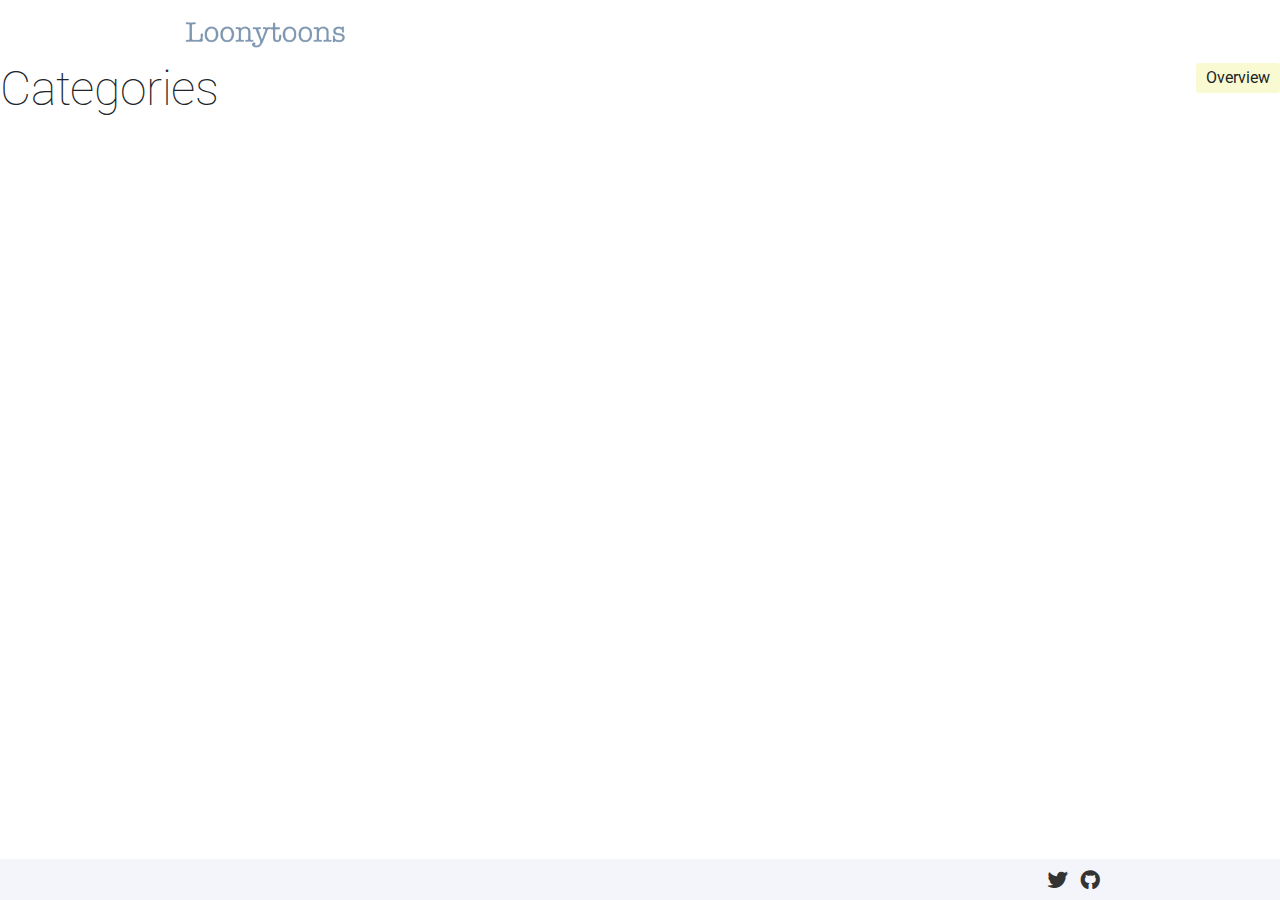
<file: categories/index.html>
<!DOCTYPE html>
<html lang="en">

<head>
  <meta charset="utf-8">
  <meta http-equiv="x-ua-compatible" content="ie=edge">
  <title>Categories - Loonytoons</title>
  <meta name="viewport" content="width=device-width, initial-scale=1">
  
  <link rel="icon" href="https://loonytoons.github.io/favicon.ico">

  
  
  <link rel="stylesheet" href="/css/style.min.94bf56e7bc741483d18c2dfa29b58d8619d0f6eb6ca5102ae0f769bffd1c15cc.css">
  

  

</head>

<body class='page page-default-list'>
  <div id="main-menu-mobile" class="main-menu-mobile">
  <ul>
    
    
    <li class="menu-item-home">
      <a href="/">
        <span>Home</span>
      </a>
    </li>
    
    <li class="menu-item-what i&#39;m reading">
      <a href="/reading/">
        <span>What I&#39;m Reading</span>
      </a>
    </li>
    
  </ul>
</div>
  <div class="wrapper">
    <div class='header'>
  <div class="container">
    <div class="logo">
      <a href="https://loonytoons.github.io"><img alt="Logo" src="/images/loonytoons.png" /></a>
    </div>
    <div class="logo-mobile">
      <a href="https://loonytoons.github.io"><img alt="Logo" src="/images/logo.png" /></a>
    </div>
    

    <button id="toggle-main-menu-mobile" class="hamburger hamburger--slider" type="button">
  <span class="hamburger-box">
    <span class="hamburger-inner"></span>
  </span>
</button>
  </div>
</div>


    
    

    
    

<span class="overview">Overview</span>
<h1 class="title">Categories</h1>
<div class="content">
  
</div>




    
  </div>

  <div class="sub-footer">
  <div class="container">
    <div class="sub-footer-inner">
      <ul class="list-inline">
        <li><a href="https://twitter.com/loonytoons"><i class="fab fa-twitter fa-lg"></i></a></li>
        <li><a href="https://github.com/loonytoons"><i class="fab fa-github fa-lg"></i></a></li>
      </ul>
    </div>
  </div>
</div>


  

  
  

  
  <script type="text/javascript" src="/js/scripts.min.1237ff71925bb8625c97a9af8db4c54525258bedfd7c47493daaff723bea755e.js"></script>
  

  
  
  
    
  


</body>

</html>
</file>
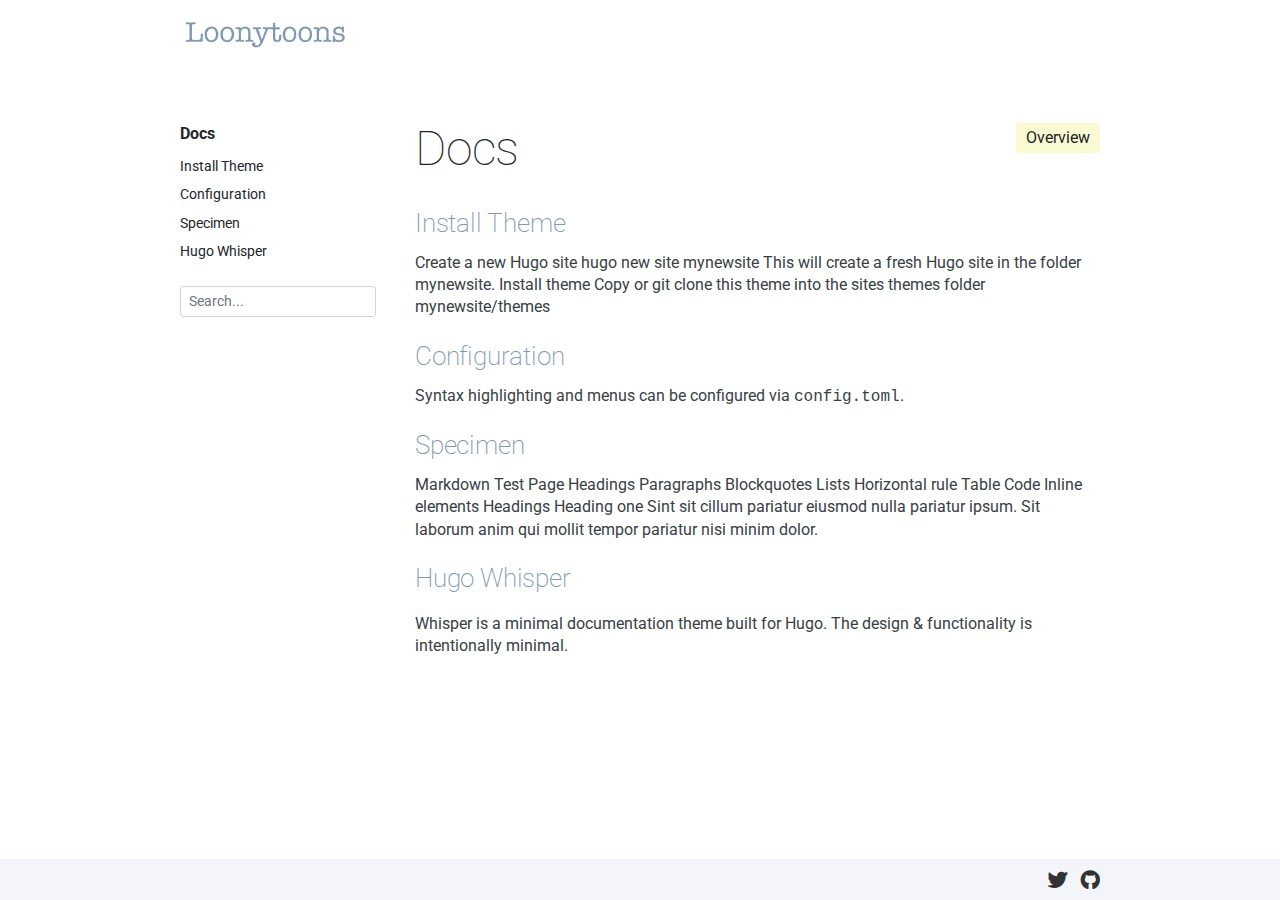
<file: docs/index.html>
<!DOCTYPE html>
<html lang="en">

<head>
  <meta charset="utf-8">
  <meta http-equiv="x-ua-compatible" content="ie=edge">
  <title>Docs - Loonytoons</title>
  <meta name="viewport" content="width=device-width, initial-scale=1">
  
  <link rel="icon" href="https://loonytoons.github.io/favicon.ico">

  
  
  <link rel="stylesheet" href="/css/style.min.94bf56e7bc741483d18c2dfa29b58d8619d0f6eb6ca5102ae0f769bffd1c15cc.css">
  

  

</head>

<body class='page page-default-list'>
  <div id="main-menu-mobile" class="main-menu-mobile">
  <ul>
    
    
    <li class="menu-item-home">
      <a href="/">
        <span>Home</span>
      </a>
    </li>
    
    <li class="menu-item-what i&#39;m reading">
      <a href="/reading/">
        <span>What I&#39;m Reading</span>
      </a>
    </li>
    
  </ul>
</div>
  <div class="wrapper">
    <div class='header'>
  <div class="container">
    <div class="logo">
      <a href="https://loonytoons.github.io"><img alt="Logo" src="/images/loonytoons.png" /></a>
    </div>
    <div class="logo-mobile">
      <a href="https://loonytoons.github.io"><img alt="Logo" src="/images/logo.png" /></a>
    </div>
    

    <button id="toggle-main-menu-mobile" class="hamburger hamburger--slider" type="button">
  <span class="hamburger-box">
    <span class="hamburger-inner"></span>
  </span>
</button>
  </div>
</div>


    
    
    
    
    
    

    
    <div class="container pt-2 pt-md-6 pb-3 pb-md-6">
      <div class="row">
        <div class="col-12 col-md-3 mb-3">
          <div class="sidebar">
            
<div class="docs-menu">
  <h4>Docs</h4>
  <ul>
    
    <li class="">
      <a href="https://loonytoons.github.io/docs/install-theme/">Install Theme</a>
    </li>
    
    <li class="">
      <a href="https://loonytoons.github.io/docs/configure/">Configuration</a>
    </li>
    
    <li class="">
      <a href="https://loonytoons.github.io/docs/specimen/">Specimen</a>
    </li>
    
    <li class="">
      <a href="https://loonytoons.github.io/docs/example/">Hugo Whisper</a>
    </li>
    
  </ul>
</div>

<form action="https://loonytoons.github.io/search" style="margin-top:20px" class="form-inline">
  <div class="form-group">
    <label class="sr-only" for="search-query">Search</label>
    <input id="search-query" name="s" title="Search" placeholder="Search..." class="form-control form-control-sm" />
  </div>
</form>

          </div>
        </div>
        <div class="col-12 col-md-9">
          

<span class="overview">Overview</span>
<h1 class="title">Docs</h1>
<div class="content">
  
</div>


<div class="summary mb-2">
  
  <h2 class="title-summary"><a href="https://loonytoons.github.io/docs/install-theme/">Install Theme</a></h2>
  <p>Create a new Hugo site hugo new site mynewsite This will create a fresh Hugo site in the folder mynewsite.
Install theme Copy or git clone this theme into the sites themes folder mynewsite/themes</p>
</div>


<div class="summary mb-2">
  
  <h2 class="title-summary"><a href="https://loonytoons.github.io/docs/configure/">Configuration</a></h2>
  <p>Syntax highlighting and menus can be configured via <code>config.toml</code>.</p>
</div>


<div class="summary mb-2">
  
  <h2 class="title-summary"><a href="https://loonytoons.github.io/docs/specimen/">Specimen</a></h2>
  <p>Markdown Test Page  Headings Paragraphs Blockquotes Lists Horizontal rule Table Code Inline elements  Headings Heading one Sint sit cillum pariatur eiusmod nulla pariatur ipsum. Sit laborum anim qui mollit tempor pariatur nisi minim dolor.</p>
</div>


<div class="summary mb-2">
  
  <h2 class="title-summary"><a href="https://loonytoons.github.io/docs/example/">Hugo Whisper</a></h2>
  <p><p>Whisper is a minimal documentation theme built for Hugo. The design &amp; functionality is intentionally minimal.</p></p>
</div>




        </div>
      </div>
    </div>
    
  </div>

  <div class="sub-footer">
  <div class="container">
    <div class="sub-footer-inner">
      <ul class="list-inline">
        <li><a href="https://twitter.com/loonytoons"><i class="fab fa-twitter fa-lg"></i></a></li>
        <li><a href="https://github.com/loonytoons"><i class="fab fa-github fa-lg"></i></a></li>
      </ul>
    </div>
  </div>
</div>


  

  
  

  
  <script type="text/javascript" src="/js/scripts.min.1237ff71925bb8625c97a9af8db4c54525258bedfd7c47493daaff723bea755e.js"></script>
  

  
  
  
    
  


</body>

</html>
</file>
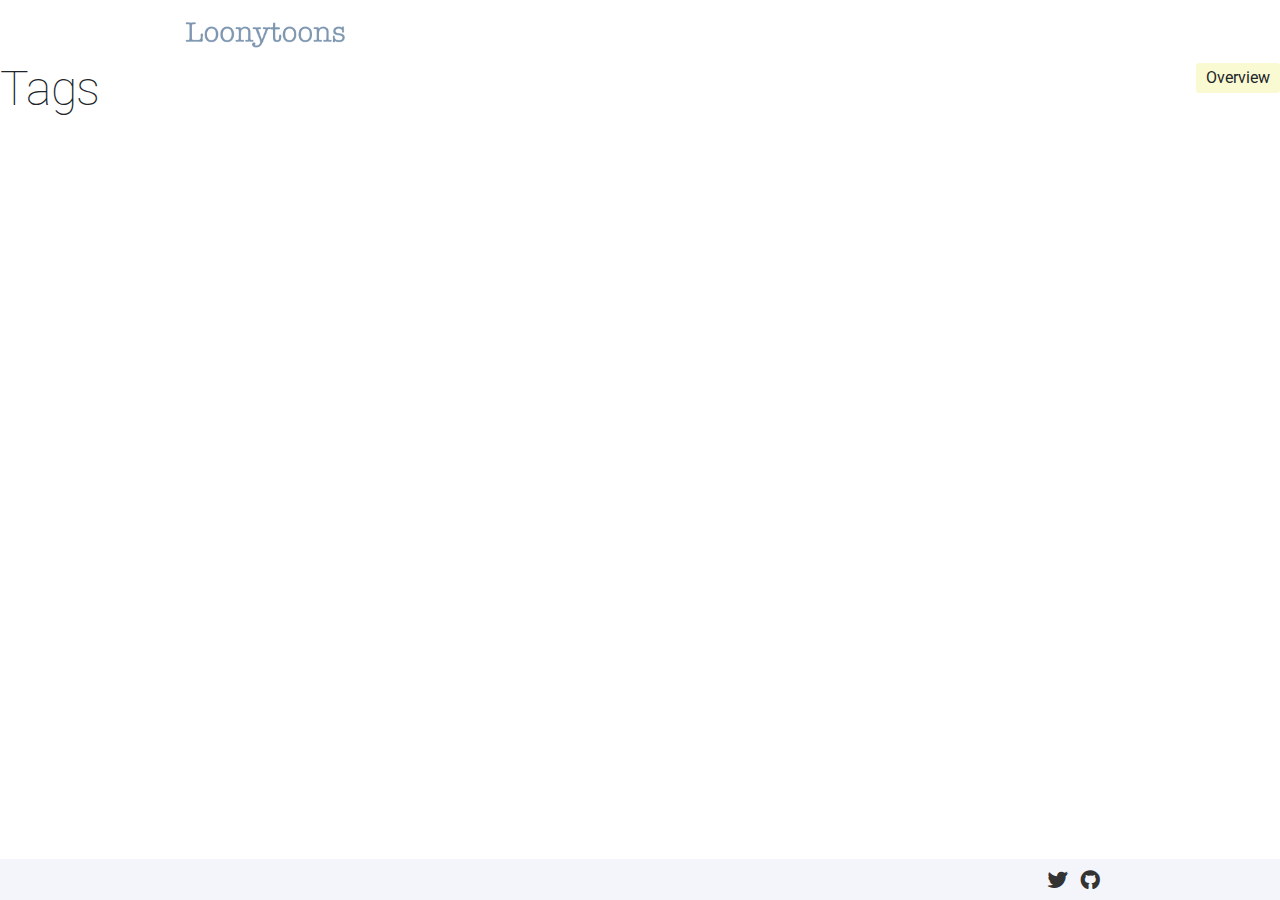
<file: tags/index.html>
<!DOCTYPE html>
<html lang="en">

<head>
  <meta charset="utf-8">
  <meta http-equiv="x-ua-compatible" content="ie=edge">
  <title>Tags - Loonytoons</title>
  <meta name="viewport" content="width=device-width, initial-scale=1">
  
  <link rel="icon" href="https://loonytoons.github.io/favicon.ico">

  
  
  <link rel="stylesheet" href="/css/style.min.94bf56e7bc741483d18c2dfa29b58d8619d0f6eb6ca5102ae0f769bffd1c15cc.css">
  

  

</head>

<body class='page page-default-list'>
  <div id="main-menu-mobile" class="main-menu-mobile">
  <ul>
    
    
    <li class="menu-item-home">
      <a href="/">
        <span>Home</span>
      </a>
    </li>
    
    <li class="menu-item-what i&#39;m reading">
      <a href="/reading/">
        <span>What I&#39;m Reading</span>
      </a>
    </li>
    
  </ul>
</div>
  <div class="wrapper">
    <div class='header'>
  <div class="container">
    <div class="logo">
      <a href="https://loonytoons.github.io"><img alt="Logo" src="/images/loonytoons.png" /></a>
    </div>
    <div class="logo-mobile">
      <a href="https://loonytoons.github.io"><img alt="Logo" src="/images/logo.png" /></a>
    </div>
    

    <button id="toggle-main-menu-mobile" class="hamburger hamburger--slider" type="button">
  <span class="hamburger-box">
    <span class="hamburger-inner"></span>
  </span>
</button>
  </div>
</div>


    
    

    
    

<span class="overview">Overview</span>
<h1 class="title">Tags</h1>
<div class="content">
  
</div>




    
  </div>

  <div class="sub-footer">
  <div class="container">
    <div class="sub-footer-inner">
      <ul class="list-inline">
        <li><a href="https://twitter.com/loonytoons"><i class="fab fa-twitter fa-lg"></i></a></li>
        <li><a href="https://github.com/loonytoons"><i class="fab fa-github fa-lg"></i></a></li>
      </ul>
    </div>
  </div>
</div>


  

  
  

  
  <script type="text/javascript" src="/js/scripts.min.1237ff71925bb8625c97a9af8db4c54525258bedfd7c47493daaff723bea755e.js"></script>
  

  
  
  
    
  


</body>

</html>
</file>
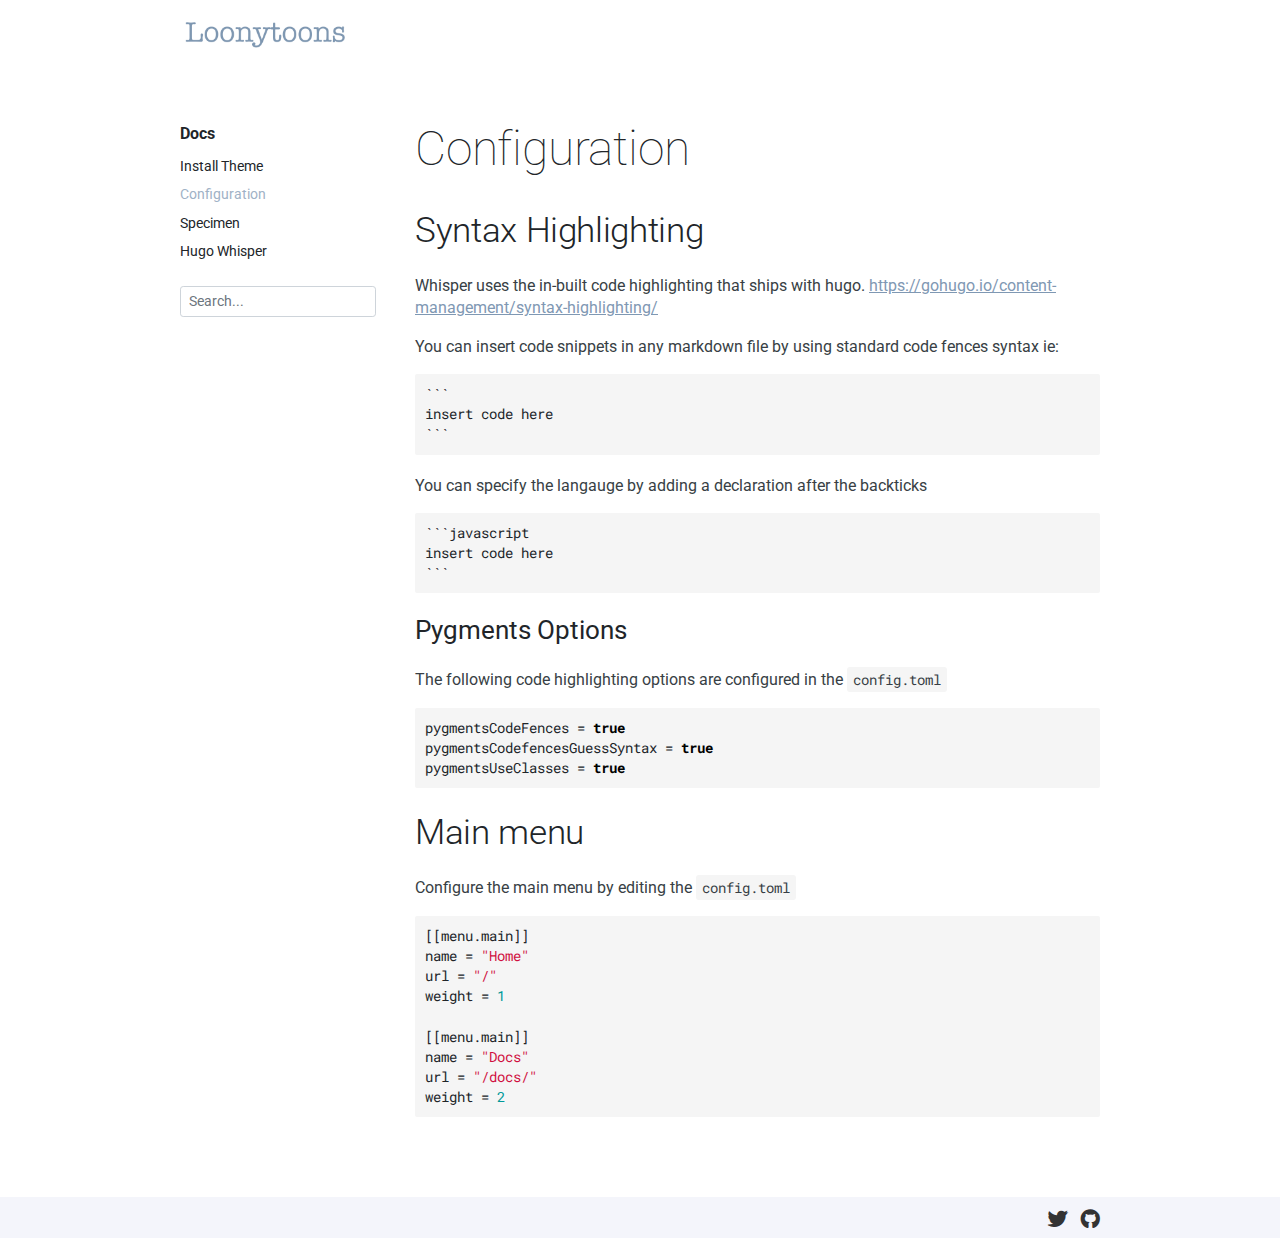
<file: docs/configure/index.html>
<!DOCTYPE html>
<html lang="en">

<head>
  <meta charset="utf-8">
  <meta http-equiv="x-ua-compatible" content="ie=edge">
  <title>Configuration - Loonytoons</title>
  <meta name="viewport" content="width=device-width, initial-scale=1">
  
  <link rel="icon" href="https://loonytoons.github.io/favicon.ico">

  
  
  <link rel="stylesheet" href="/css/style.min.94bf56e7bc741483d18c2dfa29b58d8619d0f6eb6ca5102ae0f769bffd1c15cc.css">
  

  

</head>

<body class='page page-default-single'>
  <div id="main-menu-mobile" class="main-menu-mobile">
  <ul>
    
    
    <li class="menu-item-home">
      <a href="/">
        <span>Home</span>
      </a>
    </li>
    
    <li class="menu-item-what i&#39;m reading">
      <a href="/reading/">
        <span>What I&#39;m Reading</span>
      </a>
    </li>
    
  </ul>
</div>
  <div class="wrapper">
    <div class='header'>
  <div class="container">
    <div class="logo">
      <a href="https://loonytoons.github.io"><img alt="Logo" src="/images/loonytoons.png" /></a>
    </div>
    <div class="logo-mobile">
      <a href="https://loonytoons.github.io"><img alt="Logo" src="/images/logo.png" /></a>
    </div>
    

    <button id="toggle-main-menu-mobile" class="hamburger hamburger--slider" type="button">
  <span class="hamburger-box">
    <span class="hamburger-inner"></span>
  </span>
</button>
  </div>
</div>


    
    
    
    
    
    

    
    <div class="container pt-2 pt-md-6 pb-3 pb-md-6">
      <div class="row">
        <div class="col-12 col-md-3 mb-3">
          <div class="sidebar">
            
<div class="docs-menu">
  <h4>Docs</h4>
  <ul>
    
    <li class="">
      <a href="https://loonytoons.github.io/docs/install-theme/">Install Theme</a>
    </li>
    
    <li class="active ">
      <a href="https://loonytoons.github.io/docs/configure/">Configuration</a>
    </li>
    
    <li class="">
      <a href="https://loonytoons.github.io/docs/specimen/">Specimen</a>
    </li>
    
    <li class="">
      <a href="https://loonytoons.github.io/docs/example/">Hugo Whisper</a>
    </li>
    
  </ul>
</div>

<form action="https://loonytoons.github.io/search" style="margin-top:20px" class="form-inline">
  <div class="form-group">
    <label class="sr-only" for="search-query">Search</label>
    <input id="search-query" name="s" title="Search" placeholder="Search..." class="form-control form-control-sm" />
  </div>
</form>

          </div>
        </div>
        <div class="col-12 col-md-9">
          
<h1 class="title">Configuration</h1>
<div class="content ">
  

<h2 id="syntax-highlighting">Syntax Highlighting</h2>

<p>Whisper uses the in-built code highlighting that ships with hugo. <a href="https://gohugo.io/content-management/syntax-highlighting/">https://gohugo.io/content-management/syntax-highlighting/</a></p>

<p>You can insert code snippets in any markdown file by using standard code fences syntax ie:</p>
<div class="highlight"><pre class="chroma">```
insert code here
```</pre></div>
<p>You can specify the langauge by adding a declaration after the backticks</p>
<div class="highlight"><pre class="chroma">```javascript
insert code here
```</pre></div>
<h3 id="pygments-options">Pygments Options</h3>

<p>The following code highlighting options are configured in the <code>config.toml</code></p>
<div class="highlight"><pre class="chroma"><code class="language-toml" data-lang="toml"><span class="nx">pygmentsCodeFences</span> <span class="p">=</span> <span class="kc">true</span>
<span class="nx">pygmentsCodefencesGuessSyntax</span> <span class="p">=</span> <span class="kc">true</span>
<span class="nx">pygmentsUseClasses</span> <span class="p">=</span> <span class="kc">true</span></code></pre></div>
<h2 id="main-menu">Main menu</h2>

<p>Configure the main menu by editing the <code>config.toml</code></p>
<div class="highlight"><pre class="chroma"><code class="language-toml" data-lang="toml"><span class="p">[[</span><span class="nx">menu</span><span class="p">.</span><span class="nx">main</span><span class="p">]]</span>
<span class="nx">name</span> <span class="p">=</span> <span class="s2">&#34;Home&#34;</span>
<span class="nx">url</span> <span class="p">=</span> <span class="s2">&#34;/&#34;</span>
<span class="nx">weight</span> <span class="p">=</span> <span class="mi">1</span>

<span class="p">[[</span><span class="nx">menu</span><span class="p">.</span><span class="nx">main</span><span class="p">]]</span>
<span class="nx">name</span> <span class="p">=</span> <span class="s2">&#34;Docs&#34;</span>
<span class="nx">url</span> <span class="p">=</span> <span class="s2">&#34;/docs/&#34;</span>
<span class="nx">weight</span> <span class="p">=</span> <span class="mi">2</span></code></pre></div>
</div>
</div>

        </div>
      </div>
    </div>
    
  </div>

  <div class="sub-footer">
  <div class="container">
    <div class="sub-footer-inner">
      <ul class="list-inline">
        <li><a href="https://twitter.com/loonytoons"><i class="fab fa-twitter fa-lg"></i></a></li>
        <li><a href="https://github.com/loonytoons"><i class="fab fa-github fa-lg"></i></a></li>
      </ul>
    </div>
  </div>
</div>


  

  
  

  
  <script type="text/javascript" src="/js/scripts.min.1237ff71925bb8625c97a9af8db4c54525258bedfd7c47493daaff723bea755e.js"></script>
  

  
  
  
    
  


</body>

</html>
</file>
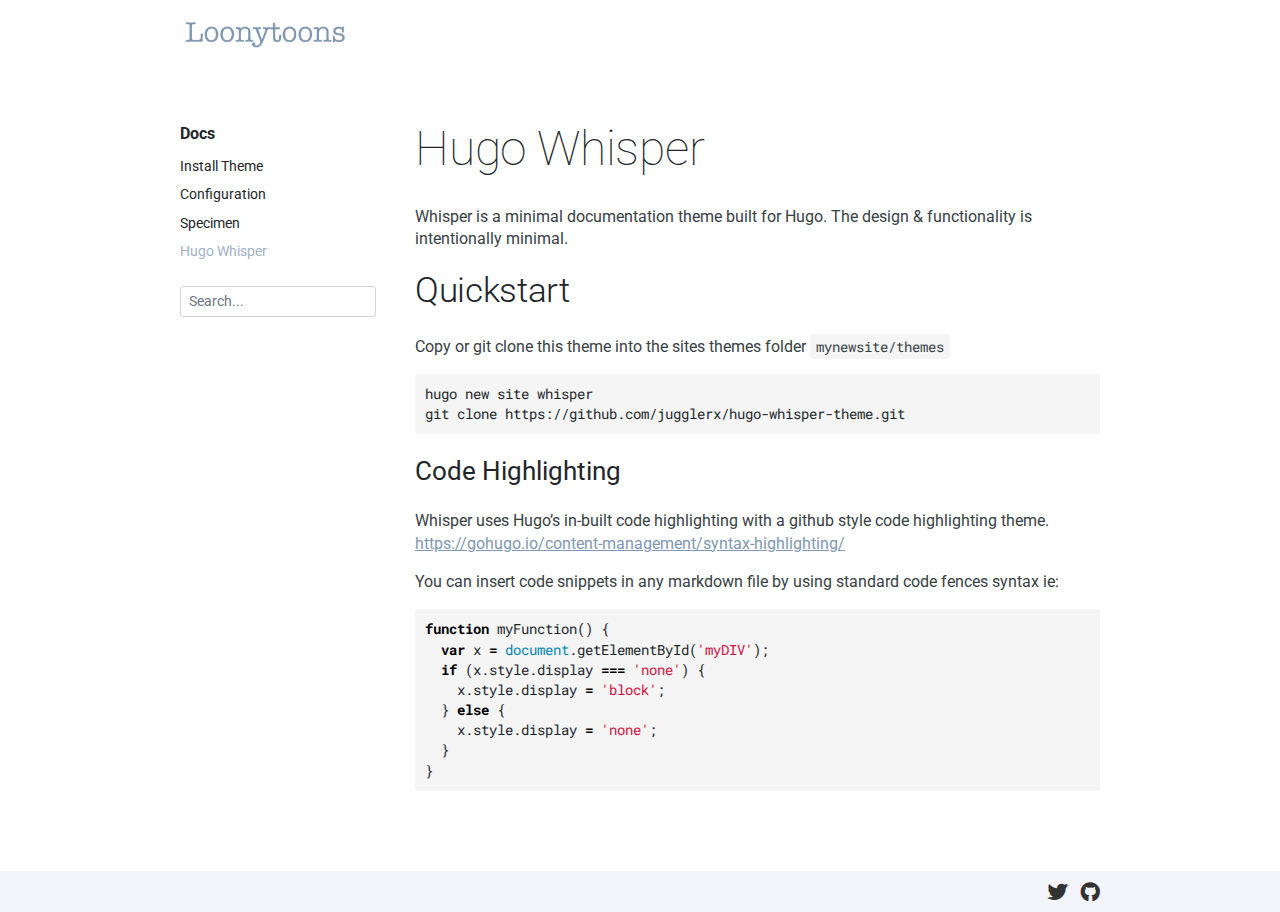
<file: docs/example/index.html>
<!DOCTYPE html>
<html lang="en">

<head>
  <meta charset="utf-8">
  <meta http-equiv="x-ua-compatible" content="ie=edge">
  <title>Hugo Whisper - Loonytoons</title>
  <meta name="viewport" content="width=device-width, initial-scale=1">
  
  <link rel="icon" href="https://loonytoons.github.io/favicon.ico">

  
  
  <link rel="stylesheet" href="/css/style.min.94bf56e7bc741483d18c2dfa29b58d8619d0f6eb6ca5102ae0f769bffd1c15cc.css">
  

  

</head>

<body class='page page-default-single'>
  <div id="main-menu-mobile" class="main-menu-mobile">
  <ul>
    
    
    <li class="menu-item-home">
      <a href="/">
        <span>Home</span>
      </a>
    </li>
    
    <li class="menu-item-what i&#39;m reading">
      <a href="/reading/">
        <span>What I&#39;m Reading</span>
      </a>
    </li>
    
  </ul>
</div>
  <div class="wrapper">
    <div class='header'>
  <div class="container">
    <div class="logo">
      <a href="https://loonytoons.github.io"><img alt="Logo" src="/images/loonytoons.png" /></a>
    </div>
    <div class="logo-mobile">
      <a href="https://loonytoons.github.io"><img alt="Logo" src="/images/logo.png" /></a>
    </div>
    

    <button id="toggle-main-menu-mobile" class="hamburger hamburger--slider" type="button">
  <span class="hamburger-box">
    <span class="hamburger-inner"></span>
  </span>
</button>
  </div>
</div>


    
    
    
    
    
    

    
    <div class="container pt-2 pt-md-6 pb-3 pb-md-6">
      <div class="row">
        <div class="col-12 col-md-3 mb-3">
          <div class="sidebar">
            
<div class="docs-menu">
  <h4>Docs</h4>
  <ul>
    
    <li class="">
      <a href="https://loonytoons.github.io/docs/install-theme/">Install Theme</a>
    </li>
    
    <li class="">
      <a href="https://loonytoons.github.io/docs/configure/">Configuration</a>
    </li>
    
    <li class="">
      <a href="https://loonytoons.github.io/docs/specimen/">Specimen</a>
    </li>
    
    <li class="active ">
      <a href="https://loonytoons.github.io/docs/example/">Hugo Whisper</a>
    </li>
    
  </ul>
</div>

<form action="https://loonytoons.github.io/search" style="margin-top:20px" class="form-inline">
  <div class="form-group">
    <label class="sr-only" for="search-query">Search</label>
    <input id="search-query" name="s" title="Search" placeholder="Search..." class="form-control form-control-sm" />
  </div>
</form>

          </div>
        </div>
        <div class="col-12 col-md-9">
          
<h1 class="title">Hugo Whisper</h1>
<div class="content ">
  <p>Whisper is a minimal documentation theme built for Hugo. The design &amp; functionality is intentionally minimal.</p>

<h2 id="quickstart">Quickstart</h2>

<p>Copy or git clone this theme into the sites themes folder <code>mynewsite/themes</code></p>
<div class="highlight"><pre class="chroma">hugo new site whisper
git clone https://github.com/jugglerx/hugo-whisper-theme.git</pre></div>
<h3 id="code-highlighting">Code Highlighting</h3>

<p>Whisper uses Hugo&rsquo;s in-built code highlighting with a github style code highlighting theme. <a href="https://gohugo.io/content-management/syntax-highlighting/">https://gohugo.io/content-management/syntax-highlighting/</a></p>

<p>You can insert code snippets in any markdown file by using standard code fences syntax ie:</p>
<div class="highlight"><pre class="chroma"><code class="language-js" data-lang="js"><span class="kd">function</span> <span class="nx">myFunction</span><span class="p">()</span> <span class="p">{</span>
  <span class="kd">var</span> <span class="nx">x</span> <span class="o">=</span> <span class="nb">document</span><span class="p">.</span><span class="nx">getElementById</span><span class="p">(</span><span class="s1">&#39;myDIV&#39;</span><span class="p">);</span>
  <span class="k">if</span> <span class="p">(</span><span class="nx">x</span><span class="p">.</span><span class="nx">style</span><span class="p">.</span><span class="nx">display</span> <span class="o">===</span> <span class="s1">&#39;none&#39;</span><span class="p">)</span> <span class="p">{</span>
    <span class="nx">x</span><span class="p">.</span><span class="nx">style</span><span class="p">.</span><span class="nx">display</span> <span class="o">=</span> <span class="s1">&#39;block&#39;</span><span class="p">;</span>
  <span class="p">}</span> <span class="k">else</span> <span class="p">{</span>
    <span class="nx">x</span><span class="p">.</span><span class="nx">style</span><span class="p">.</span><span class="nx">display</span> <span class="o">=</span> <span class="s1">&#39;none&#39;</span><span class="p">;</span>
  <span class="p">}</span>
<span class="p">}</span>
</code></pre></div>
</div>
</div>

        </div>
      </div>
    </div>
    
  </div>

  <div class="sub-footer">
  <div class="container">
    <div class="sub-footer-inner">
      <ul class="list-inline">
        <li><a href="https://twitter.com/loonytoons"><i class="fab fa-twitter fa-lg"></i></a></li>
        <li><a href="https://github.com/loonytoons"><i class="fab fa-github fa-lg"></i></a></li>
      </ul>
    </div>
  </div>
</div>


  

  
  

  
  <script type="text/javascript" src="/js/scripts.min.1237ff71925bb8625c97a9af8db4c54525258bedfd7c47493daaff723bea755e.js"></script>
  

  
  
  
    
  


</body>

</html>
</file>
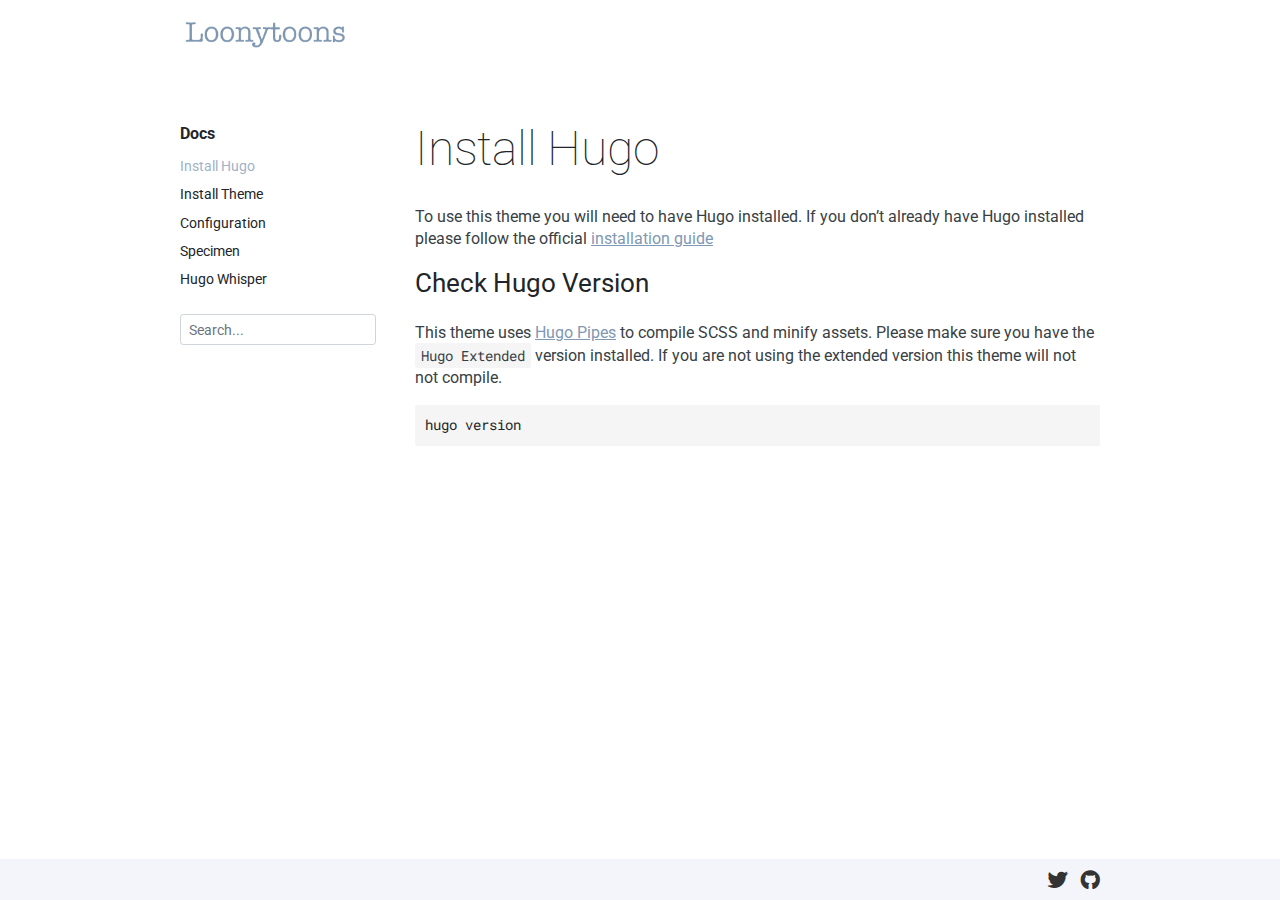
<file: docs/install-hugo/index.html>
<!DOCTYPE html>
<html lang="en">

<head>
  <meta charset="utf-8">
  <meta http-equiv="x-ua-compatible" content="ie=edge">
  <title>Install Hugo - Loonytoons</title>
  <meta name="viewport" content="width=device-width, initial-scale=1">
  
  <link rel="icon" href="https://loonytoons.github.io/favicon.ico">

  
  
  <link rel="stylesheet" href="/css/style.min.94bf56e7bc741483d18c2dfa29b58d8619d0f6eb6ca5102ae0f769bffd1c15cc.css">
  

  

</head>

<body class='page page-default-single'>
  <div id="main-menu-mobile" class="main-menu-mobile">
  <ul>
    
    
    <li class="menu-item-home">
      <a href="/">
        <span>Home</span>
      </a>
    </li>
    
    <li class="menu-item-what i&#39;m reading">
      <a href="/reading/">
        <span>What I&#39;m Reading</span>
      </a>
    </li>
    
  </ul>
</div>
  <div class="wrapper">
    <div class='header'>
  <div class="container">
    <div class="logo">
      <a href="https://loonytoons.github.io"><img alt="Logo" src="/images/loonytoons.png" /></a>
    </div>
    <div class="logo-mobile">
      <a href="https://loonytoons.github.io"><img alt="Logo" src="/images/logo.png" /></a>
    </div>
    

    <button id="toggle-main-menu-mobile" class="hamburger hamburger--slider" type="button">
  <span class="hamburger-box">
    <span class="hamburger-inner"></span>
  </span>
</button>
  </div>
</div>


    
    
    
    
    
    

    
    <div class="container pt-2 pt-md-6 pb-3 pb-md-6">
      <div class="row">
        <div class="col-12 col-md-3 mb-3">
          <div class="sidebar">
            
<div class="docs-menu">
  <h4>Docs</h4>
  <ul>
    
    <li class="active ">
      <a href="https://loonytoons.github.io/docs/install-hugo/">Install Hugo</a>
    </li>
    
    <li class="">
      <a href="https://loonytoons.github.io/docs/install-theme/">Install Theme</a>
    </li>
    
    <li class="">
      <a href="https://loonytoons.github.io/docs/configure/">Configuration</a>
    </li>
    
    <li class="">
      <a href="https://loonytoons.github.io/docs/specimen/">Specimen</a>
    </li>
    
    <li class="">
      <a href="https://loonytoons.github.io/docs/example/">Hugo Whisper</a>
    </li>
    
  </ul>
</div>

<form action="https://loonytoons.github.io/search" style="margin-top:20px" class="form-inline">
  <div class="form-group">
    <label class="sr-only" for="search-query">Search</label>
    <input id="search-query" name="s" title="Search" placeholder="Search..." class="form-control form-control-sm" />
  </div>
</form>

          </div>
        </div>
        <div class="col-12 col-md-9">
          
<h1 class="title">Install Hugo</h1>
<div class="content ">
  

<p>To use this theme you will need to have Hugo installed. If you don&rsquo;t already have Hugo installed please follow the official <a href="https://gohugo.io/getting-started/installing/">installation guide</a></p>

<h3 id="check-hugo-version">Check Hugo Version</h3>

<p>This theme uses <a href="https://gohugo.io/hugo-pipes/scss-sass/">Hugo Pipes</a> to compile SCSS and minify assets. Please make sure you have the <code>Hugo Extended</code> version installed. If you are not using the extended version this theme will not not compile.</p>
<div class="highlight"><pre class="chroma">hugo version</pre></div>
</div>
</div>

        </div>
      </div>
    </div>
    
  </div>

  <div class="sub-footer">
  <div class="container">
    <div class="sub-footer-inner">
      <ul class="list-inline">
        <li><a href="https://twitter.com/loonytoons"><i class="fab fa-twitter fa-lg"></i></a></li>
        <li><a href="https://github.com/loonytoons"><i class="fab fa-github fa-lg"></i></a></li>
      </ul>
    </div>
  </div>
</div>


  

  
  

  
  <script type="text/javascript" src="/js/scripts.min.1237ff71925bb8625c97a9af8db4c54525258bedfd7c47493daaff723bea755e.js"></script>
  

  
  
  
    
  


</body>

</html>
</file>
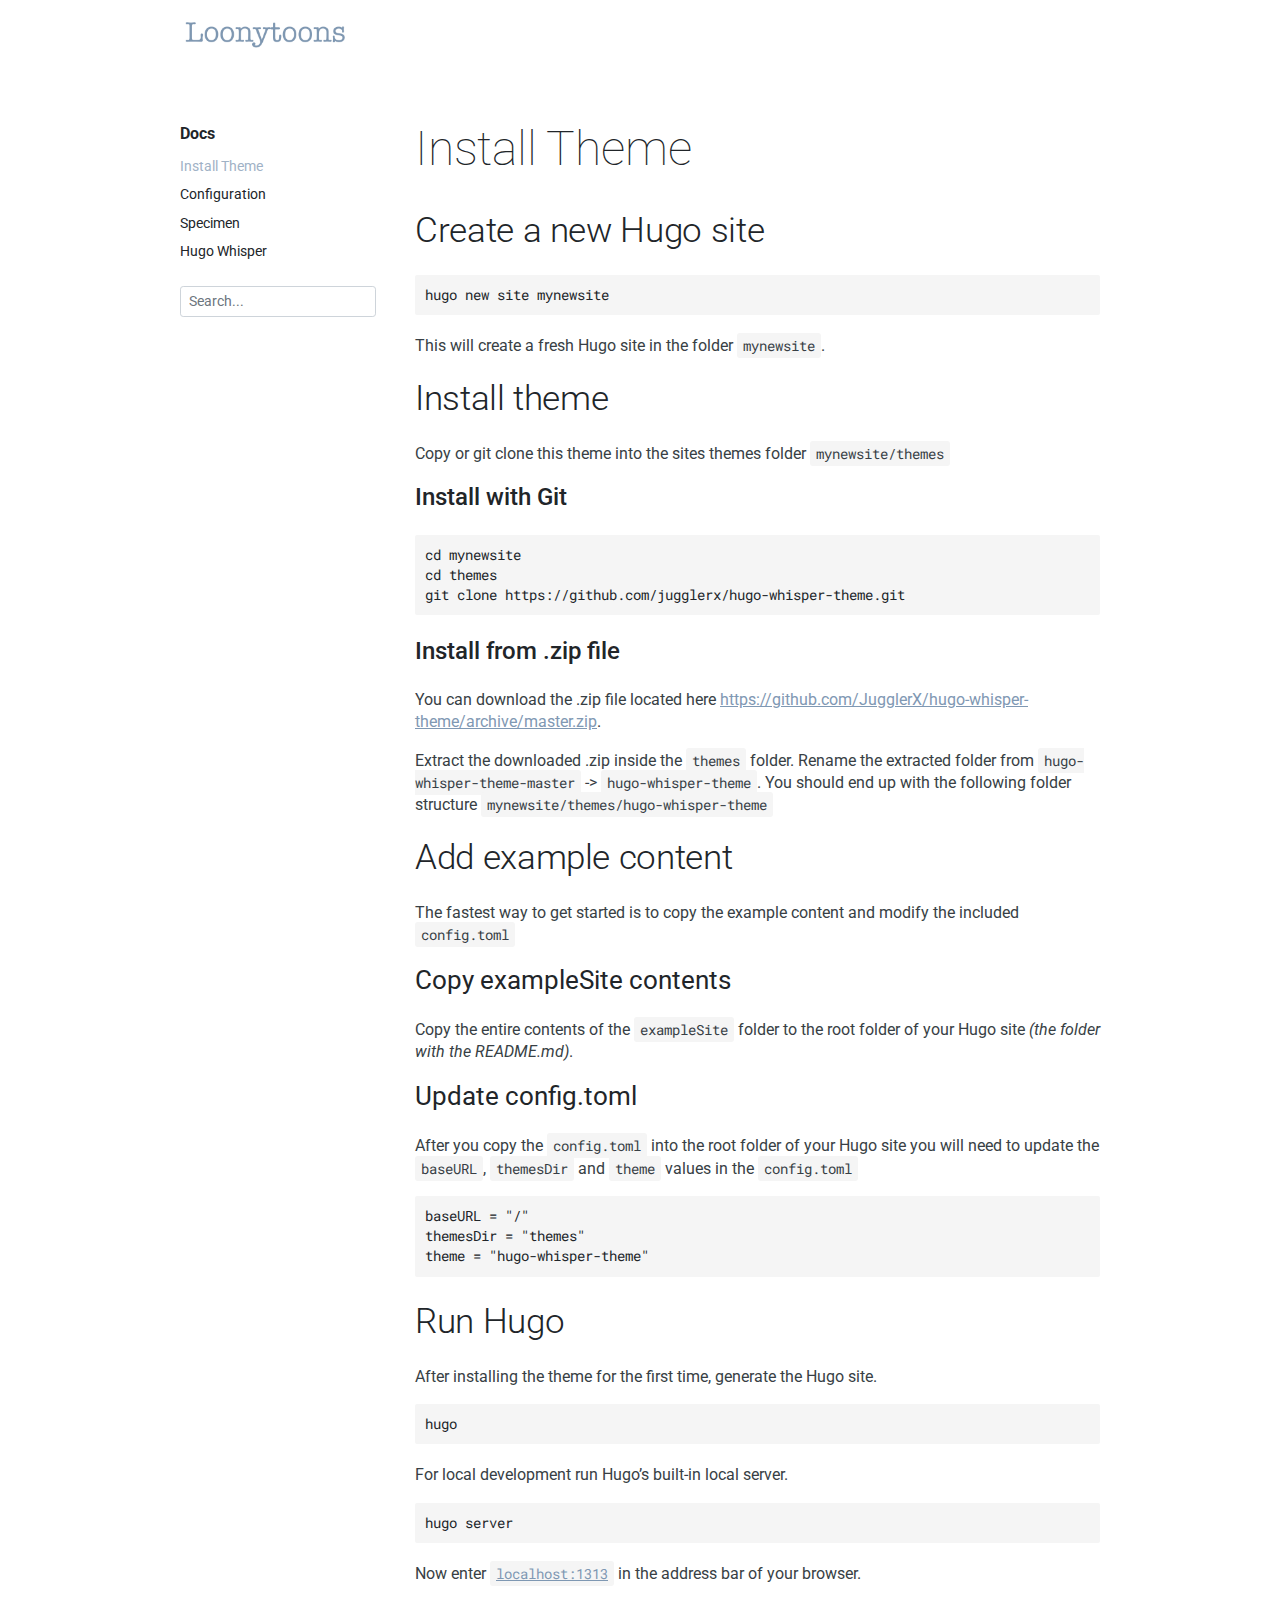
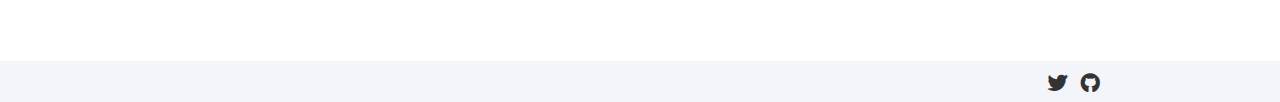
<file: docs/install-theme/index.html>
<!DOCTYPE html>
<html lang="en">

<head>
  <meta charset="utf-8">
  <meta http-equiv="x-ua-compatible" content="ie=edge">
  <title>Install Theme - Loonytoons</title>
  <meta name="viewport" content="width=device-width, initial-scale=1">
  
  <link rel="icon" href="https://loonytoons.github.io/favicon.ico">

  
  
  <link rel="stylesheet" href="/css/style.min.94bf56e7bc741483d18c2dfa29b58d8619d0f6eb6ca5102ae0f769bffd1c15cc.css">
  

  

</head>

<body class='page page-default-single'>
  <div id="main-menu-mobile" class="main-menu-mobile">
  <ul>
    
    
    <li class="menu-item-home">
      <a href="/">
        <span>Home</span>
      </a>
    </li>
    
    <li class="menu-item-what i&#39;m reading">
      <a href="/reading/">
        <span>What I&#39;m Reading</span>
      </a>
    </li>
    
  </ul>
</div>
  <div class="wrapper">
    <div class='header'>
  <div class="container">
    <div class="logo">
      <a href="https://loonytoons.github.io"><img alt="Logo" src="/images/loonytoons.png" /></a>
    </div>
    <div class="logo-mobile">
      <a href="https://loonytoons.github.io"><img alt="Logo" src="/images/logo.png" /></a>
    </div>
    

    <button id="toggle-main-menu-mobile" class="hamburger hamburger--slider" type="button">
  <span class="hamburger-box">
    <span class="hamburger-inner"></span>
  </span>
</button>
  </div>
</div>


    
    
    
    
    
    

    
    <div class="container pt-2 pt-md-6 pb-3 pb-md-6">
      <div class="row">
        <div class="col-12 col-md-3 mb-3">
          <div class="sidebar">
            
<div class="docs-menu">
  <h4>Docs</h4>
  <ul>
    
    <li class="active ">
      <a href="https://loonytoons.github.io/docs/install-theme/">Install Theme</a>
    </li>
    
    <li class="">
      <a href="https://loonytoons.github.io/docs/configure/">Configuration</a>
    </li>
    
    <li class="">
      <a href="https://loonytoons.github.io/docs/specimen/">Specimen</a>
    </li>
    
    <li class="">
      <a href="https://loonytoons.github.io/docs/example/">Hugo Whisper</a>
    </li>
    
  </ul>
</div>

<form action="https://loonytoons.github.io/search" style="margin-top:20px" class="form-inline">
  <div class="form-group">
    <label class="sr-only" for="search-query">Search</label>
    <input id="search-query" name="s" title="Search" placeholder="Search..." class="form-control form-control-sm" />
  </div>
</form>

          </div>
        </div>
        <div class="col-12 col-md-9">
          
<h1 class="title">Install Theme</h1>
<div class="content ">
  

<h2 id="create-a-new-hugo-site">Create a new Hugo site</h2>
<div class="highlight"><pre class="chroma">hugo new site mynewsite</pre></div>
<p>This will create a fresh Hugo site in the folder <code>mynewsite</code>.</p>

<h2 id="install-theme">Install theme</h2>

<p>Copy or git clone this theme into the sites themes folder <code>mynewsite/themes</code></p>

<h4 id="install-with-git">Install with Git</h4>
<div class="highlight"><pre class="chroma">cd mynewsite
cd themes
git clone https://github.com/jugglerx/hugo-whisper-theme.git</pre></div>
<h4 id="install-from-zip-file">Install from .zip file</h4>

<p>You can download the .zip file located here <a href="https://github.com/JugglerX/hugo-whisper-theme/archive/master.zip">https://github.com/JugglerX/hugo-whisper-theme/archive/master.zip</a>.</p>

<p>Extract the downloaded .zip inside the <code>themes</code> folder. Rename the extracted folder from <code>hugo-whisper-theme-master</code> -&gt; <code>hugo-whisper-theme</code>. You should end up with the following folder structure <code>mynewsite/themes/hugo-whisper-theme</code></p>

<h2 id="add-example-content">Add example content</h2>

<p>The fastest way to get started is to copy the example content and modify the included <code>config.toml</code></p>

<h3 id="copy-examplesite-contents">Copy exampleSite contents</h3>

<p>Copy the entire contents of the <code>exampleSite</code> folder to the root folder of your Hugo site <em>(the folder with the README.md)</em>.</p>

<h3 id="update-config-toml">Update config.toml</h3>

<p>After you copy the <code>config.toml</code> into the root folder of your Hugo site you will need to update the <code>baseURL</code>, <code>themesDir</code> and <code>theme</code> values in the <code>config.toml</code></p>
<div class="highlight"><pre class="chroma">baseURL = &#34;/&#34;
themesDir = &#34;themes&#34;
theme = &#34;hugo-whisper-theme&#34;</pre></div>
<h2 id="run-hugo">Run Hugo</h2>

<p>After installing the theme for the first time, generate the Hugo site.</p>
<div class="highlight"><pre class="chroma">hugo</pre></div>
<p>For local development run Hugo&rsquo;s built-in local server.</p>
<div class="highlight"><pre class="chroma">hugo server</pre></div>
<p>Now enter <a href="http://localhost:1313"><code>localhost:1313</code></a> in the address bar of your browser.</p>

</div>
</div>

        </div>
      </div>
    </div>
    
  </div>

  <div class="sub-footer">
  <div class="container">
    <div class="sub-footer-inner">
      <ul class="list-inline">
        <li><a href="https://twitter.com/loonytoons"><i class="fab fa-twitter fa-lg"></i></a></li>
        <li><a href="https://github.com/loonytoons"><i class="fab fa-github fa-lg"></i></a></li>
      </ul>
    </div>
  </div>
</div>


  

  
  

  
  <script type="text/javascript" src="/js/scripts.min.1237ff71925bb8625c97a9af8db4c54525258bedfd7c47493daaff723bea755e.js"></script>
  

  
  
  
    
  


</body>

</html>
</file>
<file: css/style.min.94bf56e7bc741483d18c2dfa29b58d8619d0f6eb6ca5102ae0f769bffd1c15cc.css>
@charset "UTF-8";@import "https://fonts.googleapis.com/css?family=Roboto:300,400,500,700|Lora:400,700|Roboto+Mono:300,400";*,*::before,*::after{box-sizing:border-box}html{font-family:sans-serif;line-height:1.15;-webkit-text-size-adjust:100%;-webkit-tap-highlight-color:rgba(33,37,41,0)}article,aside,figcaption,figure,footer,header,hgroup,main,nav,section{display:block}body{margin:0;font-family:roboto,Arial,sans-serif,-apple-system;font-size:1rem;font-weight:400;line-height:1.4;color:#212529;text-align:left;background-color:#fff}[tabindex="-1"]:focus{outline:0!important}hr{box-sizing:content-box;height:0;overflow:visible}h1,h2,h3,h4,h5,h6{margin-top:0;margin-bottom:.5rem}p{margin-top:0;margin-bottom:1rem}abbr[title],abbr[data-original-title]{text-decoration:underline;text-decoration:underline dotted;cursor:help;border-bottom:0;text-decoration-skip-ink:none}address{margin-bottom:1rem;font-style:normal;line-height:inherit}ol,ul,dl{margin-top:0;margin-bottom:1rem}ol ol,ul ul,ol ul,ul ol{margin-bottom:0}dt{font-weight:700}dd{margin-bottom:.5rem;margin-left:0}blockquote{margin:0 0 1rem}b,strong{font-weight:bolder}small{font-size:80%}sub,sup{position:relative;font-size:75%;line-height:0;vertical-align:baseline}sub{bottom:-.25em}sup{top:-.5em}a{color:#7f98b3;text-decoration:none;background-color:transparent}a:hover{color:#bfccd9;text-decoration:underline}a:not([href]):not([tabindex]){color:inherit;text-decoration:none}a:not([href]):not([tabindex]):hover,a:not([href]):not([tabindex]):focus{color:inherit;text-decoration:none}a:not([href]):not([tabindex]):focus{outline:0}pre,code,kbd,samp{font-family:SFMono-Regular,Menlo,Monaco,Consolas,liberation mono,courier new,monospace;font-size:1em}pre{margin-top:0;margin-bottom:1rem;overflow:auto}figure{margin:0 0 1rem}img{vertical-align:middle;border-style:none}svg{overflow:hidden;vertical-align:middle}table{border-collapse:collapse}caption{padding-top:.75rem;padding-bottom:.75rem;color:#6c757d;text-align:left;caption-side:bottom}th{text-align:inherit}label{display:inline-block;margin-bottom:.5rem}button{border-radius:0}button:focus{outline:1px dotted;outline:5px auto -webkit-focus-ring-color}input,button,select,optgroup,textarea{margin:0;font-family:inherit;font-size:inherit;line-height:inherit}button,input{overflow:visible}button,select{text-transform:none}select{word-wrap:normal}button,[type=button],[type=reset],[type=submit]{-webkit-appearance:button}button:not(:disabled),[type=button]:not(:disabled),[type=reset]:not(:disabled),[type=submit]:not(:disabled){cursor:pointer}button::-moz-focus-inner,[type=button]::-moz-focus-inner,[type=reset]::-moz-focus-inner,[type=submit]::-moz-focus-inner{padding:0;border-style:none}input[type=radio],input[type=checkbox]{box-sizing:border-box;padding:0}input[type=date],input[type=time],input[type=datetime-local],input[type=month]{-webkit-appearance:listbox}textarea{overflow:auto;resize:vertical}fieldset{min-width:0;padding:0;margin:0;border:0}legend{display:block;width:100%;max-width:100%;padding:0;margin-bottom:.5rem;font-size:1.5rem;line-height:inherit;color:inherit;white-space:normal}progress{vertical-align:baseline}[type=number]::-webkit-inner-spin-button,[type=number]::-webkit-outer-spin-button{height:auto}[type=search]{outline-offset:-2px;-webkit-appearance:none}[type=search]::-webkit-search-decoration{-webkit-appearance:none}::-webkit-file-upload-button{font:inherit;-webkit-appearance:button}output{display:inline-block}summary{display:list-item;cursor:pointer}template{display:none}[hidden]{display:none!important}.align-baseline{vertical-align:baseline!important}.align-top{vertical-align:top!important}.align-middle{vertical-align:middle!important}.align-bottom{vertical-align:bottom!important}.align-text-bottom{vertical-align:text-bottom!important}.align-text-top{vertical-align:text-top!important}.bg-primary{background-color:#7f98b3!important}a.bg-primary:hover,a.bg-primary:focus,button.bg-primary:hover,button.bg-primary:focus{background-color:#5f7ea0!important}.bg-secondary{background-color:#ffbab5!important}a.bg-secondary:hover,a.bg-secondary:focus,button.bg-secondary:hover,button.bg-secondary:focus{background-color:#ff8a82!important}.bg-success{background-color:#28a745!important}a.bg-success:hover,a.bg-success:focus,button.bg-success:hover,button.bg-success:focus{background-color:#1e7e34!important}.bg-info{background-color:#17a2b8!important}a.bg-info:hover,a.bg-info:focus,button.bg-info:hover,button.bg-info:focus{background-color:#117a8b!important}.bg-warning{background-color:#ffc107!important}a.bg-warning:hover,a.bg-warning:focus,button.bg-warning:hover,button.bg-warning:focus{background-color:#d39e00!important}.bg-danger{background-color:#dc3545!important}a.bg-danger:hover,a.bg-danger:focus,button.bg-danger:hover,button.bg-danger:focus{background-color:#bd2130!important}.bg-light{background-color:#f8f9fa!important}a.bg-light:hover,a.bg-light:focus,button.bg-light:hover,button.bg-light:focus{background-color:#dae0e5!important}.bg-dark{background-color:#343a40!important}a.bg-dark:hover,a.bg-dark:focus,button.bg-dark:hover,button.bg-dark:focus{background-color:#1d2124!important}.bg-white{background-color:#fff!important}.bg-transparent{background-color:transparent!important}.border{border:1px solid #dee2e6!important}.border-top{border-top:1px solid #dee2e6!important}.border-right{border-right:1px solid #dee2e6!important}.border-bottom{border-bottom:1px solid #dee2e6!important}.border-left{border-left:1px solid #dee2e6!important}.border-0{border:0!important}.border-top-0{border-top:0!important}.border-right-0{border-right:0!important}.border-bottom-0{border-bottom:0!important}.border-left-0{border-left:0!important}.border-primary{border-color:#7f98b3!important}.border-secondary{border-color:#ffbab5!important}.border-success{border-color:#28a745!important}.border-info{border-color:#17a2b8!important}.border-warning{border-color:#ffc107!important}.border-danger{border-color:#dc3545!important}.border-light{border-color:#f8f9fa!important}.border-dark{border-color:#343a40!important}.border-white{border-color:#fff!important}.rounded-sm{border-radius:.2rem!important}.rounded{border-radius:.25rem!important}.rounded-top{border-top-left-radius:.25rem!important;border-top-right-radius:.25rem!important}.rounded-right{border-top-right-radius:.25rem!important;border-bottom-right-radius:.25rem!important}.rounded-bottom{border-bottom-right-radius:.25rem!important;border-bottom-left-radius:.25rem!important}.rounded-left{border-top-left-radius:.25rem!important;border-bottom-left-radius:.25rem!important}.rounded-lg{border-radius:.3rem!important}.rounded-circle{border-radius:50%!important}.rounded-pill{border-radius:50rem!important}.rounded-0{border-radius:0!important}.clearfix::after{display:block;clear:both;content:""}.d-none{display:none!important}.d-inline{display:inline!important}.d-inline-block{display:inline-block!important}.d-block{display:block!important}.d-table{display:table!important}.d-table-row{display:table-row!important}.d-table-cell{display:table-cell!important}.d-flex{display:flex!important}.d-inline-flex{display:inline-flex!important}@media(min-width:576px){.d-sm-none{display:none!important}.d-sm-inline{display:inline!important}.d-sm-inline-block{display:inline-block!important}.d-sm-block{display:block!important}.d-sm-table{display:table!important}.d-sm-table-row{display:table-row!important}.d-sm-table-cell{display:table-cell!important}.d-sm-flex{display:flex!important}.d-sm-inline-flex{display:inline-flex!important}}@media(min-width:768px){.d-md-none{display:none!important}.d-md-inline{display:inline!important}.d-md-inline-block{display:inline-block!important}.d-md-block{display:block!important}.d-md-table{display:table!important}.d-md-table-row{display:table-row!important}.d-md-table-cell{display:table-cell!important}.d-md-flex{display:flex!important}.d-md-inline-flex{display:inline-flex!important}}@media(min-width:992px){.d-lg-none{display:none!important}.d-lg-inline{display:inline!important}.d-lg-inline-block{display:inline-block!important}.d-lg-block{display:block!important}.d-lg-table{display:table!important}.d-lg-table-row{display:table-row!important}.d-lg-table-cell{display:table-cell!important}.d-lg-flex{display:flex!important}.d-lg-inline-flex{display:inline-flex!important}}@media(min-width:1300px){.d-xl-none{display:none!important}.d-xl-inline{display:inline!important}.d-xl-inline-block{display:inline-block!important}.d-xl-block{display:block!important}.d-xl-table{display:table!important}.d-xl-table-row{display:table-row!important}.d-xl-table-cell{display:table-cell!important}.d-xl-flex{display:flex!important}.d-xl-inline-flex{display:inline-flex!important}}@media print{.d-print-none{display:none!important}.d-print-inline{display:inline!important}.d-print-inline-block{display:inline-block!important}.d-print-block{display:block!important}.d-print-table{display:table!important}.d-print-table-row{display:table-row!important}.d-print-table-cell{display:table-cell!important}.d-print-flex{display:flex!important}.d-print-inline-flex{display:inline-flex!important}}.embed-responsive{position:relative;display:block;width:100%;padding:0;overflow:hidden}.embed-responsive::before{display:block;content:""}.embed-responsive .embed-responsive-item,.embed-responsive iframe,.embed-responsive embed,.embed-responsive object,.embed-responsive video{position:absolute;top:0;bottom:0;left:0;width:100%;height:100%;border:0}.embed-responsive-21by9::before{padding-top:42.85714286%}.embed-responsive-16by9::before{padding-top:56.25%}.embed-responsive-4by3::before{padding-top:75%}.embed-responsive-1by1::before{padding-top:100%}.flex-row{flex-direction:row!important}.flex-column{flex-direction:column!important}.flex-row-reverse{flex-direction:row-reverse!important}.flex-column-reverse{flex-direction:column-reverse!important}.flex-wrap{flex-wrap:wrap!important}.flex-nowrap{flex-wrap:nowrap!important}.flex-wrap-reverse{flex-wrap:wrap-reverse!important}.flex-fill{flex:1 1 auto!important}.flex-grow-0{flex-grow:0!important}.flex-grow-1{flex-grow:1!important}.flex-shrink-0{flex-shrink:0!important}.flex-shrink-1{flex-shrink:1!important}.justify-content-start{justify-content:flex-start!important}.justify-content-end{justify-content:flex-end!important}.justify-content-center{justify-content:center!important}.justify-content-between{justify-content:space-between!important}.justify-content-around{justify-content:space-around!important}.align-items-start{align-items:flex-start!important}.align-items-end{align-items:flex-end!important}.align-items-center{align-items:center!important}.align-items-baseline{align-items:baseline!important}.align-items-stretch{align-items:stretch!important}.align-content-start{align-content:flex-start!important}.align-content-end{align-content:flex-end!important}.align-content-center{align-content:center!important}.align-content-between{align-content:space-between!important}.align-content-around{align-content:space-around!important}.align-content-stretch{align-content:stretch!important}.align-self-auto{align-self:auto!important}.align-self-start{align-self:flex-start!important}.align-self-end{align-self:flex-end!important}.align-self-center{align-self:center!important}.align-self-baseline{align-self:baseline!important}.align-self-stretch{align-self:stretch!important}@media(min-width:576px){.flex-sm-row{flex-direction:row!important}.flex-sm-column{flex-direction:column!important}.flex-sm-row-reverse{flex-direction:row-reverse!important}.flex-sm-column-reverse{flex-direction:column-reverse!important}.flex-sm-wrap{flex-wrap:wrap!important}.flex-sm-nowrap{flex-wrap:nowrap!important}.flex-sm-wrap-reverse{flex-wrap:wrap-reverse!important}.flex-sm-fill{flex:1 1 auto!important}.flex-sm-grow-0{flex-grow:0!important}.flex-sm-grow-1{flex-grow:1!important}.flex-sm-shrink-0{flex-shrink:0!important}.flex-sm-shrink-1{flex-shrink:1!important}.justify-content-sm-start{justify-content:flex-start!important}.justify-content-sm-end{justify-content:flex-end!important}.justify-content-sm-center{justify-content:center!important}.justify-content-sm-between{justify-content:space-between!important}.justify-content-sm-around{justify-content:space-around!important}.align-items-sm-start{align-items:flex-start!important}.align-items-sm-end{align-items:flex-end!important}.align-items-sm-center{align-items:center!important}.align-items-sm-baseline{align-items:baseline!important}.align-items-sm-stretch{align-items:stretch!important}.align-content-sm-start{align-content:flex-start!important}.align-content-sm-end{align-content:flex-end!important}.align-content-sm-center{align-content:center!important}.align-content-sm-between{align-content:space-between!important}.align-content-sm-around{align-content:space-around!important}.align-content-sm-stretch{align-content:stretch!important}.align-self-sm-auto{align-self:auto!important}.align-self-sm-start{align-self:flex-start!important}.align-self-sm-end{align-self:flex-end!important}.align-self-sm-center{align-self:center!important}.align-self-sm-baseline{align-self:baseline!important}.align-self-sm-stretch{align-self:stretch!important}}@media(min-width:768px){.flex-md-row{flex-direction:row!important}.flex-md-column{flex-direction:column!important}.flex-md-row-reverse{flex-direction:row-reverse!important}.flex-md-column-reverse{flex-direction:column-reverse!important}.flex-md-wrap{flex-wrap:wrap!important}.flex-md-nowrap{flex-wrap:nowrap!important}.flex-md-wrap-reverse{flex-wrap:wrap-reverse!important}.flex-md-fill{flex:1 1 auto!important}.flex-md-grow-0{flex-grow:0!important}.flex-md-grow-1{flex-grow:1!important}.flex-md-shrink-0{flex-shrink:0!important}.flex-md-shrink-1{flex-shrink:1!important}.justify-content-md-start{justify-content:flex-start!important}.justify-content-md-end{justify-content:flex-end!important}.justify-content-md-center{justify-content:center!important}.justify-content-md-between{justify-content:space-between!important}.justify-content-md-around{justify-content:space-around!important}.align-items-md-start{align-items:flex-start!important}.align-items-md-end{align-items:flex-end!important}.align-items-md-center{align-items:center!important}.align-items-md-baseline{align-items:baseline!important}.align-items-md-stretch{align-items:stretch!important}.align-content-md-start{align-content:flex-start!important}.align-content-md-end{align-content:flex-end!important}.align-content-md-center{align-content:center!important}.align-content-md-between{align-content:space-between!important}.align-content-md-around{align-content:space-around!important}.align-content-md-stretch{align-content:stretch!important}.align-self-md-auto{align-self:auto!important}.align-self-md-start{align-self:flex-start!important}.align-self-md-end{align-self:flex-end!important}.align-self-md-center{align-self:center!important}.align-self-md-baseline{align-self:baseline!important}.align-self-md-stretch{align-self:stretch!important}}@media(min-width:992px){.flex-lg-row{flex-direction:row!important}.flex-lg-column{flex-direction:column!important}.flex-lg-row-reverse{flex-direction:row-reverse!important}.flex-lg-column-reverse{flex-direction:column-reverse!important}.flex-lg-wrap{flex-wrap:wrap!important}.flex-lg-nowrap{flex-wrap:nowrap!important}.flex-lg-wrap-reverse{flex-wrap:wrap-reverse!important}.flex-lg-fill{flex:1 1 auto!important}.flex-lg-grow-0{flex-grow:0!important}.flex-lg-grow-1{flex-grow:1!important}.flex-lg-shrink-0{flex-shrink:0!important}.flex-lg-shrink-1{flex-shrink:1!important}.justify-content-lg-start{justify-content:flex-start!important}.justify-content-lg-end{justify-content:flex-end!important}.justify-content-lg-center{justify-content:center!important}.justify-content-lg-between{justify-content:space-between!important}.justify-content-lg-around{justify-content:space-around!important}.align-items-lg-start{align-items:flex-start!important}.align-items-lg-end{align-items:flex-end!important}.align-items-lg-center{align-items:center!important}.align-items-lg-baseline{align-items:baseline!important}.align-items-lg-stretch{align-items:stretch!important}.align-content-lg-start{align-content:flex-start!important}.align-content-lg-end{align-content:flex-end!important}.align-content-lg-center{align-content:center!important}.align-content-lg-between{align-content:space-between!important}.align-content-lg-around{align-content:space-around!important}.align-content-lg-stretch{align-content:stretch!important}.align-self-lg-auto{align-self:auto!important}.align-self-lg-start{align-self:flex-start!important}.align-self-lg-end{align-self:flex-end!important}.align-self-lg-center{align-self:center!important}.align-self-lg-baseline{align-self:baseline!important}.align-self-lg-stretch{align-self:stretch!important}}@media(min-width:1300px){.flex-xl-row{flex-direction:row!important}.flex-xl-column{flex-direction:column!important}.flex-xl-row-reverse{flex-direction:row-reverse!important}.flex-xl-column-reverse{flex-direction:column-reverse!important}.flex-xl-wrap{flex-wrap:wrap!important}.flex-xl-nowrap{flex-wrap:nowrap!important}.flex-xl-wrap-reverse{flex-wrap:wrap-reverse!important}.flex-xl-fill{flex:1 1 auto!important}.flex-xl-grow-0{flex-grow:0!important}.flex-xl-grow-1{flex-grow:1!important}.flex-xl-shrink-0{flex-shrink:0!important}.flex-xl-shrink-1{flex-shrink:1!important}.justify-content-xl-start{justify-content:flex-start!important}.justify-content-xl-end{justify-content:flex-end!important}.justify-content-xl-center{justify-content:center!important}.justify-content-xl-between{justify-content:space-between!important}.justify-content-xl-around{justify-content:space-around!important}.align-items-xl-start{align-items:flex-start!important}.align-items-xl-end{align-items:flex-end!important}.align-items-xl-center{align-items:center!important}.align-items-xl-baseline{align-items:baseline!important}.align-items-xl-stretch{align-items:stretch!important}.align-content-xl-start{align-content:flex-start!important}.align-content-xl-end{align-content:flex-end!important}.align-content-xl-center{align-content:center!important}.align-content-xl-between{align-content:space-between!important}.align-content-xl-around{align-content:space-around!important}.align-content-xl-stretch{align-content:stretch!important}.align-self-xl-auto{align-self:auto!important}.align-self-xl-start{align-self:flex-start!important}.align-self-xl-end{align-self:flex-end!important}.align-self-xl-center{align-self:center!important}.align-self-xl-baseline{align-self:baseline!important}.align-self-xl-stretch{align-self:stretch!important}}.float-left{float:left!important}.float-right{float:right!important}.float-none{float:none!important}@media(min-width:576px){.float-sm-left{float:left!important}.float-sm-right{float:right!important}.float-sm-none{float:none!important}}@media(min-width:768px){.float-md-left{float:left!important}.float-md-right{float:right!important}.float-md-none{float:none!important}}@media(min-width:992px){.float-lg-left{float:left!important}.float-lg-right{float:right!important}.float-lg-none{float:none!important}}@media(min-width:1300px){.float-xl-left{float:left!important}.float-xl-right{float:right!important}.float-xl-none{float:none!important}}.overflow-auto{overflow:auto!important}.overflow-hidden{overflow:hidden!important}.position-static{position:static!important}.position-relative{position:relative!important}.position-absolute{position:absolute!important}.position-fixed{position:fixed!important}.position-sticky{position:sticky!important}.fixed-top{position:fixed;top:0;right:0;left:0;z-index:1030}.fixed-bottom{position:fixed;right:0;bottom:0;left:0;z-index:1030}@supports(position:sticky){.sticky-top{position:sticky;top:0;z-index:1020}}.sr-only{position:absolute;width:1px;height:1px;padding:0;overflow:hidden;clip:rect(0,0,0,0);white-space:nowrap;border:0}.sr-only-focusable:active,.sr-only-focusable:focus{position:static;width:auto;height:auto;overflow:visible;clip:auto;white-space:normal}.shadow-sm{box-shadow:0 .125rem .25rem rgba(33,37,41,.075)!important}.shadow{box-shadow:0 .5rem 1rem rgba(33,37,41,.15)!important}.shadow-lg{box-shadow:0 1rem 3rem rgba(33,37,41,.175)!important}.shadow-none{box-shadow:none!important}.w-25{width:25%!important}.w-50{width:50%!important}.w-75{width:75%!important}.w-100{width:100%!important}.w-auto{width:auto!important}.h-25{height:25%!important}.h-50{height:50%!important}.h-75{height:75%!important}.h-100{height:100%!important}.h-auto{height:auto!important}.mw-100{max-width:100%!important}.mh-100{max-height:100%!important}.min-vw-100{min-width:100vw!important}.min-vh-100{min-height:100vh!important}.vw-100{width:100vw!important}.vh-100{height:100vh!important}.stretched-link::after{position:absolute;top:0;right:0;bottom:0;left:0;z-index:1;pointer-events:auto;content:"";background-color:rgba(0,0,0,0)}.m-0{margin:0!important}.mt-0,.my-0{margin-top:0!important}.mr-0,.mx-0{margin-right:0!important}.mb-0,.my-0{margin-bottom:0!important}.ml-0,.mx-0{margin-left:0!important}.m-1{margin:10px!important}.mt-1,.my-1{margin-top:10px!important}.mr-1,.mx-1{margin-right:10px!important}.mb-1,.my-1{margin-bottom:10px!important}.ml-1,.mx-1{margin-left:10px!important}.m-2{margin:20px!important}.mt-2,.my-2{margin-top:20px!important}.mr-2,.mx-2{margin-right:20px!important}.mb-2,.my-2{margin-bottom:20px!important}.ml-2,.mx-2{margin-left:20px!important}.m-3{margin:30px!important}.mt-3,.my-3{margin-top:30px!important}.mr-3,.mx-3{margin-right:30px!important}.mb-3,.my-3{margin-bottom:30px!important}.ml-3,.mx-3{margin-left:30px!important}.m-4{margin:40px!important}.mt-4,.my-4{margin-top:40px!important}.mr-4,.mx-4{margin-right:40px!important}.mb-4,.my-4{margin-bottom:40px!important}.ml-4,.mx-4{margin-left:40px!important}.m-5{margin:50px!important}.mt-5,.my-5{margin-top:50px!important}.mr-5,.mx-5{margin-right:50px!important}.mb-5,.my-5{margin-bottom:50px!important}.ml-5,.mx-5{margin-left:50px!important}.m-6{margin:60px!important}.mt-6,.my-6{margin-top:60px!important}.mr-6,.mx-6{margin-right:60px!important}.mb-6,.my-6{margin-bottom:60px!important}.ml-6,.mx-6{margin-left:60px!important}.m-7{margin:70px!important}.mt-7,.my-7{margin-top:70px!important}.mr-7,.mx-7{margin-right:70px!important}.mb-7,.my-7{margin-bottom:70px!important}.ml-7,.mx-7{margin-left:70px!important}.m-8{margin:80px!important}.mt-8,.my-8{margin-top:80px!important}.mr-8,.mx-8{margin-right:80px!important}.mb-8,.my-8{margin-bottom:80px!important}.ml-8,.mx-8{margin-left:80px!important}.m-9{margin:90px!important}.mt-9,.my-9{margin-top:90px!important}.mr-9,.mx-9{margin-right:90px!important}.mb-9,.my-9{margin-bottom:90px!important}.ml-9,.mx-9{margin-left:90px!important}.m-10{margin:100px!important}.mt-10,.my-10{margin-top:100px!important}.mr-10,.mx-10{margin-right:100px!important}.mb-10,.my-10{margin-bottom:100px!important}.ml-10,.mx-10{margin-left:100px!important}.m-11{margin:110px!important}.mt-11,.my-11{margin-top:110px!important}.mr-11,.mx-11{margin-right:110px!important}.mb-11,.my-11{margin-bottom:110px!important}.ml-11,.mx-11{margin-left:110px!important}.m-12{margin:120px!important}.mt-12,.my-12{margin-top:120px!important}.mr-12,.mx-12{margin-right:120px!important}.mb-12,.my-12{margin-bottom:120px!important}.ml-12,.mx-12{margin-left:120px!important}.m-13{margin:130px!important}.mt-13,.my-13{margin-top:130px!important}.mr-13,.mx-13{margin-right:130px!important}.mb-13,.my-13{margin-bottom:130px!important}.ml-13,.mx-13{margin-left:130px!important}.m-14{margin:140px!important}.mt-14,.my-14{margin-top:140px!important}.mr-14,.mx-14{margin-right:140px!important}.mb-14,.my-14{margin-bottom:140px!important}.ml-14,.mx-14{margin-left:140px!important}.m-15{margin:150px!important}.mt-15,.my-15{margin-top:150px!important}.mr-15,.mx-15{margin-right:150px!important}.mb-15,.my-15{margin-bottom:150px!important}.ml-15,.mx-15{margin-left:150px!important}.m-16{margin:160px!important}.mt-16,.my-16{margin-top:160px!important}.mr-16,.mx-16{margin-right:160px!important}.mb-16,.my-16{margin-bottom:160px!important}.ml-16,.mx-16{margin-left:160px!important}.m-17{margin:170px!important}.mt-17,.my-17{margin-top:170px!important}.mr-17,.mx-17{margin-right:170px!important}.mb-17,.my-17{margin-bottom:170px!important}.ml-17,.mx-17{margin-left:170px!important}.m-18{margin:180px!important}.mt-18,.my-18{margin-top:180px!important}.mr-18,.mx-18{margin-right:180px!important}.mb-18,.my-18{margin-bottom:180px!important}.ml-18,.mx-18{margin-left:180px!important}.m-19{margin:190px!important}.mt-19,.my-19{margin-top:190px!important}.mr-19,.mx-19{margin-right:190px!important}.mb-19,.my-19{margin-bottom:190px!important}.ml-19,.mx-19{margin-left:190px!important}.m-20{margin:200px!important}.mt-20,.my-20{margin-top:200px!important}.mr-20,.mx-20{margin-right:200px!important}.mb-20,.my-20{margin-bottom:200px!important}.ml-20,.mx-20{margin-left:200px!important}.p-0{padding:0!important}.pt-0,.py-0{padding-top:0!important}.pr-0,.px-0{padding-right:0!important}.pb-0,.py-0{padding-bottom:0!important}.pl-0,.px-0{padding-left:0!important}.p-1{padding:10px!important}.pt-1,.py-1{padding-top:10px!important}.pr-1,.px-1{padding-right:10px!important}.pb-1,.py-1{padding-bottom:10px!important}.pl-1,.px-1{padding-left:10px!important}.p-2{padding:20px!important}.pt-2,.py-2{padding-top:20px!important}.pr-2,.px-2{padding-right:20px!important}.pb-2,.py-2{padding-bottom:20px!important}.pl-2,.px-2{padding-left:20px!important}.p-3{padding:30px!important}.pt-3,.py-3{padding-top:30px!important}.pr-3,.px-3{padding-right:30px!important}.pb-3,.py-3{padding-bottom:30px!important}.pl-3,.px-3{padding-left:30px!important}.p-4{padding:40px!important}.pt-4,.py-4{padding-top:40px!important}.pr-4,.px-4{padding-right:40px!important}.pb-4,.py-4{padding-bottom:40px!important}.pl-4,.px-4{padding-left:40px!important}.p-5{padding:50px!important}.pt-5,.py-5{padding-top:50px!important}.pr-5,.px-5{padding-right:50px!important}.pb-5,.py-5{padding-bottom:50px!important}.pl-5,.px-5{padding-left:50px!important}.p-6{padding:60px!important}.pt-6,.py-6{padding-top:60px!important}.pr-6,.px-6{padding-right:60px!important}.pb-6,.py-6{padding-bottom:60px!important}.pl-6,.px-6{padding-left:60px!important}.p-7{padding:70px!important}.pt-7,.py-7{padding-top:70px!important}.pr-7,.px-7{padding-right:70px!important}.pb-7,.py-7{padding-bottom:70px!important}.pl-7,.px-7{padding-left:70px!important}.p-8{padding:80px!important}.pt-8,.py-8{padding-top:80px!important}.pr-8,.px-8{padding-right:80px!important}.pb-8,.py-8{padding-bottom:80px!important}.pl-8,.px-8{padding-left:80px!important}.p-9{padding:90px!important}.pt-9,.py-9{padding-top:90px!important}.pr-9,.px-9{padding-right:90px!important}.pb-9,.py-9{padding-bottom:90px!important}.pl-9,.px-9{padding-left:90px!important}.p-10{padding:100px!important}.pt-10,.py-10{padding-top:100px!important}.pr-10,.px-10{padding-right:100px!important}.pb-10,.py-10{padding-bottom:100px!important}.pl-10,.px-10{padding-left:100px!important}.p-11{padding:110px!important}.pt-11,.py-11{padding-top:110px!important}.pr-11,.px-11{padding-right:110px!important}.pb-11,.py-11{padding-bottom:110px!important}.pl-11,.px-11{padding-left:110px!important}.p-12{padding:120px!important}.pt-12,.py-12{padding-top:120px!important}.pr-12,.px-12{padding-right:120px!important}.pb-12,.py-12{padding-bottom:120px!important}.pl-12,.px-12{padding-left:120px!important}.p-13{padding:130px!important}.pt-13,.py-13{padding-top:130px!important}.pr-13,.px-13{padding-right:130px!important}.pb-13,.py-13{padding-bottom:130px!important}.pl-13,.px-13{padding-left:130px!important}.p-14{padding:140px!important}.pt-14,.py-14{padding-top:140px!important}.pr-14,.px-14{padding-right:140px!important}.pb-14,.py-14{padding-bottom:140px!important}.pl-14,.px-14{padding-left:140px!important}.p-15{padding:150px!important}.pt-15,.py-15{padding-top:150px!important}.pr-15,.px-15{padding-right:150px!important}.pb-15,.py-15{padding-bottom:150px!important}.pl-15,.px-15{padding-left:150px!important}.p-16{padding:160px!important}.pt-16,.py-16{padding-top:160px!important}.pr-16,.px-16{padding-right:160px!important}.pb-16,.py-16{padding-bottom:160px!important}.pl-16,.px-16{padding-left:160px!important}.p-17{padding:170px!important}.pt-17,.py-17{padding-top:170px!important}.pr-17,.px-17{padding-right:170px!important}.pb-17,.py-17{padding-bottom:170px!important}.pl-17,.px-17{padding-left:170px!important}.p-18{padding:180px!important}.pt-18,.py-18{padding-top:180px!important}.pr-18,.px-18{padding-right:180px!important}.pb-18,.py-18{padding-bottom:180px!important}.pl-18,.px-18{padding-left:180px!important}.p-19{padding:190px!important}.pt-19,.py-19{padding-top:190px!important}.pr-19,.px-19{padding-right:190px!important}.pb-19,.py-19{padding-bottom:190px!important}.pl-19,.px-19{padding-left:190px!important}.p-20{padding:200px!important}.pt-20,.py-20{padding-top:200px!important}.pr-20,.px-20{padding-right:200px!important}.pb-20,.py-20{padding-bottom:200px!important}.pl-20,.px-20{padding-left:200px!important}.m-n1{margin:-10px!important}.mt-n1,.my-n1{margin-top:-10px!important}.mr-n1,.mx-n1{margin-right:-10px!important}.mb-n1,.my-n1{margin-bottom:-10px!important}.ml-n1,.mx-n1{margin-left:-10px!important}.m-n2{margin:-20px!important}.mt-n2,.my-n2{margin-top:-20px!important}.mr-n2,.mx-n2{margin-right:-20px!important}.mb-n2,.my-n2{margin-bottom:-20px!important}.ml-n2,.mx-n2{margin-left:-20px!important}.m-n3{margin:-30px!important}.mt-n3,.my-n3{margin-top:-30px!important}.mr-n3,.mx-n3{margin-right:-30px!important}.mb-n3,.my-n3{margin-bottom:-30px!important}.ml-n3,.mx-n3{margin-left:-30px!important}.m-n4{margin:-40px!important}.mt-n4,.my-n4{margin-top:-40px!important}.mr-n4,.mx-n4{margin-right:-40px!important}.mb-n4,.my-n4{margin-bottom:-40px!important}.ml-n4,.mx-n4{margin-left:-40px!important}.m-n5{margin:-50px!important}.mt-n5,.my-n5{margin-top:-50px!important}.mr-n5,.mx-n5{margin-right:-50px!important}.mb-n5,.my-n5{margin-bottom:-50px!important}.ml-n5,.mx-n5{margin-left:-50px!important}.m-n6{margin:-60px!important}.mt-n6,.my-n6{margin-top:-60px!important}.mr-n6,.mx-n6{margin-right:-60px!important}.mb-n6,.my-n6{margin-bottom:-60px!important}.ml-n6,.mx-n6{margin-left:-60px!important}.m-n7{margin:-70px!important}.mt-n7,.my-n7{margin-top:-70px!important}.mr-n7,.mx-n7{margin-right:-70px!important}.mb-n7,.my-n7{margin-bottom:-70px!important}.ml-n7,.mx-n7{margin-left:-70px!important}.m-n8{margin:-80px!important}.mt-n8,.my-n8{margin-top:-80px!important}.mr-n8,.mx-n8{margin-right:-80px!important}.mb-n8,.my-n8{margin-bottom:-80px!important}.ml-n8,.mx-n8{margin-left:-80px!important}.m-n9{margin:-90px!important}.mt-n9,.my-n9{margin-top:-90px!important}.mr-n9,.mx-n9{margin-right:-90px!important}.mb-n9,.my-n9{margin-bottom:-90px!important}.ml-n9,.mx-n9{margin-left:-90px!important}.m-n10{margin:-100px!important}.mt-n10,.my-n10{margin-top:-100px!important}.mr-n10,.mx-n10{margin-right:-100px!important}.mb-n10,.my-n10{margin-bottom:-100px!important}.ml-n10,.mx-n10{margin-left:-100px!important}.m-n11{margin:-110px!important}.mt-n11,.my-n11{margin-top:-110px!important}.mr-n11,.mx-n11{margin-right:-110px!important}.mb-n11,.my-n11{margin-bottom:-110px!important}.ml-n11,.mx-n11{margin-left:-110px!important}.m-n12{margin:-120px!important}.mt-n12,.my-n12{margin-top:-120px!important}.mr-n12,.mx-n12{margin-right:-120px!important}.mb-n12,.my-n12{margin-bottom:-120px!important}.ml-n12,.mx-n12{margin-left:-120px!important}.m-n13{margin:-130px!important}.mt-n13,.my-n13{margin-top:-130px!important}.mr-n13,.mx-n13{margin-right:-130px!important}.mb-n13,.my-n13{margin-bottom:-130px!important}.ml-n13,.mx-n13{margin-left:-130px!important}.m-n14{margin:-140px!important}.mt-n14,.my-n14{margin-top:-140px!important}.mr-n14,.mx-n14{margin-right:-140px!important}.mb-n14,.my-n14{margin-bottom:-140px!important}.ml-n14,.mx-n14{margin-left:-140px!important}.m-n15{margin:-150px!important}.mt-n15,.my-n15{margin-top:-150px!important}.mr-n15,.mx-n15{margin-right:-150px!important}.mb-n15,.my-n15{margin-bottom:-150px!important}.ml-n15,.mx-n15{margin-left:-150px!important}.m-n16{margin:-160px!important}.mt-n16,.my-n16{margin-top:-160px!important}.mr-n16,.mx-n16{margin-right:-160px!important}.mb-n16,.my-n16{margin-bottom:-160px!important}.ml-n16,.mx-n16{margin-left:-160px!important}.m-n17{margin:-170px!important}.mt-n17,.my-n17{margin-top:-170px!important}.mr-n17,.mx-n17{margin-right:-170px!important}.mb-n17,.my-n17{margin-bottom:-170px!important}.ml-n17,.mx-n17{margin-left:-170px!important}.m-n18{margin:-180px!important}.mt-n18,.my-n18{margin-top:-180px!important}.mr-n18,.mx-n18{margin-right:-180px!important}.mb-n18,.my-n18{margin-bottom:-180px!important}.ml-n18,.mx-n18{margin-left:-180px!important}.m-n19{margin:-190px!important}.mt-n19,.my-n19{margin-top:-190px!important}.mr-n19,.mx-n19{margin-right:-190px!important}.mb-n19,.my-n19{margin-bottom:-190px!important}.ml-n19,.mx-n19{margin-left:-190px!important}.m-n20{margin:-200px!important}.mt-n20,.my-n20{margin-top:-200px!important}.mr-n20,.mx-n20{margin-right:-200px!important}.mb-n20,.my-n20{margin-bottom:-200px!important}.ml-n20,.mx-n20{margin-left:-200px!important}.m-auto{margin:auto!important}.mt-auto,.my-auto{margin-top:auto!important}.mr-auto,.mx-auto{margin-right:auto!important}.mb-auto,.my-auto{margin-bottom:auto!important}.ml-auto,.mx-auto{margin-left:auto!important}@media(min-width:576px){.m-sm-0{margin:0!important}.mt-sm-0,.my-sm-0{margin-top:0!important}.mr-sm-0,.mx-sm-0{margin-right:0!important}.mb-sm-0,.my-sm-0{margin-bottom:0!important}.ml-sm-0,.mx-sm-0{margin-left:0!important}.m-sm-1{margin:10px!important}.mt-sm-1,.my-sm-1{margin-top:10px!important}.mr-sm-1,.mx-sm-1{margin-right:10px!important}.mb-sm-1,.my-sm-1{margin-bottom:10px!important}.ml-sm-1,.mx-sm-1{margin-left:10px!important}.m-sm-2{margin:20px!important}.mt-sm-2,.my-sm-2{margin-top:20px!important}.mr-sm-2,.mx-sm-2{margin-right:20px!important}.mb-sm-2,.my-sm-2{margin-bottom:20px!important}.ml-sm-2,.mx-sm-2{margin-left:20px!important}.m-sm-3{margin:30px!important}.mt-sm-3,.my-sm-3{margin-top:30px!important}.mr-sm-3,.mx-sm-3{margin-right:30px!important}.mb-sm-3,.my-sm-3{margin-bottom:30px!important}.ml-sm-3,.mx-sm-3{margin-left:30px!important}.m-sm-4{margin:40px!important}.mt-sm-4,.my-sm-4{margin-top:40px!important}.mr-sm-4,.mx-sm-4{margin-right:40px!important}.mb-sm-4,.my-sm-4{margin-bottom:40px!important}.ml-sm-4,.mx-sm-4{margin-left:40px!important}.m-sm-5{margin:50px!important}.mt-sm-5,.my-sm-5{margin-top:50px!important}.mr-sm-5,.mx-sm-5{margin-right:50px!important}.mb-sm-5,.my-sm-5{margin-bottom:50px!important}.ml-sm-5,.mx-sm-5{margin-left:50px!important}.m-sm-6{margin:60px!important}.mt-sm-6,.my-sm-6{margin-top:60px!important}.mr-sm-6,.mx-sm-6{margin-right:60px!important}.mb-sm-6,.my-sm-6{margin-bottom:60px!important}.ml-sm-6,.mx-sm-6{margin-left:60px!important}.m-sm-7{margin:70px!important}.mt-sm-7,.my-sm-7{margin-top:70px!important}.mr-sm-7,.mx-sm-7{margin-right:70px!important}.mb-sm-7,.my-sm-7{margin-bottom:70px!important}.ml-sm-7,.mx-sm-7{margin-left:70px!important}.m-sm-8{margin:80px!important}.mt-sm-8,.my-sm-8{margin-top:80px!important}.mr-sm-8,.mx-sm-8{margin-right:80px!important}.mb-sm-8,.my-sm-8{margin-bottom:80px!important}.ml-sm-8,.mx-sm-8{margin-left:80px!important}.m-sm-9{margin:90px!important}.mt-sm-9,.my-sm-9{margin-top:90px!important}.mr-sm-9,.mx-sm-9{margin-right:90px!important}.mb-sm-9,.my-sm-9{margin-bottom:90px!important}.ml-sm-9,.mx-sm-9{margin-left:90px!important}.m-sm-10{margin:100px!important}.mt-sm-10,.my-sm-10{margin-top:100px!important}.mr-sm-10,.mx-sm-10{margin-right:100px!important}.mb-sm-10,.my-sm-10{margin-bottom:100px!important}.ml-sm-10,.mx-sm-10{margin-left:100px!important}.m-sm-11{margin:110px!important}.mt-sm-11,.my-sm-11{margin-top:110px!important}.mr-sm-11,.mx-sm-11{margin-right:110px!important}.mb-sm-11,.my-sm-11{margin-bottom:110px!important}.ml-sm-11,.mx-sm-11{margin-left:110px!important}.m-sm-12{margin:120px!important}.mt-sm-12,.my-sm-12{margin-top:120px!important}.mr-sm-12,.mx-sm-12{margin-right:120px!important}.mb-sm-12,.my-sm-12{margin-bottom:120px!important}.ml-sm-12,.mx-sm-12{margin-left:120px!important}.m-sm-13{margin:130px!important}.mt-sm-13,.my-sm-13{margin-top:130px!important}.mr-sm-13,.mx-sm-13{margin-right:130px!important}.mb-sm-13,.my-sm-13{margin-bottom:130px!important}.ml-sm-13,.mx-sm-13{margin-left:130px!important}.m-sm-14{margin:140px!important}.mt-sm-14,.my-sm-14{margin-top:140px!important}.mr-sm-14,.mx-sm-14{margin-right:140px!important}.mb-sm-14,.my-sm-14{margin-bottom:140px!important}.ml-sm-14,.mx-sm-14{margin-left:140px!important}.m-sm-15{margin:150px!important}.mt-sm-15,.my-sm-15{margin-top:150px!important}.mr-sm-15,.mx-sm-15{margin-right:150px!important}.mb-sm-15,.my-sm-15{margin-bottom:150px!important}.ml-sm-15,.mx-sm-15{margin-left:150px!important}.m-sm-16{margin:160px!important}.mt-sm-16,.my-sm-16{margin-top:160px!important}.mr-sm-16,.mx-sm-16{margin-right:160px!important}.mb-sm-16,.my-sm-16{margin-bottom:160px!important}.ml-sm-16,.mx-sm-16{margin-left:160px!important}.m-sm-17{margin:170px!important}.mt-sm-17,.my-sm-17{margin-top:170px!important}.mr-sm-17,.mx-sm-17{margin-right:170px!important}.mb-sm-17,.my-sm-17{margin-bottom:170px!important}.ml-sm-17,.mx-sm-17{margin-left:170px!important}.m-sm-18{margin:180px!important}.mt-sm-18,.my-sm-18{margin-top:180px!important}.mr-sm-18,.mx-sm-18{margin-right:180px!important}.mb-sm-18,.my-sm-18{margin-bottom:180px!important}.ml-sm-18,.mx-sm-18{margin-left:180px!important}.m-sm-19{margin:190px!important}.mt-sm-19,.my-sm-19{margin-top:190px!important}.mr-sm-19,.mx-sm-19{margin-right:190px!important}.mb-sm-19,.my-sm-19{margin-bottom:190px!important}.ml-sm-19,.mx-sm-19{margin-left:190px!important}.m-sm-20{margin:200px!important}.mt-sm-20,.my-sm-20{margin-top:200px!important}.mr-sm-20,.mx-sm-20{margin-right:200px!important}.mb-sm-20,.my-sm-20{margin-bottom:200px!important}.ml-sm-20,.mx-sm-20{margin-left:200px!important}.p-sm-0{padding:0!important}.pt-sm-0,.py-sm-0{padding-top:0!important}.pr-sm-0,.px-sm-0{padding-right:0!important}.pb-sm-0,.py-sm-0{padding-bottom:0!important}.pl-sm-0,.px-sm-0{padding-left:0!important}.p-sm-1{padding:10px!important}.pt-sm-1,.py-sm-1{padding-top:10px!important}.pr-sm-1,.px-sm-1{padding-right:10px!important}.pb-sm-1,.py-sm-1{padding-bottom:10px!important}.pl-sm-1,.px-sm-1{padding-left:10px!important}.p-sm-2{padding:20px!important}.pt-sm-2,.py-sm-2{padding-top:20px!important}.pr-sm-2,.px-sm-2{padding-right:20px!important}.pb-sm-2,.py-sm-2{padding-bottom:20px!important}.pl-sm-2,.px-sm-2{padding-left:20px!important}.p-sm-3{padding:30px!important}.pt-sm-3,.py-sm-3{padding-top:30px!important}.pr-sm-3,.px-sm-3{padding-right:30px!important}.pb-sm-3,.py-sm-3{padding-bottom:30px!important}.pl-sm-3,.px-sm-3{padding-left:30px!important}.p-sm-4{padding:40px!important}.pt-sm-4,.py-sm-4{padding-top:40px!important}.pr-sm-4,.px-sm-4{padding-right:40px!important}.pb-sm-4,.py-sm-4{padding-bottom:40px!important}.pl-sm-4,.px-sm-4{padding-left:40px!important}.p-sm-5{padding:50px!important}.pt-sm-5,.py-sm-5{padding-top:50px!important}.pr-sm-5,.px-sm-5{padding-right:50px!important}.pb-sm-5,.py-sm-5{padding-bottom:50px!important}.pl-sm-5,.px-sm-5{padding-left:50px!important}.p-sm-6{padding:60px!important}.pt-sm-6,.py-sm-6{padding-top:60px!important}.pr-sm-6,.px-sm-6{padding-right:60px!important}.pb-sm-6,.py-sm-6{padding-bottom:60px!important}.pl-sm-6,.px-sm-6{padding-left:60px!important}.p-sm-7{padding:70px!important}.pt-sm-7,.py-sm-7{padding-top:70px!important}.pr-sm-7,.px-sm-7{padding-right:70px!important}.pb-sm-7,.py-sm-7{padding-bottom:70px!important}.pl-sm-7,.px-sm-7{padding-left:70px!important}.p-sm-8{padding:80px!important}.pt-sm-8,.py-sm-8{padding-top:80px!important}.pr-sm-8,.px-sm-8{padding-right:80px!important}.pb-sm-8,.py-sm-8{padding-bottom:80px!important}.pl-sm-8,.px-sm-8{padding-left:80px!important}.p-sm-9{padding:90px!important}.pt-sm-9,.py-sm-9{padding-top:90px!important}.pr-sm-9,.px-sm-9{padding-right:90px!important}.pb-sm-9,.py-sm-9{padding-bottom:90px!important}.pl-sm-9,.px-sm-9{padding-left:90px!important}.p-sm-10{padding:100px!important}.pt-sm-10,.py-sm-10{padding-top:100px!important}.pr-sm-10,.px-sm-10{padding-right:100px!important}.pb-sm-10,.py-sm-10{padding-bottom:100px!important}.pl-sm-10,.px-sm-10{padding-left:100px!important}.p-sm-11{padding:110px!important}.pt-sm-11,.py-sm-11{padding-top:110px!important}.pr-sm-11,.px-sm-11{padding-right:110px!important}.pb-sm-11,.py-sm-11{padding-bottom:110px!important}.pl-sm-11,.px-sm-11{padding-left:110px!important}.p-sm-12{padding:120px!important}.pt-sm-12,.py-sm-12{padding-top:120px!important}.pr-sm-12,.px-sm-12{padding-right:120px!important}.pb-sm-12,.py-sm-12{padding-bottom:120px!important}.pl-sm-12,.px-sm-12{padding-left:120px!important}.p-sm-13{padding:130px!important}.pt-sm-13,.py-sm-13{padding-top:130px!important}.pr-sm-13,.px-sm-13{padding-right:130px!important}.pb-sm-13,.py-sm-13{padding-bottom:130px!important}.pl-sm-13,.px-sm-13{padding-left:130px!important}.p-sm-14{padding:140px!important}.pt-sm-14,.py-sm-14{padding-top:140px!important}.pr-sm-14,.px-sm-14{padding-right:140px!important}.pb-sm-14,.py-sm-14{padding-bottom:140px!important}.pl-sm-14,.px-sm-14{padding-left:140px!important}.p-sm-15{padding:150px!important}.pt-sm-15,.py-sm-15{padding-top:150px!important}.pr-sm-15,.px-sm-15{padding-right:150px!important}.pb-sm-15,.py-sm-15{padding-bottom:150px!important}.pl-sm-15,.px-sm-15{padding-left:150px!important}.p-sm-16{padding:160px!important}.pt-sm-16,.py-sm-16{padding-top:160px!important}.pr-sm-16,.px-sm-16{padding-right:160px!important}.pb-sm-16,.py-sm-16{padding-bottom:160px!important}.pl-sm-16,.px-sm-16{padding-left:160px!important}.p-sm-17{padding:170px!important}.pt-sm-17,.py-sm-17{padding-top:170px!important}.pr-sm-17,.px-sm-17{padding-right:170px!important}.pb-sm-17,.py-sm-17{padding-bottom:170px!important}.pl-sm-17,.px-sm-17{padding-left:170px!important}.p-sm-18{padding:180px!important}.pt-sm-18,.py-sm-18{padding-top:180px!important}.pr-sm-18,.px-sm-18{padding-right:180px!important}.pb-sm-18,.py-sm-18{padding-bottom:180px!important}.pl-sm-18,.px-sm-18{padding-left:180px!important}.p-sm-19{padding:190px!important}.pt-sm-19,.py-sm-19{padding-top:190px!important}.pr-sm-19,.px-sm-19{padding-right:190px!important}.pb-sm-19,.py-sm-19{padding-bottom:190px!important}.pl-sm-19,.px-sm-19{padding-left:190px!important}.p-sm-20{padding:200px!important}.pt-sm-20,.py-sm-20{padding-top:200px!important}.pr-sm-20,.px-sm-20{padding-right:200px!important}.pb-sm-20,.py-sm-20{padding-bottom:200px!important}.pl-sm-20,.px-sm-20{padding-left:200px!important}.m-sm-n1{margin:-10px!important}.mt-sm-n1,.my-sm-n1{margin-top:-10px!important}.mr-sm-n1,.mx-sm-n1{margin-right:-10px!important}.mb-sm-n1,.my-sm-n1{margin-bottom:-10px!important}.ml-sm-n1,.mx-sm-n1{margin-left:-10px!important}.m-sm-n2{margin:-20px!important}.mt-sm-n2,.my-sm-n2{margin-top:-20px!important}.mr-sm-n2,.mx-sm-n2{margin-right:-20px!important}.mb-sm-n2,.my-sm-n2{margin-bottom:-20px!important}.ml-sm-n2,.mx-sm-n2{margin-left:-20px!important}.m-sm-n3{margin:-30px!important}.mt-sm-n3,.my-sm-n3{margin-top:-30px!important}.mr-sm-n3,.mx-sm-n3{margin-right:-30px!important}.mb-sm-n3,.my-sm-n3{margin-bottom:-30px!important}.ml-sm-n3,.mx-sm-n3{margin-left:-30px!important}.m-sm-n4{margin:-40px!important}.mt-sm-n4,.my-sm-n4{margin-top:-40px!important}.mr-sm-n4,.mx-sm-n4{margin-right:-40px!important}.mb-sm-n4,.my-sm-n4{margin-bottom:-40px!important}.ml-sm-n4,.mx-sm-n4{margin-left:-40px!important}.m-sm-n5{margin:-50px!important}.mt-sm-n5,.my-sm-n5{margin-top:-50px!important}.mr-sm-n5,.mx-sm-n5{margin-right:-50px!important}.mb-sm-n5,.my-sm-n5{margin-bottom:-50px!important}.ml-sm-n5,.mx-sm-n5{margin-left:-50px!important}.m-sm-n6{margin:-60px!important}.mt-sm-n6,.my-sm-n6{margin-top:-60px!important}.mr-sm-n6,.mx-sm-n6{margin-right:-60px!important}.mb-sm-n6,.my-sm-n6{margin-bottom:-60px!important}.ml-sm-n6,.mx-sm-n6{margin-left:-60px!important}.m-sm-n7{margin:-70px!important}.mt-sm-n7,.my-sm-n7{margin-top:-70px!important}.mr-sm-n7,.mx-sm-n7{margin-right:-70px!important}.mb-sm-n7,.my-sm-n7{margin-bottom:-70px!important}.ml-sm-n7,.mx-sm-n7{margin-left:-70px!important}.m-sm-n8{margin:-80px!important}.mt-sm-n8,.my-sm-n8{margin-top:-80px!important}.mr-sm-n8,.mx-sm-n8{margin-right:-80px!important}.mb-sm-n8,.my-sm-n8{margin-bottom:-80px!important}.ml-sm-n8,.mx-sm-n8{margin-left:-80px!important}.m-sm-n9{margin:-90px!important}.mt-sm-n9,.my-sm-n9{margin-top:-90px!important}.mr-sm-n9,.mx-sm-n9{margin-right:-90px!important}.mb-sm-n9,.my-sm-n9{margin-bottom:-90px!important}.ml-sm-n9,.mx-sm-n9{margin-left:-90px!important}.m-sm-n10{margin:-100px!important}.mt-sm-n10,.my-sm-n10{margin-top:-100px!important}.mr-sm-n10,.mx-sm-n10{margin-right:-100px!important}.mb-sm-n10,.my-sm-n10{margin-bottom:-100px!important}.ml-sm-n10,.mx-sm-n10{margin-left:-100px!important}.m-sm-n11{margin:-110px!important}.mt-sm-n11,.my-sm-n11{margin-top:-110px!important}.mr-sm-n11,.mx-sm-n11{margin-right:-110px!important}.mb-sm-n11,.my-sm-n11{margin-bottom:-110px!important}.ml-sm-n11,.mx-sm-n11{margin-left:-110px!important}.m-sm-n12{margin:-120px!important}.mt-sm-n12,.my-sm-n12{margin-top:-120px!important}.mr-sm-n12,.mx-sm-n12{margin-right:-120px!important}.mb-sm-n12,.my-sm-n12{margin-bottom:-120px!important}.ml-sm-n12,.mx-sm-n12{margin-left:-120px!important}.m-sm-n13{margin:-130px!important}.mt-sm-n13,.my-sm-n13{margin-top:-130px!important}.mr-sm-n13,.mx-sm-n13{margin-right:-130px!important}.mb-sm-n13,.my-sm-n13{margin-bottom:-130px!important}.ml-sm-n13,.mx-sm-n13{margin-left:-130px!important}.m-sm-n14{margin:-140px!important}.mt-sm-n14,.my-sm-n14{margin-top:-140px!important}.mr-sm-n14,.mx-sm-n14{margin-right:-140px!important}.mb-sm-n14,.my-sm-n14{margin-bottom:-140px!important}.ml-sm-n14,.mx-sm-n14{margin-left:-140px!important}.m-sm-n15{margin:-150px!important}.mt-sm-n15,.my-sm-n15{margin-top:-150px!important}.mr-sm-n15,.mx-sm-n15{margin-right:-150px!important}.mb-sm-n15,.my-sm-n15{margin-bottom:-150px!important}.ml-sm-n15,.mx-sm-n15{margin-left:-150px!important}.m-sm-n16{margin:-160px!important}.mt-sm-n16,.my-sm-n16{margin-top:-160px!important}.mr-sm-n16,.mx-sm-n16{margin-right:-160px!important}.mb-sm-n16,.my-sm-n16{margin-bottom:-160px!important}.ml-sm-n16,.mx-sm-n16{margin-left:-160px!important}.m-sm-n17{margin:-170px!important}.mt-sm-n17,.my-sm-n17{margin-top:-170px!important}.mr-sm-n17,.mx-sm-n17{margin-right:-170px!important}.mb-sm-n17,.my-sm-n17{margin-bottom:-170px!important}.ml-sm-n17,.mx-sm-n17{margin-left:-170px!important}.m-sm-n18{margin:-180px!important}.mt-sm-n18,.my-sm-n18{margin-top:-180px!important}.mr-sm-n18,.mx-sm-n18{margin-right:-180px!important}.mb-sm-n18,.my-sm-n18{margin-bottom:-180px!important}.ml-sm-n18,.mx-sm-n18{margin-left:-180px!important}.m-sm-n19{margin:-190px!important}.mt-sm-n19,.my-sm-n19{margin-top:-190px!important}.mr-sm-n19,.mx-sm-n19{margin-right:-190px!important}.mb-sm-n19,.my-sm-n19{margin-bottom:-190px!important}.ml-sm-n19,.mx-sm-n19{margin-left:-190px!important}.m-sm-n20{margin:-200px!important}.mt-sm-n20,.my-sm-n20{margin-top:-200px!important}.mr-sm-n20,.mx-sm-n20{margin-right:-200px!important}.mb-sm-n20,.my-sm-n20{margin-bottom:-200px!important}.ml-sm-n20,.mx-sm-n20{margin-left:-200px!important}.m-sm-auto{margin:auto!important}.mt-sm-auto,.my-sm-auto{margin-top:auto!important}.mr-sm-auto,.mx-sm-auto{margin-right:auto!important}.mb-sm-auto,.my-sm-auto{margin-bottom:auto!important}.ml-sm-auto,.mx-sm-auto{margin-left:auto!important}}@media(min-width:768px){.m-md-0{margin:0!important}.mt-md-0,.my-md-0{margin-top:0!important}.mr-md-0,.mx-md-0{margin-right:0!important}.mb-md-0,.my-md-0{margin-bottom:0!important}.ml-md-0,.mx-md-0{margin-left:0!important}.m-md-1{margin:10px!important}.mt-md-1,.my-md-1{margin-top:10px!important}.mr-md-1,.mx-md-1{margin-right:10px!important}.mb-md-1,.my-md-1{margin-bottom:10px!important}.ml-md-1,.mx-md-1{margin-left:10px!important}.m-md-2{margin:20px!important}.mt-md-2,.my-md-2{margin-top:20px!important}.mr-md-2,.mx-md-2{margin-right:20px!important}.mb-md-2,.my-md-2{margin-bottom:20px!important}.ml-md-2,.mx-md-2{margin-left:20px!important}.m-md-3{margin:30px!important}.mt-md-3,.my-md-3{margin-top:30px!important}.mr-md-3,.mx-md-3{margin-right:30px!important}.mb-md-3,.my-md-3{margin-bottom:30px!important}.ml-md-3,.mx-md-3{margin-left:30px!important}.m-md-4{margin:40px!important}.mt-md-4,.my-md-4{margin-top:40px!important}.mr-md-4,.mx-md-4{margin-right:40px!important}.mb-md-4,.my-md-4{margin-bottom:40px!important}.ml-md-4,.mx-md-4{margin-left:40px!important}.m-md-5{margin:50px!important}.mt-md-5,.my-md-5{margin-top:50px!important}.mr-md-5,.mx-md-5{margin-right:50px!important}.mb-md-5,.my-md-5{margin-bottom:50px!important}.ml-md-5,.mx-md-5{margin-left:50px!important}.m-md-6{margin:60px!important}.mt-md-6,.my-md-6{margin-top:60px!important}.mr-md-6,.mx-md-6{margin-right:60px!important}.mb-md-6,.my-md-6{margin-bottom:60px!important}.ml-md-6,.mx-md-6{margin-left:60px!important}.m-md-7{margin:70px!important}.mt-md-7,.my-md-7{margin-top:70px!important}.mr-md-7,.mx-md-7{margin-right:70px!important}.mb-md-7,.my-md-7{margin-bottom:70px!important}.ml-md-7,.mx-md-7{margin-left:70px!important}.m-md-8{margin:80px!important}.mt-md-8,.my-md-8{margin-top:80px!important}.mr-md-8,.mx-md-8{margin-right:80px!important}.mb-md-8,.my-md-8{margin-bottom:80px!important}.ml-md-8,.mx-md-8{margin-left:80px!important}.m-md-9{margin:90px!important}.mt-md-9,.my-md-9{margin-top:90px!important}.mr-md-9,.mx-md-9{margin-right:90px!important}.mb-md-9,.my-md-9{margin-bottom:90px!important}.ml-md-9,.mx-md-9{margin-left:90px!important}.m-md-10{margin:100px!important}.mt-md-10,.my-md-10{margin-top:100px!important}.mr-md-10,.mx-md-10{margin-right:100px!important}.mb-md-10,.my-md-10{margin-bottom:100px!important}.ml-md-10,.mx-md-10{margin-left:100px!important}.m-md-11{margin:110px!important}.mt-md-11,.my-md-11{margin-top:110px!important}.mr-md-11,.mx-md-11{margin-right:110px!important}.mb-md-11,.my-md-11{margin-bottom:110px!important}.ml-md-11,.mx-md-11{margin-left:110px!important}.m-md-12{margin:120px!important}.mt-md-12,.my-md-12{margin-top:120px!important}.mr-md-12,.mx-md-12{margin-right:120px!important}.mb-md-12,.my-md-12{margin-bottom:120px!important}.ml-md-12,.mx-md-12{margin-left:120px!important}.m-md-13{margin:130px!important}.mt-md-13,.my-md-13{margin-top:130px!important}.mr-md-13,.mx-md-13{margin-right:130px!important}.mb-md-13,.my-md-13{margin-bottom:130px!important}.ml-md-13,.mx-md-13{margin-left:130px!important}.m-md-14{margin:140px!important}.mt-md-14,.my-md-14{margin-top:140px!important}.mr-md-14,.mx-md-14{margin-right:140px!important}.mb-md-14,.my-md-14{margin-bottom:140px!important}.ml-md-14,.mx-md-14{margin-left:140px!important}.m-md-15{margin:150px!important}.mt-md-15,.my-md-15{margin-top:150px!important}.mr-md-15,.mx-md-15{margin-right:150px!important}.mb-md-15,.my-md-15{margin-bottom:150px!important}.ml-md-15,.mx-md-15{margin-left:150px!important}.m-md-16{margin:160px!important}.mt-md-16,.my-md-16{margin-top:160px!important}.mr-md-16,.mx-md-16{margin-right:160px!important}.mb-md-16,.my-md-16{margin-bottom:160px!important}.ml-md-16,.mx-md-16{margin-left:160px!important}.m-md-17{margin:170px!important}.mt-md-17,.my-md-17{margin-top:170px!important}.mr-md-17,.mx-md-17{margin-right:170px!important}.mb-md-17,.my-md-17{margin-bottom:170px!important}.ml-md-17,.mx-md-17{margin-left:170px!important}.m-md-18{margin:180px!important}.mt-md-18,.my-md-18{margin-top:180px!important}.mr-md-18,.mx-md-18{margin-right:180px!important}.mb-md-18,.my-md-18{margin-bottom:180px!important}.ml-md-18,.mx-md-18{margin-left:180px!important}.m-md-19{margin:190px!important}.mt-md-19,.my-md-19{margin-top:190px!important}.mr-md-19,.mx-md-19{margin-right:190px!important}.mb-md-19,.my-md-19{margin-bottom:190px!important}.ml-md-19,.mx-md-19{margin-left:190px!important}.m-md-20{margin:200px!important}.mt-md-20,.my-md-20{margin-top:200px!important}.mr-md-20,.mx-md-20{margin-right:200px!important}.mb-md-20,.my-md-20{margin-bottom:200px!important}.ml-md-20,.mx-md-20{margin-left:200px!important}.p-md-0{padding:0!important}.pt-md-0,.py-md-0{padding-top:0!important}.pr-md-0,.px-md-0{padding-right:0!important}.pb-md-0,.py-md-0{padding-bottom:0!important}.pl-md-0,.px-md-0{padding-left:0!important}.p-md-1{padding:10px!important}.pt-md-1,.py-md-1{padding-top:10px!important}.pr-md-1,.px-md-1{padding-right:10px!important}.pb-md-1,.py-md-1{padding-bottom:10px!important}.pl-md-1,.px-md-1{padding-left:10px!important}.p-md-2{padding:20px!important}.pt-md-2,.py-md-2{padding-top:20px!important}.pr-md-2,.px-md-2{padding-right:20px!important}.pb-md-2,.py-md-2{padding-bottom:20px!important}.pl-md-2,.px-md-2{padding-left:20px!important}.p-md-3{padding:30px!important}.pt-md-3,.py-md-3{padding-top:30px!important}.pr-md-3,.px-md-3{padding-right:30px!important}.pb-md-3,.py-md-3{padding-bottom:30px!important}.pl-md-3,.px-md-3{padding-left:30px!important}.p-md-4{padding:40px!important}.pt-md-4,.py-md-4{padding-top:40px!important}.pr-md-4,.px-md-4{padding-right:40px!important}.pb-md-4,.py-md-4{padding-bottom:40px!important}.pl-md-4,.px-md-4{padding-left:40px!important}.p-md-5{padding:50px!important}.pt-md-5,.py-md-5{padding-top:50px!important}.pr-md-5,.px-md-5{padding-right:50px!important}.pb-md-5,.py-md-5{padding-bottom:50px!important}.pl-md-5,.px-md-5{padding-left:50px!important}.p-md-6{padding:60px!important}.pt-md-6,.py-md-6{padding-top:60px!important}.pr-md-6,.px-md-6{padding-right:60px!important}.pb-md-6,.py-md-6{padding-bottom:60px!important}.pl-md-6,.px-md-6{padding-left:60px!important}.p-md-7{padding:70px!important}.pt-md-7,.py-md-7{padding-top:70px!important}.pr-md-7,.px-md-7{padding-right:70px!important}.pb-md-7,.py-md-7{padding-bottom:70px!important}.pl-md-7,.px-md-7{padding-left:70px!important}.p-md-8{padding:80px!important}.pt-md-8,.py-md-8{padding-top:80px!important}.pr-md-8,.px-md-8{padding-right:80px!important}.pb-md-8,.py-md-8{padding-bottom:80px!important}.pl-md-8,.px-md-8{padding-left:80px!important}.p-md-9{padding:90px!important}.pt-md-9,.py-md-9{padding-top:90px!important}.pr-md-9,.px-md-9{padding-right:90px!important}.pb-md-9,.py-md-9{padding-bottom:90px!important}.pl-md-9,.px-md-9{padding-left:90px!important}.p-md-10{padding:100px!important}.pt-md-10,.py-md-10{padding-top:100px!important}.pr-md-10,.px-md-10{padding-right:100px!important}.pb-md-10,.py-md-10{padding-bottom:100px!important}.pl-md-10,.px-md-10{padding-left:100px!important}.p-md-11{padding:110px!important}.pt-md-11,.py-md-11{padding-top:110px!important}.pr-md-11,.px-md-11{padding-right:110px!important}.pb-md-11,.py-md-11{padding-bottom:110px!important}.pl-md-11,.px-md-11{padding-left:110px!important}.p-md-12{padding:120px!important}.pt-md-12,.py-md-12{padding-top:120px!important}.pr-md-12,.px-md-12{padding-right:120px!important}.pb-md-12,.py-md-12{padding-bottom:120px!important}.pl-md-12,.px-md-12{padding-left:120px!important}.p-md-13{padding:130px!important}.pt-md-13,.py-md-13{padding-top:130px!important}.pr-md-13,.px-md-13{padding-right:130px!important}.pb-md-13,.py-md-13{padding-bottom:130px!important}.pl-md-13,.px-md-13{padding-left:130px!important}.p-md-14{padding:140px!important}.pt-md-14,.py-md-14{padding-top:140px!important}.pr-md-14,.px-md-14{padding-right:140px!important}.pb-md-14,.py-md-14{padding-bottom:140px!important}.pl-md-14,.px-md-14{padding-left:140px!important}.p-md-15{padding:150px!important}.pt-md-15,.py-md-15{padding-top:150px!important}.pr-md-15,.px-md-15{padding-right:150px!important}.pb-md-15,.py-md-15{padding-bottom:150px!important}.pl-md-15,.px-md-15{padding-left:150px!important}.p-md-16{padding:160px!important}.pt-md-16,.py-md-16{padding-top:160px!important}.pr-md-16,.px-md-16{padding-right:160px!important}.pb-md-16,.py-md-16{padding-bottom:160px!important}.pl-md-16,.px-md-16{padding-left:160px!important}.p-md-17{padding:170px!important}.pt-md-17,.py-md-17{padding-top:170px!important}.pr-md-17,.px-md-17{padding-right:170px!important}.pb-md-17,.py-md-17{padding-bottom:170px!important}.pl-md-17,.px-md-17{padding-left:170px!important}.p-md-18{padding:180px!important}.pt-md-18,.py-md-18{padding-top:180px!important}.pr-md-18,.px-md-18{padding-right:180px!important}.pb-md-18,.py-md-18{padding-bottom:180px!important}.pl-md-18,.px-md-18{padding-left:180px!important}.p-md-19{padding:190px!important}.pt-md-19,.py-md-19{padding-top:190px!important}.pr-md-19,.px-md-19{padding-right:190px!important}.pb-md-19,.py-md-19{padding-bottom:190px!important}.pl-md-19,.px-md-19{padding-left:190px!important}.p-md-20{padding:200px!important}.pt-md-20,.py-md-20{padding-top:200px!important}.pr-md-20,.px-md-20{padding-right:200px!important}.pb-md-20,.py-md-20{padding-bottom:200px!important}.pl-md-20,.px-md-20{padding-left:200px!important}.m-md-n1{margin:-10px!important}.mt-md-n1,.my-md-n1{margin-top:-10px!important}.mr-md-n1,.mx-md-n1{margin-right:-10px!important}.mb-md-n1,.my-md-n1{margin-bottom:-10px!important}.ml-md-n1,.mx-md-n1{margin-left:-10px!important}.m-md-n2{margin:-20px!important}.mt-md-n2,.my-md-n2{margin-top:-20px!important}.mr-md-n2,.mx-md-n2{margin-right:-20px!important}.mb-md-n2,.my-md-n2{margin-bottom:-20px!important}.ml-md-n2,.mx-md-n2{margin-left:-20px!important}.m-md-n3{margin:-30px!important}.mt-md-n3,.my-md-n3{margin-top:-30px!important}.mr-md-n3,.mx-md-n3{margin-right:-30px!important}.mb-md-n3,.my-md-n3{margin-bottom:-30px!important}.ml-md-n3,.mx-md-n3{margin-left:-30px!important}.m-md-n4{margin:-40px!important}.mt-md-n4,.my-md-n4{margin-top:-40px!important}.mr-md-n4,.mx-md-n4{margin-right:-40px!important}.mb-md-n4,.my-md-n4{margin-bottom:-40px!important}.ml-md-n4,.mx-md-n4{margin-left:-40px!important}.m-md-n5{margin:-50px!important}.mt-md-n5,.my-md-n5{margin-top:-50px!important}.mr-md-n5,.mx-md-n5{margin-right:-50px!important}.mb-md-n5,.my-md-n5{margin-bottom:-50px!important}.ml-md-n5,.mx-md-n5{margin-left:-50px!important}.m-md-n6{margin:-60px!important}.mt-md-n6,.my-md-n6{margin-top:-60px!important}.mr-md-n6,.mx-md-n6{margin-right:-60px!important}.mb-md-n6,.my-md-n6{margin-bottom:-60px!important}.ml-md-n6,.mx-md-n6{margin-left:-60px!important}.m-md-n7{margin:-70px!important}.mt-md-n7,.my-md-n7{margin-top:-70px!important}.mr-md-n7,.mx-md-n7{margin-right:-70px!important}.mb-md-n7,.my-md-n7{margin-bottom:-70px!important}.ml-md-n7,.mx-md-n7{margin-left:-70px!important}.m-md-n8{margin:-80px!important}.mt-md-n8,.my-md-n8{margin-top:-80px!important}.mr-md-n8,.mx-md-n8{margin-right:-80px!important}.mb-md-n8,.my-md-n8{margin-bottom:-80px!important}.ml-md-n8,.mx-md-n8{margin-left:-80px!important}.m-md-n9{margin:-90px!important}.mt-md-n9,.my-md-n9{margin-top:-90px!important}.mr-md-n9,.mx-md-n9{margin-right:-90px!important}.mb-md-n9,.my-md-n9{margin-bottom:-90px!important}.ml-md-n9,.mx-md-n9{margin-left:-90px!important}.m-md-n10{margin:-100px!important}.mt-md-n10,.my-md-n10{margin-top:-100px!important}.mr-md-n10,.mx-md-n10{margin-right:-100px!important}.mb-md-n10,.my-md-n10{margin-bottom:-100px!important}.ml-md-n10,.mx-md-n10{margin-left:-100px!important}.m-md-n11{margin:-110px!important}.mt-md-n11,.my-md-n11{margin-top:-110px!important}.mr-md-n11,.mx-md-n11{margin-right:-110px!important}.mb-md-n11,.my-md-n11{margin-bottom:-110px!important}.ml-md-n11,.mx-md-n11{margin-left:-110px!important}.m-md-n12{margin:-120px!important}.mt-md-n12,.my-md-n12{margin-top:-120px!important}.mr-md-n12,.mx-md-n12{margin-right:-120px!important}.mb-md-n12,.my-md-n12{margin-bottom:-120px!important}.ml-md-n12,.mx-md-n12{margin-left:-120px!important}.m-md-n13{margin:-130px!important}.mt-md-n13,.my-md-n13{margin-top:-130px!important}.mr-md-n13,.mx-md-n13{margin-right:-130px!important}.mb-md-n13,.my-md-n13{margin-bottom:-130px!important}.ml-md-n13,.mx-md-n13{margin-left:-130px!important}.m-md-n14{margin:-140px!important}.mt-md-n14,.my-md-n14{margin-top:-140px!important}.mr-md-n14,.mx-md-n14{margin-right:-140px!important}.mb-md-n14,.my-md-n14{margin-bottom:-140px!important}.ml-md-n14,.mx-md-n14{margin-left:-140px!important}.m-md-n15{margin:-150px!important}.mt-md-n15,.my-md-n15{margin-top:-150px!important}.mr-md-n15,.mx-md-n15{margin-right:-150px!important}.mb-md-n15,.my-md-n15{margin-bottom:-150px!important}.ml-md-n15,.mx-md-n15{margin-left:-150px!important}.m-md-n16{margin:-160px!important}.mt-md-n16,.my-md-n16{margin-top:-160px!important}.mr-md-n16,.mx-md-n16{margin-right:-160px!important}.mb-md-n16,.my-md-n16{margin-bottom:-160px!important}.ml-md-n16,.mx-md-n16{margin-left:-160px!important}.m-md-n17{margin:-170px!important}.mt-md-n17,.my-md-n17{margin-top:-170px!important}.mr-md-n17,.mx-md-n17{margin-right:-170px!important}.mb-md-n17,.my-md-n17{margin-bottom:-170px!important}.ml-md-n17,.mx-md-n17{margin-left:-170px!important}.m-md-n18{margin:-180px!important}.mt-md-n18,.my-md-n18{margin-top:-180px!important}.mr-md-n18,.mx-md-n18{margin-right:-180px!important}.mb-md-n18,.my-md-n18{margin-bottom:-180px!important}.ml-md-n18,.mx-md-n18{margin-left:-180px!important}.m-md-n19{margin:-190px!important}.mt-md-n19,.my-md-n19{margin-top:-190px!important}.mr-md-n19,.mx-md-n19{margin-right:-190px!important}.mb-md-n19,.my-md-n19{margin-bottom:-190px!important}.ml-md-n19,.mx-md-n19{margin-left:-190px!important}.m-md-n20{margin:-200px!important}.mt-md-n20,.my-md-n20{margin-top:-200px!important}.mr-md-n20,.mx-md-n20{margin-right:-200px!important}.mb-md-n20,.my-md-n20{margin-bottom:-200px!important}.ml-md-n20,.mx-md-n20{margin-left:-200px!important}.m-md-auto{margin:auto!important}.mt-md-auto,.my-md-auto{margin-top:auto!important}.mr-md-auto,.mx-md-auto{margin-right:auto!important}.mb-md-auto,.my-md-auto{margin-bottom:auto!important}.ml-md-auto,.mx-md-auto{margin-left:auto!important}}@media(min-width:992px){.m-lg-0{margin:0!important}.mt-lg-0,.my-lg-0{margin-top:0!important}.mr-lg-0,.mx-lg-0{margin-right:0!important}.mb-lg-0,.my-lg-0{margin-bottom:0!important}.ml-lg-0,.mx-lg-0{margin-left:0!important}.m-lg-1{margin:10px!important}.mt-lg-1,.my-lg-1{margin-top:10px!important}.mr-lg-1,.mx-lg-1{margin-right:10px!important}.mb-lg-1,.my-lg-1{margin-bottom:10px!important}.ml-lg-1,.mx-lg-1{margin-left:10px!important}.m-lg-2{margin:20px!important}.mt-lg-2,.my-lg-2{margin-top:20px!important}.mr-lg-2,.mx-lg-2{margin-right:20px!important}.mb-lg-2,.my-lg-2{margin-bottom:20px!important}.ml-lg-2,.mx-lg-2{margin-left:20px!important}.m-lg-3{margin:30px!important}.mt-lg-3,.my-lg-3{margin-top:30px!important}.mr-lg-3,.mx-lg-3{margin-right:30px!important}.mb-lg-3,.my-lg-3{margin-bottom:30px!important}.ml-lg-3,.mx-lg-3{margin-left:30px!important}.m-lg-4{margin:40px!important}.mt-lg-4,.my-lg-4{margin-top:40px!important}.mr-lg-4,.mx-lg-4{margin-right:40px!important}.mb-lg-4,.my-lg-4{margin-bottom:40px!important}.ml-lg-4,.mx-lg-4{margin-left:40px!important}.m-lg-5{margin:50px!important}.mt-lg-5,.my-lg-5{margin-top:50px!important}.mr-lg-5,.mx-lg-5{margin-right:50px!important}.mb-lg-5,.my-lg-5{margin-bottom:50px!important}.ml-lg-5,.mx-lg-5{margin-left:50px!important}.m-lg-6{margin:60px!important}.mt-lg-6,.my-lg-6{margin-top:60px!important}.mr-lg-6,.mx-lg-6{margin-right:60px!important}.mb-lg-6,.my-lg-6{margin-bottom:60px!important}.ml-lg-6,.mx-lg-6{margin-left:60px!important}.m-lg-7{margin:70px!important}.mt-lg-7,.my-lg-7{margin-top:70px!important}.mr-lg-7,.mx-lg-7{margin-right:70px!important}.mb-lg-7,.my-lg-7{margin-bottom:70px!important}.ml-lg-7,.mx-lg-7{margin-left:70px!important}.m-lg-8{margin:80px!important}.mt-lg-8,.my-lg-8{margin-top:80px!important}.mr-lg-8,.mx-lg-8{margin-right:80px!important}.mb-lg-8,.my-lg-8{margin-bottom:80px!important}.ml-lg-8,.mx-lg-8{margin-left:80px!important}.m-lg-9{margin:90px!important}.mt-lg-9,.my-lg-9{margin-top:90px!important}.mr-lg-9,.mx-lg-9{margin-right:90px!important}.mb-lg-9,.my-lg-9{margin-bottom:90px!important}.ml-lg-9,.mx-lg-9{margin-left:90px!important}.m-lg-10{margin:100px!important}.mt-lg-10,.my-lg-10{margin-top:100px!important}.mr-lg-10,.mx-lg-10{margin-right:100px!important}.mb-lg-10,.my-lg-10{margin-bottom:100px!important}.ml-lg-10,.mx-lg-10{margin-left:100px!important}.m-lg-11{margin:110px!important}.mt-lg-11,.my-lg-11{margin-top:110px!important}.mr-lg-11,.mx-lg-11{margin-right:110px!important}.mb-lg-11,.my-lg-11{margin-bottom:110px!important}.ml-lg-11,.mx-lg-11{margin-left:110px!important}.m-lg-12{margin:120px!important}.mt-lg-12,.my-lg-12{margin-top:120px!important}.mr-lg-12,.mx-lg-12{margin-right:120px!important}.mb-lg-12,.my-lg-12{margin-bottom:120px!important}.ml-lg-12,.mx-lg-12{margin-left:120px!important}.m-lg-13{margin:130px!important}.mt-lg-13,.my-lg-13{margin-top:130px!important}.mr-lg-13,.mx-lg-13{margin-right:130px!important}.mb-lg-13,.my-lg-13{margin-bottom:130px!important}.ml-lg-13,.mx-lg-13{margin-left:130px!important}.m-lg-14{margin:140px!important}.mt-lg-14,.my-lg-14{margin-top:140px!important}.mr-lg-14,.mx-lg-14{margin-right:140px!important}.mb-lg-14,.my-lg-14{margin-bottom:140px!important}.ml-lg-14,.mx-lg-14{margin-left:140px!important}.m-lg-15{margin:150px!important}.mt-lg-15,.my-lg-15{margin-top:150px!important}.mr-lg-15,.mx-lg-15{margin-right:150px!important}.mb-lg-15,.my-lg-15{margin-bottom:150px!important}.ml-lg-15,.mx-lg-15{margin-left:150px!important}.m-lg-16{margin:160px!important}.mt-lg-16,.my-lg-16{margin-top:160px!important}.mr-lg-16,.mx-lg-16{margin-right:160px!important}.mb-lg-16,.my-lg-16{margin-bottom:160px!important}.ml-lg-16,.mx-lg-16{margin-left:160px!important}.m-lg-17{margin:170px!important}.mt-lg-17,.my-lg-17{margin-top:170px!important}.mr-lg-17,.mx-lg-17{margin-right:170px!important}.mb-lg-17,.my-lg-17{margin-bottom:170px!important}.ml-lg-17,.mx-lg-17{margin-left:170px!important}.m-lg-18{margin:180px!important}.mt-lg-18,.my-lg-18{margin-top:180px!important}.mr-lg-18,.mx-lg-18{margin-right:180px!important}.mb-lg-18,.my-lg-18{margin-bottom:180px!important}.ml-lg-18,.mx-lg-18{margin-left:180px!important}.m-lg-19{margin:190px!important}.mt-lg-19,.my-lg-19{margin-top:190px!important}.mr-lg-19,.mx-lg-19{margin-right:190px!important}.mb-lg-19,.my-lg-19{margin-bottom:190px!important}.ml-lg-19,.mx-lg-19{margin-left:190px!important}.m-lg-20{margin:200px!important}.mt-lg-20,.my-lg-20{margin-top:200px!important}.mr-lg-20,.mx-lg-20{margin-right:200px!important}.mb-lg-20,.my-lg-20{margin-bottom:200px!important}.ml-lg-20,.mx-lg-20{margin-left:200px!important}.p-lg-0{padding:0!important}.pt-lg-0,.py-lg-0{padding-top:0!important}.pr-lg-0,.px-lg-0{padding-right:0!important}.pb-lg-0,.py-lg-0{padding-bottom:0!important}.pl-lg-0,.px-lg-0{padding-left:0!important}.p-lg-1{padding:10px!important}.pt-lg-1,.py-lg-1{padding-top:10px!important}.pr-lg-1,.px-lg-1{padding-right:10px!important}.pb-lg-1,.py-lg-1{padding-bottom:10px!important}.pl-lg-1,.px-lg-1{padding-left:10px!important}.p-lg-2{padding:20px!important}.pt-lg-2,.py-lg-2{padding-top:20px!important}.pr-lg-2,.px-lg-2{padding-right:20px!important}.pb-lg-2,.py-lg-2{padding-bottom:20px!important}.pl-lg-2,.px-lg-2{padding-left:20px!important}.p-lg-3{padding:30px!important}.pt-lg-3,.py-lg-3{padding-top:30px!important}.pr-lg-3,.px-lg-3{padding-right:30px!important}.pb-lg-3,.py-lg-3{padding-bottom:30px!important}.pl-lg-3,.px-lg-3{padding-left:30px!important}.p-lg-4{padding:40px!important}.pt-lg-4,.py-lg-4{padding-top:40px!important}.pr-lg-4,.px-lg-4{padding-right:40px!important}.pb-lg-4,.py-lg-4{padding-bottom:40px!important}.pl-lg-4,.px-lg-4{padding-left:40px!important}.p-lg-5{padding:50px!important}.pt-lg-5,.py-lg-5{padding-top:50px!important}.pr-lg-5,.px-lg-5{padding-right:50px!important}.pb-lg-5,.py-lg-5{padding-bottom:50px!important}.pl-lg-5,.px-lg-5{padding-left:50px!important}.p-lg-6{padding:60px!important}.pt-lg-6,.py-lg-6{padding-top:60px!important}.pr-lg-6,.px-lg-6{padding-right:60px!important}.pb-lg-6,.py-lg-6{padding-bottom:60px!important}.pl-lg-6,.px-lg-6{padding-left:60px!important}.p-lg-7{padding:70px!important}.pt-lg-7,.py-lg-7{padding-top:70px!important}.pr-lg-7,.px-lg-7{padding-right:70px!important}.pb-lg-7,.py-lg-7{padding-bottom:70px!important}.pl-lg-7,.px-lg-7{padding-left:70px!important}.p-lg-8{padding:80px!important}.pt-lg-8,.py-lg-8{padding-top:80px!important}.pr-lg-8,.px-lg-8{padding-right:80px!important}.pb-lg-8,.py-lg-8{padding-bottom:80px!important}.pl-lg-8,.px-lg-8{padding-left:80px!important}.p-lg-9{padding:90px!important}.pt-lg-9,.py-lg-9{padding-top:90px!important}.pr-lg-9,.px-lg-9{padding-right:90px!important}.pb-lg-9,.py-lg-9{padding-bottom:90px!important}.pl-lg-9,.px-lg-9{padding-left:90px!important}.p-lg-10{padding:100px!important}.pt-lg-10,.py-lg-10{padding-top:100px!important}.pr-lg-10,.px-lg-10{padding-right:100px!important}.pb-lg-10,.py-lg-10{padding-bottom:100px!important}.pl-lg-10,.px-lg-10{padding-left:100px!important}.p-lg-11{padding:110px!important}.pt-lg-11,.py-lg-11{padding-top:110px!important}.pr-lg-11,.px-lg-11{padding-right:110px!important}.pb-lg-11,.py-lg-11{padding-bottom:110px!important}.pl-lg-11,.px-lg-11{padding-left:110px!important}.p-lg-12{padding:120px!important}.pt-lg-12,.py-lg-12{padding-top:120px!important}.pr-lg-12,.px-lg-12{padding-right:120px!important}.pb-lg-12,.py-lg-12{padding-bottom:120px!important}.pl-lg-12,.px-lg-12{padding-left:120px!important}.p-lg-13{padding:130px!important}.pt-lg-13,.py-lg-13{padding-top:130px!important}.pr-lg-13,.px-lg-13{padding-right:130px!important}.pb-lg-13,.py-lg-13{padding-bottom:130px!important}.pl-lg-13,.px-lg-13{padding-left:130px!important}.p-lg-14{padding:140px!important}.pt-lg-14,.py-lg-14{padding-top:140px!important}.pr-lg-14,.px-lg-14{padding-right:140px!important}.pb-lg-14,.py-lg-14{padding-bottom:140px!important}.pl-lg-14,.px-lg-14{padding-left:140px!important}.p-lg-15{padding:150px!important}.pt-lg-15,.py-lg-15{padding-top:150px!important}.pr-lg-15,.px-lg-15{padding-right:150px!important}.pb-lg-15,.py-lg-15{padding-bottom:150px!important}.pl-lg-15,.px-lg-15{padding-left:150px!important}.p-lg-16{padding:160px!important}.pt-lg-16,.py-lg-16{padding-top:160px!important}.pr-lg-16,.px-lg-16{padding-right:160px!important}.pb-lg-16,.py-lg-16{padding-bottom:160px!important}.pl-lg-16,.px-lg-16{padding-left:160px!important}.p-lg-17{padding:170px!important}.pt-lg-17,.py-lg-17{padding-top:170px!important}.pr-lg-17,.px-lg-17{padding-right:170px!important}.pb-lg-17,.py-lg-17{padding-bottom:170px!important}.pl-lg-17,.px-lg-17{padding-left:170px!important}.p-lg-18{padding:180px!important}.pt-lg-18,.py-lg-18{padding-top:180px!important}.pr-lg-18,.px-lg-18{padding-right:180px!important}.pb-lg-18,.py-lg-18{padding-bottom:180px!important}.pl-lg-18,.px-lg-18{padding-left:180px!important}.p-lg-19{padding:190px!important}.pt-lg-19,.py-lg-19{padding-top:190px!important}.pr-lg-19,.px-lg-19{padding-right:190px!important}.pb-lg-19,.py-lg-19{padding-bottom:190px!important}.pl-lg-19,.px-lg-19{padding-left:190px!important}.p-lg-20{padding:200px!important}.pt-lg-20,.py-lg-20{padding-top:200px!important}.pr-lg-20,.px-lg-20{padding-right:200px!important}.pb-lg-20,.py-lg-20{padding-bottom:200px!important}.pl-lg-20,.px-lg-20{padding-left:200px!important}.m-lg-n1{margin:-10px!important}.mt-lg-n1,.my-lg-n1{margin-top:-10px!important}.mr-lg-n1,.mx-lg-n1{margin-right:-10px!important}.mb-lg-n1,.my-lg-n1{margin-bottom:-10px!important}.ml-lg-n1,.mx-lg-n1{margin-left:-10px!important}.m-lg-n2{margin:-20px!important}.mt-lg-n2,.my-lg-n2{margin-top:-20px!important}.mr-lg-n2,.mx-lg-n2{margin-right:-20px!important}.mb-lg-n2,.my-lg-n2{margin-bottom:-20px!important}.ml-lg-n2,.mx-lg-n2{margin-left:-20px!important}.m-lg-n3{margin:-30px!important}.mt-lg-n3,.my-lg-n3{margin-top:-30px!important}.mr-lg-n3,.mx-lg-n3{margin-right:-30px!important}.mb-lg-n3,.my-lg-n3{margin-bottom:-30px!important}.ml-lg-n3,.mx-lg-n3{margin-left:-30px!important}.m-lg-n4{margin:-40px!important}.mt-lg-n4,.my-lg-n4{margin-top:-40px!important}.mr-lg-n4,.mx-lg-n4{margin-right:-40px!important}.mb-lg-n4,.my-lg-n4{margin-bottom:-40px!important}.ml-lg-n4,.mx-lg-n4{margin-left:-40px!important}.m-lg-n5{margin:-50px!important}.mt-lg-n5,.my-lg-n5{margin-top:-50px!important}.mr-lg-n5,.mx-lg-n5{margin-right:-50px!important}.mb-lg-n5,.my-lg-n5{margin-bottom:-50px!important}.ml-lg-n5,.mx-lg-n5{margin-left:-50px!important}.m-lg-n6{margin:-60px!important}.mt-lg-n6,.my-lg-n6{margin-top:-60px!important}.mr-lg-n6,.mx-lg-n6{margin-right:-60px!important}.mb-lg-n6,.my-lg-n6{margin-bottom:-60px!important}.ml-lg-n6,.mx-lg-n6{margin-left:-60px!important}.m-lg-n7{margin:-70px!important}.mt-lg-n7,.my-lg-n7{margin-top:-70px!important}.mr-lg-n7,.mx-lg-n7{margin-right:-70px!important}.mb-lg-n7,.my-lg-n7{margin-bottom:-70px!important}.ml-lg-n7,.mx-lg-n7{margin-left:-70px!important}.m-lg-n8{margin:-80px!important}.mt-lg-n8,.my-lg-n8{margin-top:-80px!important}.mr-lg-n8,.mx-lg-n8{margin-right:-80px!important}.mb-lg-n8,.my-lg-n8{margin-bottom:-80px!important}.ml-lg-n8,.mx-lg-n8{margin-left:-80px!important}.m-lg-n9{margin:-90px!important}.mt-lg-n9,.my-lg-n9{margin-top:-90px!important}.mr-lg-n9,.mx-lg-n9{margin-right:-90px!important}.mb-lg-n9,.my-lg-n9{margin-bottom:-90px!important}.ml-lg-n9,.mx-lg-n9{margin-left:-90px!important}.m-lg-n10{margin:-100px!important}.mt-lg-n10,.my-lg-n10{margin-top:-100px!important}.mr-lg-n10,.mx-lg-n10{margin-right:-100px!important}.mb-lg-n10,.my-lg-n10{margin-bottom:-100px!important}.ml-lg-n10,.mx-lg-n10{margin-left:-100px!important}.m-lg-n11{margin:-110px!important}.mt-lg-n11,.my-lg-n11{margin-top:-110px!important}.mr-lg-n11,.mx-lg-n11{margin-right:-110px!important}.mb-lg-n11,.my-lg-n11{margin-bottom:-110px!important}.ml-lg-n11,.mx-lg-n11{margin-left:-110px!important}.m-lg-n12{margin:-120px!important}.mt-lg-n12,.my-lg-n12{margin-top:-120px!important}.mr-lg-n12,.mx-lg-n12{margin-right:-120px!important}.mb-lg-n12,.my-lg-n12{margin-bottom:-120px!important}.ml-lg-n12,.mx-lg-n12{margin-left:-120px!important}.m-lg-n13{margin:-130px!important}.mt-lg-n13,.my-lg-n13{margin-top:-130px!important}.mr-lg-n13,.mx-lg-n13{margin-right:-130px!important}.mb-lg-n13,.my-lg-n13{margin-bottom:-130px!important}.ml-lg-n13,.mx-lg-n13{margin-left:-130px!important}.m-lg-n14{margin:-140px!important}.mt-lg-n14,.my-lg-n14{margin-top:-140px!important}.mr-lg-n14,.mx-lg-n14{margin-right:-140px!important}.mb-lg-n14,.my-lg-n14{margin-bottom:-140px!important}.ml-lg-n14,.mx-lg-n14{margin-left:-140px!important}.m-lg-n15{margin:-150px!important}.mt-lg-n15,.my-lg-n15{margin-top:-150px!important}.mr-lg-n15,.mx-lg-n15{margin-right:-150px!important}.mb-lg-n15,.my-lg-n15{margin-bottom:-150px!important}.ml-lg-n15,.mx-lg-n15{margin-left:-150px!important}.m-lg-n16{margin:-160px!important}.mt-lg-n16,.my-lg-n16{margin-top:-160px!important}.mr-lg-n16,.mx-lg-n16{margin-right:-160px!important}.mb-lg-n16,.my-lg-n16{margin-bottom:-160px!important}.ml-lg-n16,.mx-lg-n16{margin-left:-160px!important}.m-lg-n17{margin:-170px!important}.mt-lg-n17,.my-lg-n17{margin-top:-170px!important}.mr-lg-n17,.mx-lg-n17{margin-right:-170px!important}.mb-lg-n17,.my-lg-n17{margin-bottom:-170px!important}.ml-lg-n17,.mx-lg-n17{margin-left:-170px!important}.m-lg-n18{margin:-180px!important}.mt-lg-n18,.my-lg-n18{margin-top:-180px!important}.mr-lg-n18,.mx-lg-n18{margin-right:-180px!important}.mb-lg-n18,.my-lg-n18{margin-bottom:-180px!important}.ml-lg-n18,.mx-lg-n18{margin-left:-180px!important}.m-lg-n19{margin:-190px!important}.mt-lg-n19,.my-lg-n19{margin-top:-190px!important}.mr-lg-n19,.mx-lg-n19{margin-right:-190px!important}.mb-lg-n19,.my-lg-n19{margin-bottom:-190px!important}.ml-lg-n19,.mx-lg-n19{margin-left:-190px!important}.m-lg-n20{margin:-200px!important}.mt-lg-n20,.my-lg-n20{margin-top:-200px!important}.mr-lg-n20,.mx-lg-n20{margin-right:-200px!important}.mb-lg-n20,.my-lg-n20{margin-bottom:-200px!important}.ml-lg-n20,.mx-lg-n20{margin-left:-200px!important}.m-lg-auto{margin:auto!important}.mt-lg-auto,.my-lg-auto{margin-top:auto!important}.mr-lg-auto,.mx-lg-auto{margin-right:auto!important}.mb-lg-auto,.my-lg-auto{margin-bottom:auto!important}.ml-lg-auto,.mx-lg-auto{margin-left:auto!important}}@media(min-width:1300px){.m-xl-0{margin:0!important}.mt-xl-0,.my-xl-0{margin-top:0!important}.mr-xl-0,.mx-xl-0{margin-right:0!important}.mb-xl-0,.my-xl-0{margin-bottom:0!important}.ml-xl-0,.mx-xl-0{margin-left:0!important}.m-xl-1{margin:10px!important}.mt-xl-1,.my-xl-1{margin-top:10px!important}.mr-xl-1,.mx-xl-1{margin-right:10px!important}.mb-xl-1,.my-xl-1{margin-bottom:10px!important}.ml-xl-1,.mx-xl-1{margin-left:10px!important}.m-xl-2{margin:20px!important}.mt-xl-2,.my-xl-2{margin-top:20px!important}.mr-xl-2,.mx-xl-2{margin-right:20px!important}.mb-xl-2,.my-xl-2{margin-bottom:20px!important}.ml-xl-2,.mx-xl-2{margin-left:20px!important}.m-xl-3{margin:30px!important}.mt-xl-3,.my-xl-3{margin-top:30px!important}.mr-xl-3,.mx-xl-3{margin-right:30px!important}.mb-xl-3,.my-xl-3{margin-bottom:30px!important}.ml-xl-3,.mx-xl-3{margin-left:30px!important}.m-xl-4{margin:40px!important}.mt-xl-4,.my-xl-4{margin-top:40px!important}.mr-xl-4,.mx-xl-4{margin-right:40px!important}.mb-xl-4,.my-xl-4{margin-bottom:40px!important}.ml-xl-4,.mx-xl-4{margin-left:40px!important}.m-xl-5{margin:50px!important}.mt-xl-5,.my-xl-5{margin-top:50px!important}.mr-xl-5,.mx-xl-5{margin-right:50px!important}.mb-xl-5,.my-xl-5{margin-bottom:50px!important}.ml-xl-5,.mx-xl-5{margin-left:50px!important}.m-xl-6{margin:60px!important}.mt-xl-6,.my-xl-6{margin-top:60px!important}.mr-xl-6,.mx-xl-6{margin-right:60px!important}.mb-xl-6,.my-xl-6{margin-bottom:60px!important}.ml-xl-6,.mx-xl-6{margin-left:60px!important}.m-xl-7{margin:70px!important}.mt-xl-7,.my-xl-7{margin-top:70px!important}.mr-xl-7,.mx-xl-7{margin-right:70px!important}.mb-xl-7,.my-xl-7{margin-bottom:70px!important}.ml-xl-7,.mx-xl-7{margin-left:70px!important}.m-xl-8{margin:80px!important}.mt-xl-8,.my-xl-8{margin-top:80px!important}.mr-xl-8,.mx-xl-8{margin-right:80px!important}.mb-xl-8,.my-xl-8{margin-bottom:80px!important}.ml-xl-8,.mx-xl-8{margin-left:80px!important}.m-xl-9{margin:90px!important}.mt-xl-9,.my-xl-9{margin-top:90px!important}.mr-xl-9,.mx-xl-9{margin-right:90px!important}.mb-xl-9,.my-xl-9{margin-bottom:90px!important}.ml-xl-9,.mx-xl-9{margin-left:90px!important}.m-xl-10{margin:100px!important}.mt-xl-10,.my-xl-10{margin-top:100px!important}.mr-xl-10,.mx-xl-10{margin-right:100px!important}.mb-xl-10,.my-xl-10{margin-bottom:100px!important}.ml-xl-10,.mx-xl-10{margin-left:100px!important}.m-xl-11{margin:110px!important}.mt-xl-11,.my-xl-11{margin-top:110px!important}.mr-xl-11,.mx-xl-11{margin-right:110px!important}.mb-xl-11,.my-xl-11{margin-bottom:110px!important}.ml-xl-11,.mx-xl-11{margin-left:110px!important}.m-xl-12{margin:120px!important}.mt-xl-12,.my-xl-12{margin-top:120px!important}.mr-xl-12,.mx-xl-12{margin-right:120px!important}.mb-xl-12,.my-xl-12{margin-bottom:120px!important}.ml-xl-12,.mx-xl-12{margin-left:120px!important}.m-xl-13{margin:130px!important}.mt-xl-13,.my-xl-13{margin-top:130px!important}.mr-xl-13,.mx-xl-13{margin-right:130px!important}.mb-xl-13,.my-xl-13{margin-bottom:130px!important}.ml-xl-13,.mx-xl-13{margin-left:130px!important}.m-xl-14{margin:140px!important}.mt-xl-14,.my-xl-14{margin-top:140px!important}.mr-xl-14,.mx-xl-14{margin-right:140px!important}.mb-xl-14,.my-xl-14{margin-bottom:140px!important}.ml-xl-14,.mx-xl-14{margin-left:140px!important}.m-xl-15{margin:150px!important}.mt-xl-15,.my-xl-15{margin-top:150px!important}.mr-xl-15,.mx-xl-15{margin-right:150px!important}.mb-xl-15,.my-xl-15{margin-bottom:150px!important}.ml-xl-15,.mx-xl-15{margin-left:150px!important}.m-xl-16{margin:160px!important}.mt-xl-16,.my-xl-16{margin-top:160px!important}.mr-xl-16,.mx-xl-16{margin-right:160px!important}.mb-xl-16,.my-xl-16{margin-bottom:160px!important}.ml-xl-16,.mx-xl-16{margin-left:160px!important}.m-xl-17{margin:170px!important}.mt-xl-17,.my-xl-17{margin-top:170px!important}.mr-xl-17,.mx-xl-17{margin-right:170px!important}.mb-xl-17,.my-xl-17{margin-bottom:170px!important}.ml-xl-17,.mx-xl-17{margin-left:170px!important}.m-xl-18{margin:180px!important}.mt-xl-18,.my-xl-18{margin-top:180px!important}.mr-xl-18,.mx-xl-18{margin-right:180px!important}.mb-xl-18,.my-xl-18{margin-bottom:180px!important}.ml-xl-18,.mx-xl-18{margin-left:180px!important}.m-xl-19{margin:190px!important}.mt-xl-19,.my-xl-19{margin-top:190px!important}.mr-xl-19,.mx-xl-19{margin-right:190px!important}.mb-xl-19,.my-xl-19{margin-bottom:190px!important}.ml-xl-19,.mx-xl-19{margin-left:190px!important}.m-xl-20{margin:200px!important}.mt-xl-20,.my-xl-20{margin-top:200px!important}.mr-xl-20,.mx-xl-20{margin-right:200px!important}.mb-xl-20,.my-xl-20{margin-bottom:200px!important}.ml-xl-20,.mx-xl-20{margin-left:200px!important}.p-xl-0{padding:0!important}.pt-xl-0,.py-xl-0{padding-top:0!important}.pr-xl-0,.px-xl-0{padding-right:0!important}.pb-xl-0,.py-xl-0{padding-bottom:0!important}.pl-xl-0,.px-xl-0{padding-left:0!important}.p-xl-1{padding:10px!important}.pt-xl-1,.py-xl-1{padding-top:10px!important}.pr-xl-1,.px-xl-1{padding-right:10px!important}.pb-xl-1,.py-xl-1{padding-bottom:10px!important}.pl-xl-1,.px-xl-1{padding-left:10px!important}.p-xl-2{padding:20px!important}.pt-xl-2,.py-xl-2{padding-top:20px!important}.pr-xl-2,.px-xl-2{padding-right:20px!important}.pb-xl-2,.py-xl-2{padding-bottom:20px!important}.pl-xl-2,.px-xl-2{padding-left:20px!important}.p-xl-3{padding:30px!important}.pt-xl-3,.py-xl-3{padding-top:30px!important}.pr-xl-3,.px-xl-3{padding-right:30px!important}.pb-xl-3,.py-xl-3{padding-bottom:30px!important}.pl-xl-3,.px-xl-3{padding-left:30px!important}.p-xl-4{padding:40px!important}.pt-xl-4,.py-xl-4{padding-top:40px!important}.pr-xl-4,.px-xl-4{padding-right:40px!important}.pb-xl-4,.py-xl-4{padding-bottom:40px!important}.pl-xl-4,.px-xl-4{padding-left:40px!important}.p-xl-5{padding:50px!important}.pt-xl-5,.py-xl-5{padding-top:50px!important}.pr-xl-5,.px-xl-5{padding-right:50px!important}.pb-xl-5,.py-xl-5{padding-bottom:50px!important}.pl-xl-5,.px-xl-5{padding-left:50px!important}.p-xl-6{padding:60px!important}.pt-xl-6,.py-xl-6{padding-top:60px!important}.pr-xl-6,.px-xl-6{padding-right:60px!important}.pb-xl-6,.py-xl-6{padding-bottom:60px!important}.pl-xl-6,.px-xl-6{padding-left:60px!important}.p-xl-7{padding:70px!important}.pt-xl-7,.py-xl-7{padding-top:70px!important}.pr-xl-7,.px-xl-7{padding-right:70px!important}.pb-xl-7,.py-xl-7{padding-bottom:70px!important}.pl-xl-7,.px-xl-7{padding-left:70px!important}.p-xl-8{padding:80px!important}.pt-xl-8,.py-xl-8{padding-top:80px!important}.pr-xl-8,.px-xl-8{padding-right:80px!important}.pb-xl-8,.py-xl-8{padding-bottom:80px!important}.pl-xl-8,.px-xl-8{padding-left:80px!important}.p-xl-9{padding:90px!important}.pt-xl-9,.py-xl-9{padding-top:90px!important}.pr-xl-9,.px-xl-9{padding-right:90px!important}.pb-xl-9,.py-xl-9{padding-bottom:90px!important}.pl-xl-9,.px-xl-9{padding-left:90px!important}.p-xl-10{padding:100px!important}.pt-xl-10,.py-xl-10{padding-top:100px!important}.pr-xl-10,.px-xl-10{padding-right:100px!important}.pb-xl-10,.py-xl-10{padding-bottom:100px!important}.pl-xl-10,.px-xl-10{padding-left:100px!important}.p-xl-11{padding:110px!important}.pt-xl-11,.py-xl-11{padding-top:110px!important}.pr-xl-11,.px-xl-11{padding-right:110px!important}.pb-xl-11,.py-xl-11{padding-bottom:110px!important}.pl-xl-11,.px-xl-11{padding-left:110px!important}.p-xl-12{padding:120px!important}.pt-xl-12,.py-xl-12{padding-top:120px!important}.pr-xl-12,.px-xl-12{padding-right:120px!important}.pb-xl-12,.py-xl-12{padding-bottom:120px!important}.pl-xl-12,.px-xl-12{padding-left:120px!important}.p-xl-13{padding:130px!important}.pt-xl-13,.py-xl-13{padding-top:130px!important}.pr-xl-13,.px-xl-13{padding-right:130px!important}.pb-xl-13,.py-xl-13{padding-bottom:130px!important}.pl-xl-13,.px-xl-13{padding-left:130px!important}.p-xl-14{padding:140px!important}.pt-xl-14,.py-xl-14{padding-top:140px!important}.pr-xl-14,.px-xl-14{padding-right:140px!important}.pb-xl-14,.py-xl-14{padding-bottom:140px!important}.pl-xl-14,.px-xl-14{padding-left:140px!important}.p-xl-15{padding:150px!important}.pt-xl-15,.py-xl-15{padding-top:150px!important}.pr-xl-15,.px-xl-15{padding-right:150px!important}.pb-xl-15,.py-xl-15{padding-bottom:150px!important}.pl-xl-15,.px-xl-15{padding-left:150px!important}.p-xl-16{padding:160px!important}.pt-xl-16,.py-xl-16{padding-top:160px!important}.pr-xl-16,.px-xl-16{padding-right:160px!important}.pb-xl-16,.py-xl-16{padding-bottom:160px!important}.pl-xl-16,.px-xl-16{padding-left:160px!important}.p-xl-17{padding:170px!important}.pt-xl-17,.py-xl-17{padding-top:170px!important}.pr-xl-17,.px-xl-17{padding-right:170px!important}.pb-xl-17,.py-xl-17{padding-bottom:170px!important}.pl-xl-17,.px-xl-17{padding-left:170px!important}.p-xl-18{padding:180px!important}.pt-xl-18,.py-xl-18{padding-top:180px!important}.pr-xl-18,.px-xl-18{padding-right:180px!important}.pb-xl-18,.py-xl-18{padding-bottom:180px!important}.pl-xl-18,.px-xl-18{padding-left:180px!important}.p-xl-19{padding:190px!important}.pt-xl-19,.py-xl-19{padding-top:190px!important}.pr-xl-19,.px-xl-19{padding-right:190px!important}.pb-xl-19,.py-xl-19{padding-bottom:190px!important}.pl-xl-19,.px-xl-19{padding-left:190px!important}.p-xl-20{padding:200px!important}.pt-xl-20,.py-xl-20{padding-top:200px!important}.pr-xl-20,.px-xl-20{padding-right:200px!important}.pb-xl-20,.py-xl-20{padding-bottom:200px!important}.pl-xl-20,.px-xl-20{padding-left:200px!important}.m-xl-n1{margin:-10px!important}.mt-xl-n1,.my-xl-n1{margin-top:-10px!important}.mr-xl-n1,.mx-xl-n1{margin-right:-10px!important}.mb-xl-n1,.my-xl-n1{margin-bottom:-10px!important}.ml-xl-n1,.mx-xl-n1{margin-left:-10px!important}.m-xl-n2{margin:-20px!important}.mt-xl-n2,.my-xl-n2{margin-top:-20px!important}.mr-xl-n2,.mx-xl-n2{margin-right:-20px!important}.mb-xl-n2,.my-xl-n2{margin-bottom:-20px!important}.ml-xl-n2,.mx-xl-n2{margin-left:-20px!important}.m-xl-n3{margin:-30px!important}.mt-xl-n3,.my-xl-n3{margin-top:-30px!important}.mr-xl-n3,.mx-xl-n3{margin-right:-30px!important}.mb-xl-n3,.my-xl-n3{margin-bottom:-30px!important}.ml-xl-n3,.mx-xl-n3{margin-left:-30px!important}.m-xl-n4{margin:-40px!important}.mt-xl-n4,.my-xl-n4{margin-top:-40px!important}.mr-xl-n4,.mx-xl-n4{margin-right:-40px!important}.mb-xl-n4,.my-xl-n4{margin-bottom:-40px!important}.ml-xl-n4,.mx-xl-n4{margin-left:-40px!important}.m-xl-n5{margin:-50px!important}.mt-xl-n5,.my-xl-n5{margin-top:-50px!important}.mr-xl-n5,.mx-xl-n5{margin-right:-50px!important}.mb-xl-n5,.my-xl-n5{margin-bottom:-50px!important}.ml-xl-n5,.mx-xl-n5{margin-left:-50px!important}.m-xl-n6{margin:-60px!important}.mt-xl-n6,.my-xl-n6{margin-top:-60px!important}.mr-xl-n6,.mx-xl-n6{margin-right:-60px!important}.mb-xl-n6,.my-xl-n6{margin-bottom:-60px!important}.ml-xl-n6,.mx-xl-n6{margin-left:-60px!important}.m-xl-n7{margin:-70px!important}.mt-xl-n7,.my-xl-n7{margin-top:-70px!important}.mr-xl-n7,.mx-xl-n7{margin-right:-70px!important}.mb-xl-n7,.my-xl-n7{margin-bottom:-70px!important}.ml-xl-n7,.mx-xl-n7{margin-left:-70px!important}.m-xl-n8{margin:-80px!important}.mt-xl-n8,.my-xl-n8{margin-top:-80px!important}.mr-xl-n8,.mx-xl-n8{margin-right:-80px!important}.mb-xl-n8,.my-xl-n8{margin-bottom:-80px!important}.ml-xl-n8,.mx-xl-n8{margin-left:-80px!important}.m-xl-n9{margin:-90px!important}.mt-xl-n9,.my-xl-n9{margin-top:-90px!important}.mr-xl-n9,.mx-xl-n9{margin-right:-90px!important}.mb-xl-n9,.my-xl-n9{margin-bottom:-90px!important}.ml-xl-n9,.mx-xl-n9{margin-left:-90px!important}.m-xl-n10{margin:-100px!important}.mt-xl-n10,.my-xl-n10{margin-top:-100px!important}.mr-xl-n10,.mx-xl-n10{margin-right:-100px!important}.mb-xl-n10,.my-xl-n10{margin-bottom:-100px!important}.ml-xl-n10,.mx-xl-n10{margin-left:-100px!important}.m-xl-n11{margin:-110px!important}.mt-xl-n11,.my-xl-n11{margin-top:-110px!important}.mr-xl-n11,.mx-xl-n11{margin-right:-110px!important}.mb-xl-n11,.my-xl-n11{margin-bottom:-110px!important}.ml-xl-n11,.mx-xl-n11{margin-left:-110px!important}.m-xl-n12{margin:-120px!important}.mt-xl-n12,.my-xl-n12{margin-top:-120px!important}.mr-xl-n12,.mx-xl-n12{margin-right:-120px!important}.mb-xl-n12,.my-xl-n12{margin-bottom:-120px!important}.ml-xl-n12,.mx-xl-n12{margin-left:-120px!important}.m-xl-n13{margin:-130px!important}.mt-xl-n13,.my-xl-n13{margin-top:-130px!important}.mr-xl-n13,.mx-xl-n13{margin-right:-130px!important}.mb-xl-n13,.my-xl-n13{margin-bottom:-130px!important}.ml-xl-n13,.mx-xl-n13{margin-left:-130px!important}.m-xl-n14{margin:-140px!important}.mt-xl-n14,.my-xl-n14{margin-top:-140px!important}.mr-xl-n14,.mx-xl-n14{margin-right:-140px!important}.mb-xl-n14,.my-xl-n14{margin-bottom:-140px!important}.ml-xl-n14,.mx-xl-n14{margin-left:-140px!important}.m-xl-n15{margin:-150px!important}.mt-xl-n15,.my-xl-n15{margin-top:-150px!important}.mr-xl-n15,.mx-xl-n15{margin-right:-150px!important}.mb-xl-n15,.my-xl-n15{margin-bottom:-150px!important}.ml-xl-n15,.mx-xl-n15{margin-left:-150px!important}.m-xl-n16{margin:-160px!important}.mt-xl-n16,.my-xl-n16{margin-top:-160px!important}.mr-xl-n16,.mx-xl-n16{margin-right:-160px!important}.mb-xl-n16,.my-xl-n16{margin-bottom:-160px!important}.ml-xl-n16,.mx-xl-n16{margin-left:-160px!important}.m-xl-n17{margin:-170px!important}.mt-xl-n17,.my-xl-n17{margin-top:-170px!important}.mr-xl-n17,.mx-xl-n17{margin-right:-170px!important}.mb-xl-n17,.my-xl-n17{margin-bottom:-170px!important}.ml-xl-n17,.mx-xl-n17{margin-left:-170px!important}.m-xl-n18{margin:-180px!important}.mt-xl-n18,.my-xl-n18{margin-top:-180px!important}.mr-xl-n18,.mx-xl-n18{margin-right:-180px!important}.mb-xl-n18,.my-xl-n18{margin-bottom:-180px!important}.ml-xl-n18,.mx-xl-n18{margin-left:-180px!important}.m-xl-n19{margin:-190px!important}.mt-xl-n19,.my-xl-n19{margin-top:-190px!important}.mr-xl-n19,.mx-xl-n19{margin-right:-190px!important}.mb-xl-n19,.my-xl-n19{margin-bottom:-190px!important}.ml-xl-n19,.mx-xl-n19{margin-left:-190px!important}.m-xl-n20{margin:-200px!important}.mt-xl-n20,.my-xl-n20{margin-top:-200px!important}.mr-xl-n20,.mx-xl-n20{margin-right:-200px!important}.mb-xl-n20,.my-xl-n20{margin-bottom:-200px!important}.ml-xl-n20,.mx-xl-n20{margin-left:-200px!important}.m-xl-auto{margin:auto!important}.mt-xl-auto,.my-xl-auto{margin-top:auto!important}.mr-xl-auto,.mx-xl-auto{margin-right:auto!important}.mb-xl-auto,.my-xl-auto{margin-bottom:auto!important}.ml-xl-auto,.mx-xl-auto{margin-left:auto!important}}.text-monospace{font-family:SFMono-Regular,Menlo,Monaco,Consolas,liberation mono,courier new,monospace!important}.text-justify{text-align:justify!important}.text-wrap{white-space:normal!important}.text-nowrap{white-space:nowrap!important}.text-truncate{overflow:hidden;text-overflow:ellipsis;white-space:nowrap}.text-left{text-align:left!important}.text-right{text-align:right!important}.text-center{text-align:center!important}@media(min-width:576px){.text-sm-left{text-align:left!important}.text-sm-right{text-align:right!important}.text-sm-center{text-align:center!important}}@media(min-width:768px){.text-md-left{text-align:left!important}.text-md-right{text-align:right!important}.text-md-center{text-align:center!important}}@media(min-width:992px){.text-lg-left{text-align:left!important}.text-lg-right{text-align:right!important}.text-lg-center{text-align:center!important}}@media(min-width:1300px){.text-xl-left{text-align:left!important}.text-xl-right{text-align:right!important}.text-xl-center{text-align:center!important}}.text-lowercase{text-transform:lowercase!important}.text-uppercase{text-transform:uppercase!important}.text-capitalize{text-transform:capitalize!important}.font-weight-light{font-weight:300!important}.font-weight-lighter{font-weight:lighter!important}.font-weight-normal{font-weight:400!important}.font-weight-bold{font-weight:700!important}.font-weight-bolder{font-weight:bolder!important}.font-italic{font-style:italic!important}.text-white{color:#fff!important}.text-primary{color:#7f98b3!important}a.text-primary:hover,a.text-primary:focus{color:#567290!important}.text-secondary{color:#ffbab5!important}a.text-secondary:hover,a.text-secondary:focus{color:#ff7369!important}.text-success{color:#28a745!important}a.text-success:hover,a.text-success:focus{color:#19692c!important}.text-info{color:#17a2b8!important}a.text-info:hover,a.text-info:focus{color:#0f6674!important}.text-warning{color:#ffc107!important}a.text-warning:hover,a.text-warning:focus{color:#ba8b00!important}.text-danger{color:#dc3545!important}a.text-danger:hover,a.text-danger:focus{color:#a71d2a!important}.text-light{color:#f8f9fa!important}a.text-light:hover,a.text-light:focus{color:#cbd3da!important}.text-dark{color:#343a40!important}a.text-dark:hover,a.text-dark:focus{color:#121416!important}.text-body{color:#212529!important}.text-muted{color:#6c757d!important}.text-black-50{color:rgba(33,37,41,.5)!important}.text-white-50{color:rgba(255,255,255,.5)!important}.text-hide{font:0/0 a;color:transparent;text-shadow:none;background-color:transparent;border:0}.text-decoration-none{text-decoration:none!important}.text-break{word-break:break-word!important;overflow-wrap:break-word!important}.text-reset{color:inherit!important}.visible{visibility:visible!important}.invisible{visibility:hidden!important}.container{width:100%;padding-right:10px;padding-left:10px;margin-right:auto;margin-left:auto}@media(min-width:576px){.container{max-width:540px}}@media(min-width:768px){.container{max-width:720px}}@media(min-width:992px){.container{max-width:960px}}@media(min-width:1300px){.container{max-width:1140px}}.container-fluid{width:100%;padding-right:10px;padding-left:10px;margin-right:auto;margin-left:auto}.row{display:flex;flex-wrap:wrap;margin-right:-10px;margin-left:-10px}.no-gutters{margin-right:0;margin-left:0}.no-gutters>.col,.no-gutters>[class*=col-]{padding-right:0;padding-left:0}.col-1,.col-2,.col-3,.col-4,.col-5,.col-6,.col-7,.col-8,.col-9,.col-10,.col-11,.col-12,.col,.col-auto,.col-sm-1,.col-sm-2,.col-sm-3,.col-sm-4,.col-sm-5,.col-sm-6,.col-sm-7,.col-sm-8,.col-sm-9,.col-sm-10,.col-sm-11,.col-sm-12,.col-sm,.col-sm-auto,.col-md-1,.col-md-2,.col-md-3,.col-md-4,.col-md-5,.col-md-6,.col-md-7,.col-md-8,.col-md-9,.col-md-10,.col-md-11,.col-md-12,.col-md,.col-md-auto,.col-lg-1,.col-lg-2,.col-lg-3,.col-lg-4,.col-lg-5,.col-lg-6,.col-lg-7,.col-lg-8,.col-lg-9,.col-lg-10,.col-lg-11,.col-lg-12,.col-lg,.col-lg-auto,.col-xl-1,.col-xl-2,.col-xl-3,.col-xl-4,.col-xl-5,.col-xl-6,.col-xl-7,.col-xl-8,.col-xl-9,.col-xl-10,.col-xl-11,.col-xl-12,.col-xl,.col-xl-auto{position:relative;width:100%;padding-right:10px;padding-left:10px}.col{flex-basis:0;flex-grow:1;max-width:100%}.col-auto{flex:0 0 auto;width:auto;max-width:100%}.col-1{flex:0 0 8.33333333%;max-width:8.33333333%}.col-2{flex:0 0 16.66666667%;max-width:16.66666667%}.col-3{flex:0 0 25%;max-width:25%}.col-4{flex:0 0 33.33333333%;max-width:33.33333333%}.col-5{flex:0 0 41.66666667%;max-width:41.66666667%}.col-6{flex:0 0 50%;max-width:50%}.col-7{flex:0 0 58.33333333%;max-width:58.33333333%}.col-8{flex:0 0 66.66666667%;max-width:66.66666667%}.col-9{flex:0 0 75%;max-width:75%}.col-10{flex:0 0 83.33333333%;max-width:83.33333333%}.col-11{flex:0 0 91.66666667%;max-width:91.66666667%}.col-12{flex:0 0 100%;max-width:100%}.order-first{order:-1}.order-last{order:13}.order-0{order:0}.order-1{order:1}.order-2{order:2}.order-3{order:3}.order-4{order:4}.order-5{order:5}.order-6{order:6}.order-7{order:7}.order-8{order:8}.order-9{order:9}.order-10{order:10}.order-11{order:11}.order-12{order:12}.offset-1{margin-left:8.33333333%}.offset-2{margin-left:16.66666667%}.offset-3{margin-left:25%}.offset-4{margin-left:33.33333333%}.offset-5{margin-left:41.66666667%}.offset-6{margin-left:50%}.offset-7{margin-left:58.33333333%}.offset-8{margin-left:66.66666667%}.offset-9{margin-left:75%}.offset-10{margin-left:83.33333333%}.offset-11{margin-left:91.66666667%}@media(min-width:576px){.col-sm{flex-basis:0;flex-grow:1;max-width:100%}.col-sm-auto{flex:0 0 auto;width:auto;max-width:100%}.col-sm-1{flex:0 0 8.33333333%;max-width:8.33333333%}.col-sm-2{flex:0 0 16.66666667%;max-width:16.66666667%}.col-sm-3{flex:0 0 25%;max-width:25%}.col-sm-4{flex:0 0 33.33333333%;max-width:33.33333333%}.col-sm-5{flex:0 0 41.66666667%;max-width:41.66666667%}.col-sm-6{flex:0 0 50%;max-width:50%}.col-sm-7{flex:0 0 58.33333333%;max-width:58.33333333%}.col-sm-8{flex:0 0 66.66666667%;max-width:66.66666667%}.col-sm-9{flex:0 0 75%;max-width:75%}.col-sm-10{flex:0 0 83.33333333%;max-width:83.33333333%}.col-sm-11{flex:0 0 91.66666667%;max-width:91.66666667%}.col-sm-12{flex:0 0 100%;max-width:100%}.order-sm-first{order:-1}.order-sm-last{order:13}.order-sm-0{order:0}.order-sm-1{order:1}.order-sm-2{order:2}.order-sm-3{order:3}.order-sm-4{order:4}.order-sm-5{order:5}.order-sm-6{order:6}.order-sm-7{order:7}.order-sm-8{order:8}.order-sm-9{order:9}.order-sm-10{order:10}.order-sm-11{order:11}.order-sm-12{order:12}.offset-sm-0{margin-left:0}.offset-sm-1{margin-left:8.33333333%}.offset-sm-2{margin-left:16.66666667%}.offset-sm-3{margin-left:25%}.offset-sm-4{margin-left:33.33333333%}.offset-sm-5{margin-left:41.66666667%}.offset-sm-6{margin-left:50%}.offset-sm-7{margin-left:58.33333333%}.offset-sm-8{margin-left:66.66666667%}.offset-sm-9{margin-left:75%}.offset-sm-10{margin-left:83.33333333%}.offset-sm-11{margin-left:91.66666667%}}@media(min-width:768px){.col-md{flex-basis:0;flex-grow:1;max-width:100%}.col-md-auto{flex:0 0 auto;width:auto;max-width:100%}.col-md-1{flex:0 0 8.33333333%;max-width:8.33333333%}.col-md-2{flex:0 0 16.66666667%;max-width:16.66666667%}.col-md-3{flex:0 0 25%;max-width:25%}.col-md-4{flex:0 0 33.33333333%;max-width:33.33333333%}.col-md-5{flex:0 0 41.66666667%;max-width:41.66666667%}.col-md-6{flex:0 0 50%;max-width:50%}.col-md-7{flex:0 0 58.33333333%;max-width:58.33333333%}.col-md-8{flex:0 0 66.66666667%;max-width:66.66666667%}.col-md-9{flex:0 0 75%;max-width:75%}.col-md-10{flex:0 0 83.33333333%;max-width:83.33333333%}.col-md-11{flex:0 0 91.66666667%;max-width:91.66666667%}.col-md-12{flex:0 0 100%;max-width:100%}.order-md-first{order:-1}.order-md-last{order:13}.order-md-0{order:0}.order-md-1{order:1}.order-md-2{order:2}.order-md-3{order:3}.order-md-4{order:4}.order-md-5{order:5}.order-md-6{order:6}.order-md-7{order:7}.order-md-8{order:8}.order-md-9{order:9}.order-md-10{order:10}.order-md-11{order:11}.order-md-12{order:12}.offset-md-0{margin-left:0}.offset-md-1{margin-left:8.33333333%}.offset-md-2{margin-left:16.66666667%}.offset-md-3{margin-left:25%}.offset-md-4{margin-left:33.33333333%}.offset-md-5{margin-left:41.66666667%}.offset-md-6{margin-left:50%}.offset-md-7{margin-left:58.33333333%}.offset-md-8{margin-left:66.66666667%}.offset-md-9{margin-left:75%}.offset-md-10{margin-left:83.33333333%}.offset-md-11{margin-left:91.66666667%}}@media(min-width:992px){.col-lg{flex-basis:0;flex-grow:1;max-width:100%}.col-lg-auto{flex:0 0 auto;width:auto;max-width:100%}.col-lg-1{flex:0 0 8.33333333%;max-width:8.33333333%}.col-lg-2{flex:0 0 16.66666667%;max-width:16.66666667%}.col-lg-3{flex:0 0 25%;max-width:25%}.col-lg-4{flex:0 0 33.33333333%;max-width:33.33333333%}.col-lg-5{flex:0 0 41.66666667%;max-width:41.66666667%}.col-lg-6{flex:0 0 50%;max-width:50%}.col-lg-7{flex:0 0 58.33333333%;max-width:58.33333333%}.col-lg-8{flex:0 0 66.66666667%;max-width:66.66666667%}.col-lg-9{flex:0 0 75%;max-width:75%}.col-lg-10{flex:0 0 83.33333333%;max-width:83.33333333%}.col-lg-11{flex:0 0 91.66666667%;max-width:91.66666667%}.col-lg-12{flex:0 0 100%;max-width:100%}.order-lg-first{order:-1}.order-lg-last{order:13}.order-lg-0{order:0}.order-lg-1{order:1}.order-lg-2{order:2}.order-lg-3{order:3}.order-lg-4{order:4}.order-lg-5{order:5}.order-lg-6{order:6}.order-lg-7{order:7}.order-lg-8{order:8}.order-lg-9{order:9}.order-lg-10{order:10}.order-lg-11{order:11}.order-lg-12{order:12}.offset-lg-0{margin-left:0}.offset-lg-1{margin-left:8.33333333%}.offset-lg-2{margin-left:16.66666667%}.offset-lg-3{margin-left:25%}.offset-lg-4{margin-left:33.33333333%}.offset-lg-5{margin-left:41.66666667%}.offset-lg-6{margin-left:50%}.offset-lg-7{margin-left:58.33333333%}.offset-lg-8{margin-left:66.66666667%}.offset-lg-9{margin-left:75%}.offset-lg-10{margin-left:83.33333333%}.offset-lg-11{margin-left:91.66666667%}}@media(min-width:1300px){.col-xl{flex-basis:0;flex-grow:1;max-width:100%}.col-xl-auto{flex:0 0 auto;width:auto;max-width:100%}.col-xl-1{flex:0 0 8.33333333%;max-width:8.33333333%}.col-xl-2{flex:0 0 16.66666667%;max-width:16.66666667%}.col-xl-3{flex:0 0 25%;max-width:25%}.col-xl-4{flex:0 0 33.33333333%;max-width:33.33333333%}.col-xl-5{flex:0 0 41.66666667%;max-width:41.66666667%}.col-xl-6{flex:0 0 50%;max-width:50%}.col-xl-7{flex:0 0 58.33333333%;max-width:58.33333333%}.col-xl-8{flex:0 0 66.66666667%;max-width:66.66666667%}.col-xl-9{flex:0 0 75%;max-width:75%}.col-xl-10{flex:0 0 83.33333333%;max-width:83.33333333%}.col-xl-11{flex:0 0 91.66666667%;max-width:91.66666667%}.col-xl-12{flex:0 0 100%;max-width:100%}.order-xl-first{order:-1}.order-xl-last{order:13}.order-xl-0{order:0}.order-xl-1{order:1}.order-xl-2{order:2}.order-xl-3{order:3}.order-xl-4{order:4}.order-xl-5{order:5}.order-xl-6{order:6}.order-xl-7{order:7}.order-xl-8{order:8}.order-xl-9{order:9}.order-xl-10{order:10}.order-xl-11{order:11}.order-xl-12{order:12}.offset-xl-0{margin-left:0}.offset-xl-1{margin-left:8.33333333%}.offset-xl-2{margin-left:16.66666667%}.offset-xl-3{margin-left:25%}.offset-xl-4{margin-left:33.33333333%}.offset-xl-5{margin-left:41.66666667%}.offset-xl-6{margin-left:50%}.offset-xl-7{margin-left:58.33333333%}.offset-xl-8{margin-left:66.66666667%}.offset-xl-9{margin-left:75%}.offset-xl-10{margin-left:83.33333333%}.offset-xl-11{margin-left:91.66666667%}}.table,.content table{width:100%;margin-bottom:1rem;color:#212529}.table th,.content table th,.table td,.content table td{padding:.75rem;vertical-align:top;border-top:1px solid #dee2e6}.table thead th,.content table thead th{vertical-align:bottom;border-bottom:2px solid #dee2e6}.table tbody+tbody,.content table tbody+tbody{border-top:2px solid #dee2e6}.table-sm th,.table-sm td{padding:.3rem}.table-bordered{border:1px solid #dee2e6}.table-bordered th,.table-bordered td{border:1px solid #dee2e6}.table-bordered thead th,.table-bordered thead td{border-bottom-width:2px}.table-borderless th,.table-borderless td,.table-borderless thead th,.table-borderless tbody+tbody{border:0}.table-striped tbody tr:nth-of-type(odd){background-color:rgba(33,37,41,.05)}.table-hover tbody tr:hover{color:#212529;background-color:rgba(33,37,41,.075)}.table-primary,.table-primary>th,.table-primary>td{background-color:#dbe2ea}.table-primary th,.table-primary td,.table-primary thead th,.table-primary tbody+tbody{border-color:#bcc9d7}.table-hover .table-primary:hover{background-color:#cbd5e1}.table-hover .table-primary:hover>td,.table-hover .table-primary:hover>th{background-color:#cbd5e1}.table-secondary,.table-secondary>th,.table-secondary>td{background-color:#ffecea}.table-secondary th,.table-secondary td,.table-secondary thead th,.table-secondary tbody+tbody{border-color:#ffdbd9}.table-hover .table-secondary:hover{background-color:#ffd5d1}.table-hover .table-secondary:hover>td,.table-hover .table-secondary:hover>th{background-color:#ffd5d1}.table-success,.table-success>th,.table-success>td{background-color:#c3e6cb}.table-success th,.table-success td,.table-success thead th,.table-success tbody+tbody{border-color:#8fd19e}.table-hover .table-success:hover{background-color:#b1dfbb}.table-hover .table-success:hover>td,.table-hover .table-success:hover>th{background-color:#b1dfbb}.table-info,.table-info>th,.table-info>td{background-color:#bee5eb}.table-info th,.table-info td,.table-info thead th,.table-info tbody+tbody{border-color:#86cfda}.table-hover .table-info:hover{background-color:#abdde5}.table-hover .table-info:hover>td,.table-hover .table-info:hover>th{background-color:#abdde5}.table-warning,.table-warning>th,.table-warning>td{background-color:#ffeeba}.table-warning th,.table-warning td,.table-warning thead th,.table-warning tbody+tbody{border-color:#ffdf7e}.table-hover .table-warning:hover{background-color:#ffe8a1}.table-hover .table-warning:hover>td,.table-hover .table-warning:hover>th{background-color:#ffe8a1}.table-danger,.table-danger>th,.table-danger>td{background-color:#f5c6cb}.table-danger th,.table-danger td,.table-danger thead th,.table-danger tbody+tbody{border-color:#ed969e}.table-hover .table-danger:hover{background-color:#f1b0b7}.table-hover .table-danger:hover>td,.table-hover .table-danger:hover>th{background-color:#f1b0b7}.table-light,.table-light>th,.table-light>td{background-color:#fdfdfe}.table-light th,.table-light td,.table-light thead th,.table-light tbody+tbody{border-color:#fbfcfc}.table-hover .table-light:hover{background-color:#ececf6}.table-hover .table-light:hover>td,.table-hover .table-light:hover>th{background-color:#ececf6}.table-dark,.table-dark>th,.table-dark>td{background-color:#c6c8ca}.table-dark th,.table-dark td,.table-dark thead th,.table-dark tbody+tbody{border-color:#95999c}.table-hover .table-dark:hover{background-color:#b9bbbe}.table-hover .table-dark:hover>td,.table-hover .table-dark:hover>th{background-color:#b9bbbe}.table-active,.table-active>th,.table-active>td{background-color:rgba(33,37,41,.075)}.table-hover .table-active:hover{background-color:rgba(22,24,27,.075)}.table-hover .table-active:hover>td,.table-hover .table-active:hover>th{background-color:rgba(22,24,27,.075)}.table .thead-dark th,.content table .thead-dark th{color:#fff;background-color:#343a40;border-color:#454d55}.table .thead-light th,.content table .thead-light th{color:#495057;background-color:#e9ecef;border-color:#dee2e6}.table-dark{color:#fff;background-color:#343a40}.table-dark th,.table-dark td,.table-dark thead th{border-color:#454d55}.table-dark.table-bordered{border:0}.table-dark.table-striped tbody tr:nth-of-type(odd){background-color:rgba(255,255,255,.05)}.table-dark.table-hover tbody tr:hover{color:#fff;background-color:rgba(255,255,255,.075)}@media(max-width:575.98px){.table-responsive-sm{display:block;width:100%;overflow-x:auto;-webkit-overflow-scrolling:touch}.table-responsive-sm>.table-bordered{border:0}}@media(max-width:767.98px){.table-responsive-md{display:block;width:100%;overflow-x:auto;-webkit-overflow-scrolling:touch}.table-responsive-md>.table-bordered{border:0}}@media(max-width:991.98px){.table-responsive-lg{display:block;width:100%;overflow-x:auto;-webkit-overflow-scrolling:touch}.table-responsive-lg>.table-bordered{border:0}}@media(max-width:1299.98px){.table-responsive-xl{display:block;width:100%;overflow-x:auto;-webkit-overflow-scrolling:touch}.table-responsive-xl>.table-bordered{border:0}}.table-responsive{display:block;width:100%;overflow-x:auto;-webkit-overflow-scrolling:touch}.table-responsive>.table-bordered{border:0}.form-control{display:block;width:100%;height:calc(1.4em + 0.75rem + 2px);padding:.375rem .75rem;font-size:1rem;font-weight:400;line-height:1.4;color:#495057;background-color:#fff;background-clip:padding-box;border:1px solid #ced4da;border-radius:.25rem;transition:border-color .15s ease-in-out,box-shadow .15s ease-in-out}@media(prefers-reduced-motion:reduce){.form-control{transition:none}}.form-control::-ms-expand{background-color:transparent;border:0}.form-control:focus{color:#495057;background-color:#fff;border-color:#cfd8e3;outline:0;box-shadow:0 0 0 .2rem rgba(127,152,179,.25)}.form-control::placeholder{color:#6c757d;opacity:1}.form-control:disabled,.form-control[readonly]{background-color:#e9ecef;opacity:1}select.form-control:focus::-ms-value{color:#495057;background-color:#fff}.form-control-file,.form-control-range{display:block;width:100%}.col-form-label{padding-top:calc(0.375rem + 1px);padding-bottom:calc(0.375rem + 1px);margin-bottom:0;font-size:inherit;line-height:1.4}.col-form-label-lg{padding-top:calc(0.5rem + 1px);padding-bottom:calc(0.5rem + 1px);font-size:1.25rem;line-height:1.5}.col-form-label-sm{padding-top:calc(0.25rem + 1px);padding-bottom:calc(0.25rem + 1px);font-size:.875rem;line-height:1.5}.form-control-plaintext{display:block;width:100%;padding-top:.375rem;padding-bottom:.375rem;margin-bottom:0;line-height:1.4;color:#212529;background-color:transparent;border:solid transparent;border-width:1px 0}.form-control-plaintext.form-control-sm,.form-control-plaintext.form-control-lg{padding-right:0;padding-left:0}.form-control-sm{height:calc(1.5em + 0.5rem + 2px);padding:.25rem .5rem;font-size:.875rem;line-height:1.5;border-radius:.2rem}.form-control-lg{height:calc(1.5em + 1rem + 2px);padding:.5rem 1rem;font-size:1.25rem;line-height:1.5;border-radius:.3rem}select.form-control[size],select.form-control[multiple]{height:auto}textarea.form-control{height:auto}.form-group{margin-bottom:1rem}.form-text{display:block;margin-top:.25rem}.form-row{display:flex;flex-wrap:wrap;margin-right:-5px;margin-left:-5px}.form-row>.col,.form-row>[class*=col-]{padding-right:5px;padding-left:5px}.form-check{position:relative;display:block;padding-left:1.25rem}.form-check-input{position:absolute;margin-top:.3rem;margin-left:-1.25rem}.form-check-input:disabled~.form-check-label{color:#6c757d}.form-check-label{margin-bottom:0}.form-check-inline{display:inline-flex;align-items:center;padding-left:0;margin-right:.75rem}.form-check-inline .form-check-input{position:static;margin-top:0;margin-right:.3125rem;margin-left:0}.valid-feedback{display:none;width:100%;margin-top:.25rem;font-size:80%;color:#28a745}.valid-tooltip{position:absolute;top:100%;z-index:5;display:none;max-width:100%;padding:.25rem .5rem;margin-top:.1rem;font-size:.875rem;line-height:1.4;color:#fff;background-color:rgba(40,167,69,.9);border-radius:.25rem}.was-validated .form-control:valid,.form-control.is-valid{border-color:#28a745;padding-right:calc(1.4em + 0.75rem);background-image:url([data-uri]);background-repeat:no-repeat;background-position:center right calc(0.35em + 0.1875rem);background-size:calc(0.7em + 0.375rem) calc(0.7em + 0.375rem)}.was-validated .form-control:valid:focus,.form-control.is-valid:focus{border-color:#28a745;box-shadow:0 0 0 .2rem rgba(40,167,69,.25)}.was-validated .form-control:valid~.valid-feedback,.was-validated .form-control:valid~.valid-tooltip,.form-control.is-valid~.valid-feedback,.form-control.is-valid~.valid-tooltip{display:block}.was-validated textarea.form-control:valid,textarea.form-control.is-valid{padding-right:calc(1.4em + 0.75rem);background-position:top calc(0.35em + 0.1875rem) right calc(0.35em + 0.1875rem)}.was-validated .custom-select:valid,.custom-select.is-valid{border-color:#28a745;padding-right:calc((1em + 0.75rem) * 3/4 + 1.75rem);background:url([data-uri]) no-repeat 100% .75rem 50%/8px 10px,url([data-uri]) #fff no-repeat 50% 100% 1.75rem/calc(0.7em + 0.375rem) calc(0.7em + 0.375rem)}.was-validated .custom-select:valid:focus,.custom-select.is-valid:focus{border-color:#28a745;box-shadow:0 0 0 .2rem rgba(40,167,69,.25)}.was-validated .custom-select:valid~.valid-feedback,.was-validated .custom-select:valid~.valid-tooltip,.custom-select.is-valid~.valid-feedback,.custom-select.is-valid~.valid-tooltip{display:block}.was-validated .form-control-file:valid~.valid-feedback,.was-validated .form-control-file:valid~.valid-tooltip,.form-control-file.is-valid~.valid-feedback,.form-control-file.is-valid~.valid-tooltip{display:block}.was-validated .form-check-input:valid~.form-check-label,.form-check-input.is-valid~.form-check-label{color:#28a745}.was-validated .form-check-input:valid~.valid-feedback,.was-validated .form-check-input:valid~.valid-tooltip,.form-check-input.is-valid~.valid-feedback,.form-check-input.is-valid~.valid-tooltip{display:block}.was-validated .custom-control-input:valid~.custom-control-label,.custom-control-input.is-valid~.custom-control-label{color:#28a745}.was-validated .custom-control-input:valid~.custom-control-label::before,.custom-control-input.is-valid~.custom-control-label::before{border-color:#28a745}.was-validated .custom-control-input:valid~.valid-feedback,.was-validated .custom-control-input:valid~.valid-tooltip,.custom-control-input.is-valid~.valid-feedback,.custom-control-input.is-valid~.valid-tooltip{display:block}.was-validated .custom-control-input:valid:checked~.custom-control-label::before,.custom-control-input.is-valid:checked~.custom-control-label::before{border-color:#34ce57;background-color:#34ce57}.was-validated .custom-control-input:valid:focus~.custom-control-label::before,.custom-control-input.is-valid:focus~.custom-control-label::before{box-shadow:0 0 0 .2rem rgba(40,167,69,.25)}.was-validated .custom-control-input:valid:focus:not(:checked)~.custom-control-label::before,.custom-control-input.is-valid:focus:not(:checked)~.custom-control-label::before{border-color:#28a745}.was-validated .custom-file-input:valid~.custom-file-label,.custom-file-input.is-valid~.custom-file-label{border-color:#28a745}.was-validated .custom-file-input:valid~.valid-feedback,.was-validated .custom-file-input:valid~.valid-tooltip,.custom-file-input.is-valid~.valid-feedback,.custom-file-input.is-valid~.valid-tooltip{display:block}.was-validated .custom-file-input:valid:focus~.custom-file-label,.custom-file-input.is-valid:focus~.custom-file-label{border-color:#28a745;box-shadow:0 0 0 .2rem rgba(40,167,69,.25)}.invalid-feedback{display:none;width:100%;margin-top:.25rem;font-size:80%;color:#dc3545}.invalid-tooltip{position:absolute;top:100%;z-index:5;display:none;max-width:100%;padding:.25rem .5rem;margin-top:.1rem;font-size:.875rem;line-height:1.4;color:#fff;background-color:rgba(220,53,69,.9);border-radius:.25rem}.was-validated .form-control:invalid,.form-control.is-invalid{border-color:#dc3545;padding-right:calc(1.4em + 0.75rem);background-image:url([data-uri]);background-repeat:no-repeat;background-position:center right calc(0.35em + 0.1875rem);background-size:calc(0.7em + 0.375rem) calc(0.7em + 0.375rem)}.was-validated .form-control:invalid:focus,.form-control.is-invalid:focus{border-color:#dc3545;box-shadow:0 0 0 .2rem rgba(220,53,69,.25)}.was-validated .form-control:invalid~.invalid-feedback,.was-validated .form-control:invalid~.invalid-tooltip,.form-control.is-invalid~.invalid-feedback,.form-control.is-invalid~.invalid-tooltip{display:block}.was-validated textarea.form-control:invalid,textarea.form-control.is-invalid{padding-right:calc(1.4em + 0.75rem);background-position:top calc(0.35em + 0.1875rem) right calc(0.35em + 0.1875rem)}.was-validated .custom-select:invalid,.custom-select.is-invalid{border-color:#dc3545;padding-right:calc((1em + 0.75rem) * 3/4 + 1.75rem);background:url([data-uri]) no-repeat 100% .75rem 50%/8px 10px,url([data-uri]) #fff no-repeat 50% 100% 1.75rem/calc(0.7em + 0.375rem) calc(0.7em + 0.375rem)}.was-validated .custom-select:invalid:focus,.custom-select.is-invalid:focus{border-color:#dc3545;box-shadow:0 0 0 .2rem rgba(220,53,69,.25)}.was-validated .custom-select:invalid~.invalid-feedback,.was-validated .custom-select:invalid~.invalid-tooltip,.custom-select.is-invalid~.invalid-feedback,.custom-select.is-invalid~.invalid-tooltip{display:block}.was-validated .form-control-file:invalid~.invalid-feedback,.was-validated .form-control-file:invalid~.invalid-tooltip,.form-control-file.is-invalid~.invalid-feedback,.form-control-file.is-invalid~.invalid-tooltip{display:block}.was-validated .form-check-input:invalid~.form-check-label,.form-check-input.is-invalid~.form-check-label{color:#dc3545}.was-validated .form-check-input:invalid~.invalid-feedback,.was-validated .form-check-input:invalid~.invalid-tooltip,.form-check-input.is-invalid~.invalid-feedback,.form-check-input.is-invalid~.invalid-tooltip{display:block}.was-validated .custom-control-input:invalid~.custom-control-label,.custom-control-input.is-invalid~.custom-control-label{color:#dc3545}.was-validated .custom-control-input:invalid~.custom-control-label::before,.custom-control-input.is-invalid~.custom-control-label::before{border-color:#dc3545}.was-validated .custom-control-input:invalid~.invalid-feedback,.was-validated .custom-control-input:invalid~.invalid-tooltip,.custom-control-input.is-invalid~.invalid-feedback,.custom-control-input.is-invalid~.invalid-tooltip{display:block}.was-validated .custom-control-input:invalid:checked~.custom-control-label::before,.custom-control-input.is-invalid:checked~.custom-control-label::before{border-color:#e4606d;background-color:#e4606d}.was-validated .custom-control-input:invalid:focus~.custom-control-label::before,.custom-control-input.is-invalid:focus~.custom-control-label::before{box-shadow:0 0 0 .2rem rgba(220,53,69,.25)}.was-validated .custom-control-input:invalid:focus:not(:checked)~.custom-control-label::before,.custom-control-input.is-invalid:focus:not(:checked)~.custom-control-label::before{border-color:#dc3545}.was-validated .custom-file-input:invalid~.custom-file-label,.custom-file-input.is-invalid~.custom-file-label{border-color:#dc3545}.was-validated .custom-file-input:invalid~.invalid-feedback,.was-validated .custom-file-input:invalid~.invalid-tooltip,.custom-file-input.is-invalid~.invalid-feedback,.custom-file-input.is-invalid~.invalid-tooltip{display:block}.was-validated .custom-file-input:invalid:focus~.custom-file-label,.custom-file-input.is-invalid:focus~.custom-file-label{border-color:#dc3545;box-shadow:0 0 0 .2rem rgba(220,53,69,.25)}.form-inline{display:flex;flex-flow:row wrap;align-items:center}.form-inline .form-check{width:100%}@media(min-width:576px){.form-inline label{display:flex;align-items:center;justify-content:center;margin-bottom:0}.form-inline .form-group{display:flex;flex:0 0 auto;flex-flow:row wrap;align-items:center;margin-bottom:0}.form-inline .form-control{display:inline-block;width:auto;vertical-align:middle}.form-inline .form-control-plaintext{display:inline-block}.form-inline .input-group,.form-inline .custom-select{width:auto}.form-inline .form-check{display:flex;align-items:center;justify-content:center;width:auto;padding-left:0}.form-inline .form-check-input{position:relative;flex-shrink:0;margin-top:0;margin-right:.25rem;margin-left:0}.form-inline .custom-control{align-items:center;justify-content:center}.form-inline .custom-control-label{margin-bottom:0}}/*!* Font Awesome Free 5.10.1 by @fontawesome - https://fontawesome.com
* License - https://fontawesome.com/license/free (Icons: CC BY 4.0, Fonts: SIL OFL 1.1, Code: MIT License)*/.fa,.fas,.far,.fal,.fad,.fab{-moz-osx-font-smoothing:grayscale;-webkit-font-smoothing:antialiased;display:inline-block;font-style:normal;font-variant:normal;text-rendering:auto;line-height:1}.fa-lg{font-size:1.33333333em;line-height:.75em;vertical-align:-.0667em}.fa-xs{font-size:.75em}.fa-sm{font-size:.875em}.fa-1x{font-size:1em}.fa-2x{font-size:2em}.fa-3x{font-size:3em}.fa-4x{font-size:4em}.fa-5x{font-size:5em}.fa-6x{font-size:6em}.fa-7x{font-size:7em}.fa-8x{font-size:8em}.fa-9x{font-size:9em}.fa-10x{font-size:10em}.fa-fw{text-align:center;width:1.25em}.fa-ul{list-style-type:none;margin-left:2.5em;padding-left:0}.fa-ul>li{position:relative}.fa-li{left:-2em;position:absolute;text-align:center;width:2em;line-height:inherit}.fa-border{border:solid .08em #eee;border-radius:.1em;padding:.2em .25em .15em}.fa-pull-left{float:left}.fa-pull-right{float:right}.fa.fa-pull-left,.fas.fa-pull-left,.far.fa-pull-left,.fal.fa-pull-left,.fab.fa-pull-left{margin-right:.3em}.fa.fa-pull-right,.fas.fa-pull-right,.far.fa-pull-right,.fal.fa-pull-right,.fab.fa-pull-right{margin-left:.3em}.fa-spin{animation:fa-spin 2s infinite linear}.fa-pulse{animation:fa-spin 1s infinite steps(8)}@keyframes fa-spin{0%{transform:rotate(0deg)}100%{transform:rotate(360deg)}}.fa-rotate-90{-ms-filter:"progid:DXImageTransform.Microsoft.BasicImage(rotation=1)";transform:rotate(90deg)}.fa-rotate-180{-ms-filter:"progid:DXImageTransform.Microsoft.BasicImage(rotation=2)";transform:rotate(180deg)}.fa-rotate-270{-ms-filter:"progid:DXImageTransform.Microsoft.BasicImage(rotation=3)";transform:rotate(270deg)}.fa-flip-horizontal{-ms-filter:"progid:DXImageTransform.Microsoft.BasicImage(rotation=0, mirror=1)";transform:scale(-1,1)}.fa-flip-vertical{-ms-filter:"progid:DXImageTransform.Microsoft.BasicImage(rotation=2, mirror=1)";transform:scale(1,-1)}.fa-flip-both,.fa-flip-horizontal.fa-flip-vertical{-ms-filter:"progid:DXImageTransform.Microsoft.BasicImage(rotation=2, mirror=1)";transform:scale(-1,-1)}:root .fa-rotate-90,:root .fa-rotate-180,:root .fa-rotate-270,:root .fa-flip-horizontal,:root .fa-flip-vertical,:root .fa-flip-both{filter:none}.fa-stack{display:inline-block;height:2em;line-height:2em;position:relative;vertical-align:middle;width:2.5em}.fa-stack-1x,.fa-stack-2x{left:0;position:absolute;text-align:center;width:100%}.fa-stack-1x{line-height:inherit}.fa-stack-2x{font-size:2em}.fa-inverse{color:#fff}.fa-500px:before{content:"\f26e"}.fa-accessible-icon:before{content:"\f368"}.fa-accusoft:before{content:"\f369"}.fa-acquisitions-incorporated:before{content:"\f6af"}.fa-ad:before{content:"\f641"}.fa-address-book:before{content:"\f2b9"}.fa-address-card:before{content:"\f2bb"}.fa-adjust:before{content:"\f042"}.fa-adn:before{content:"\f170"}.fa-adobe:before{content:"\f778"}.fa-adversal:before{content:"\f36a"}.fa-affiliatetheme:before{content:"\f36b"}.fa-air-freshener:before{content:"\f5d0"}.fa-airbnb:before{content:"\f834"}.fa-algolia:before{content:"\f36c"}.fa-align-center:before{content:"\f037"}.fa-align-justify:before{content:"\f039"}.fa-align-left:before{content:"\f036"}.fa-align-right:before{content:"\f038"}.fa-alipay:before{content:"\f642"}.fa-allergies:before{content:"\f461"}.fa-amazon:before{content:"\f270"}.fa-amazon-pay:before{content:"\f42c"}.fa-ambulance:before{content:"\f0f9"}.fa-american-sign-language-interpreting:before{content:"\f2a3"}.fa-amilia:before{content:"\f36d"}.fa-anchor:before{content:"\f13d"}.fa-android:before{content:"\f17b"}.fa-angellist:before{content:"\f209"}.fa-angle-double-down:before{content:"\f103"}.fa-angle-double-left:before{content:"\f100"}.fa-angle-double-right:before{content:"\f101"}.fa-angle-double-up:before{content:"\f102"}.fa-angle-down:before{content:"\f107"}.fa-angle-left:before{content:"\f104"}.fa-angle-right:before{content:"\f105"}.fa-angle-up:before{content:"\f106"}.fa-angry:before{content:"\f556"}.fa-angrycreative:before{content:"\f36e"}.fa-angular:before{content:"\f420"}.fa-ankh:before{content:"\f644"}.fa-app-store:before{content:"\f36f"}.fa-app-store-ios:before{content:"\f370"}.fa-apper:before{content:"\f371"}.fa-apple:before{content:"\f179"}.fa-apple-alt:before{content:"\f5d1"}.fa-apple-pay:before{content:"\f415"}.fa-archive:before{content:"\f187"}.fa-archway:before{content:"\f557"}.fa-arrow-alt-circle-down:before{content:"\f358"}.fa-arrow-alt-circle-left:before{content:"\f359"}.fa-arrow-alt-circle-right:before{content:"\f35a"}.fa-arrow-alt-circle-up:before{content:"\f35b"}.fa-arrow-circle-down:before{content:"\f0ab"}.fa-arrow-circle-left:before{content:"\f0a8"}.fa-arrow-circle-right:before{content:"\f0a9"}.fa-arrow-circle-up:before{content:"\f0aa"}.fa-arrow-down:before{content:"\f063"}.fa-arrow-left:before{content:"\f060"}.fa-arrow-right:before{content:"\f061"}.fa-arrow-up:before{content:"\f062"}.fa-arrows-alt:before{content:"\f0b2"}.fa-arrows-alt-h:before{content:"\f337"}.fa-arrows-alt-v:before{content:"\f338"}.fa-artstation:before{content:"\f77a"}.fa-assistive-listening-systems:before{content:"\f2a2"}.fa-asterisk:before{content:"\f069"}.fa-asymmetrik:before{content:"\f372"}.fa-at:before{content:"\f1fa"}.fa-atlas:before{content:"\f558"}.fa-atlassian:before{content:"\f77b"}.fa-atom:before{content:"\f5d2"}.fa-audible:before{content:"\f373"}.fa-audio-description:before{content:"\f29e"}.fa-autoprefixer:before{content:"\f41c"}.fa-avianex:before{content:"\f374"}.fa-aviato:before{content:"\f421"}.fa-award:before{content:"\f559"}.fa-aws:before{content:"\f375"}.fa-baby:before{content:"\f77c"}.fa-baby-carriage:before{content:"\f77d"}.fa-backspace:before{content:"\f55a"}.fa-backward:before{content:"\f04a"}.fa-bacon:before{content:"\f7e5"}.fa-balance-scale:before{content:"\f24e"}.fa-balance-scale-left:before{content:"\f515"}.fa-balance-scale-right:before{content:"\f516"}.fa-ban:before{content:"\f05e"}.fa-band-aid:before{content:"\f462"}.fa-bandcamp:before{content:"\f2d5"}.fa-barcode:before{content:"\f02a"}.fa-bars:before{content:"\f0c9"}.fa-baseball-ball:before{content:"\f433"}.fa-basketball-ball:before{content:"\f434"}.fa-bath:before{content:"\f2cd"}.fa-battery-empty:before{content:"\f244"}.fa-battery-full:before{content:"\f240"}.fa-battery-half:before{content:"\f242"}.fa-battery-quarter:before{content:"\f243"}.fa-battery-three-quarters:before{content:"\f241"}.fa-battle-net:before{content:"\f835"}.fa-bed:before{content:"\f236"}.fa-beer:before{content:"\f0fc"}.fa-behance:before{content:"\f1b4"}.fa-behance-square:before{content:"\f1b5"}.fa-bell:before{content:"\f0f3"}.fa-bell-slash:before{content:"\f1f6"}.fa-bezier-curve:before{content:"\f55b"}.fa-bible:before{content:"\f647"}.fa-bicycle:before{content:"\f206"}.fa-biking:before{content:"\f84a"}.fa-bimobject:before{content:"\f378"}.fa-binoculars:before{content:"\f1e5"}.fa-biohazard:before{content:"\f780"}.fa-birthday-cake:before{content:"\f1fd"}.fa-bitbucket:before{content:"\f171"}.fa-bitcoin:before{content:"\f379"}.fa-bity:before{content:"\f37a"}.fa-black-tie:before{content:"\f27e"}.fa-blackberry:before{content:"\f37b"}.fa-blender:before{content:"\f517"}.fa-blender-phone:before{content:"\f6b6"}.fa-blind:before{content:"\f29d"}.fa-blog:before{content:"\f781"}.fa-blogger:before{content:"\f37c"}.fa-blogger-b:before{content:"\f37d"}.fa-bluetooth:before{content:"\f293"}.fa-bluetooth-b:before{content:"\f294"}.fa-bold:before{content:"\f032"}.fa-bolt:before{content:"\f0e7"}.fa-bomb:before{content:"\f1e2"}.fa-bone:before{content:"\f5d7"}.fa-bong:before{content:"\f55c"}.fa-book:before{content:"\f02d"}.fa-book-dead:before{content:"\f6b7"}.fa-book-medical:before{content:"\f7e6"}.fa-book-open:before{content:"\f518"}.fa-book-reader:before{content:"\f5da"}.fa-bookmark:before{content:"\f02e"}.fa-bootstrap:before{content:"\f836"}.fa-border-all:before{content:"\f84c"}.fa-border-none:before{content:"\f850"}.fa-border-style:before{content:"\f853"}.fa-bowling-ball:before{content:"\f436"}.fa-box:before{content:"\f466"}.fa-box-open:before{content:"\f49e"}.fa-boxes:before{content:"\f468"}.fa-braille:before{content:"\f2a1"}.fa-brain:before{content:"\f5dc"}.fa-bread-slice:before{content:"\f7ec"}.fa-briefcase:before{content:"\f0b1"}.fa-briefcase-medical:before{content:"\f469"}.fa-broadcast-tower:before{content:"\f519"}.fa-broom:before{content:"\f51a"}.fa-brush:before{content:"\f55d"}.fa-btc:before{content:"\f15a"}.fa-buffer:before{content:"\f837"}.fa-bug:before{content:"\f188"}.fa-building:before{content:"\f1ad"}.fa-bullhorn:before{content:"\f0a1"}.fa-bullseye:before{content:"\f140"}.fa-burn:before{content:"\f46a"}.fa-buromobelexperte:before{content:"\f37f"}.fa-bus:before{content:"\f207"}.fa-bus-alt:before{content:"\f55e"}.fa-business-time:before{content:"\f64a"}.fa-buysellads:before{content:"\f20d"}.fa-calculator:before{content:"\f1ec"}.fa-calendar:before{content:"\f133"}.fa-calendar-alt:before{content:"\f073"}.fa-calendar-check:before{content:"\f274"}.fa-calendar-day:before{content:"\f783"}.fa-calendar-minus:before{content:"\f272"}.fa-calendar-plus:before{content:"\f271"}.fa-calendar-times:before{content:"\f273"}.fa-calendar-week:before{content:"\f784"}.fa-camera:before{content:"\f030"}.fa-camera-retro:before{content:"\f083"}.fa-campground:before{content:"\f6bb"}.fa-canadian-maple-leaf:before{content:"\f785"}.fa-candy-cane:before{content:"\f786"}.fa-cannabis:before{content:"\f55f"}.fa-capsules:before{content:"\f46b"}.fa-car:before{content:"\f1b9"}.fa-car-alt:before{content:"\f5de"}.fa-car-battery:before{content:"\f5df"}.fa-car-crash:before{content:"\f5e1"}.fa-car-side:before{content:"\f5e4"}.fa-caret-down:before{content:"\f0d7"}.fa-caret-left:before{content:"\f0d9"}.fa-caret-right:before{content:"\f0da"}.fa-caret-square-down:before{content:"\f150"}.fa-caret-square-left:before{content:"\f191"}.fa-caret-square-right:before{content:"\f152"}.fa-caret-square-up:before{content:"\f151"}.fa-caret-up:before{content:"\f0d8"}.fa-carrot:before{content:"\f787"}.fa-cart-arrow-down:before{content:"\f218"}.fa-cart-plus:before{content:"\f217"}.fa-cash-register:before{content:"\f788"}.fa-cat:before{content:"\f6be"}.fa-cc-amazon-pay:before{content:"\f42d"}.fa-cc-amex:before{content:"\f1f3"}.fa-cc-apple-pay:before{content:"\f416"}.fa-cc-diners-club:before{content:"\f24c"}.fa-cc-discover:before{content:"\f1f2"}.fa-cc-jcb:before{content:"\f24b"}.fa-cc-mastercard:before{content:"\f1f1"}.fa-cc-paypal:before{content:"\f1f4"}.fa-cc-stripe:before{content:"\f1f5"}.fa-cc-visa:before{content:"\f1f0"}.fa-centercode:before{content:"\f380"}.fa-centos:before{content:"\f789"}.fa-certificate:before{content:"\f0a3"}.fa-chair:before{content:"\f6c0"}.fa-chalkboard:before{content:"\f51b"}.fa-chalkboard-teacher:before{content:"\f51c"}.fa-charging-station:before{content:"\f5e7"}.fa-chart-area:before{content:"\f1fe"}.fa-chart-bar:before{content:"\f080"}.fa-chart-line:before{content:"\f201"}.fa-chart-pie:before{content:"\f200"}.fa-check:before{content:"\f00c"}.fa-check-circle:before{content:"\f058"}.fa-check-double:before{content:"\f560"}.fa-check-square:before{content:"\f14a"}.fa-cheese:before{content:"\f7ef"}.fa-chess:before{content:"\f439"}.fa-chess-bishop:before{content:"\f43a"}.fa-chess-board:before{content:"\f43c"}.fa-chess-king:before{content:"\f43f"}.fa-chess-knight:before{content:"\f441"}.fa-chess-pawn:before{content:"\f443"}.fa-chess-queen:before{content:"\f445"}.fa-chess-rook:before{content:"\f447"}.fa-chevron-circle-down:before{content:"\f13a"}.fa-chevron-circle-left:before{content:"\f137"}.fa-chevron-circle-right:before{content:"\f138"}.fa-chevron-circle-up:before{content:"\f139"}.fa-chevron-down:before{content:"\f078"}.fa-chevron-left:before{content:"\f053"}.fa-chevron-right:before{content:"\f054"}.fa-chevron-up:before{content:"\f077"}.fa-child:before{content:"\f1ae"}.fa-chrome:before{content:"\f268"}.fa-chromecast:before{content:"\f838"}.fa-church:before{content:"\f51d"}.fa-circle:before{content:"\f111"}.fa-circle-notch:before{content:"\f1ce"}.fa-city:before{content:"\f64f"}.fa-clinic-medical:before{content:"\f7f2"}.fa-clipboard:before{content:"\f328"}.fa-clipboard-check:before{content:"\f46c"}.fa-clipboard-list:before{content:"\f46d"}.fa-clock:before{content:"\f017"}.fa-clone:before{content:"\f24d"}.fa-closed-captioning:before{content:"\f20a"}.fa-cloud:before{content:"\f0c2"}.fa-cloud-download-alt:before{content:"\f381"}.fa-cloud-meatball:before{content:"\f73b"}.fa-cloud-moon:before{content:"\f6c3"}.fa-cloud-moon-rain:before{content:"\f73c"}.fa-cloud-rain:before{content:"\f73d"}.fa-cloud-showers-heavy:before{content:"\f740"}.fa-cloud-sun:before{content:"\f6c4"}.fa-cloud-sun-rain:before{content:"\f743"}.fa-cloud-upload-alt:before{content:"\f382"}.fa-cloudscale:before{content:"\f383"}.fa-cloudsmith:before{content:"\f384"}.fa-cloudversify:before{content:"\f385"}.fa-cocktail:before{content:"\f561"}.fa-code:before{content:"\f121"}.fa-code-branch:before{content:"\f126"}.fa-codepen:before{content:"\f1cb"}.fa-codiepie:before{content:"\f284"}.fa-coffee:before{content:"\f0f4"}.fa-cog:before{content:"\f013"}.fa-cogs:before{content:"\f085"}.fa-coins:before{content:"\f51e"}.fa-columns:before{content:"\f0db"}.fa-comment:before{content:"\f075"}.fa-comment-alt:before{content:"\f27a"}.fa-comment-dollar:before{content:"\f651"}.fa-comment-dots:before{content:"\f4ad"}.fa-comment-medical:before{content:"\f7f5"}.fa-comment-slash:before{content:"\f4b3"}.fa-comments:before{content:"\f086"}.fa-comments-dollar:before{content:"\f653"}.fa-compact-disc:before{content:"\f51f"}.fa-compass:before{content:"\f14e"}.fa-compress:before{content:"\f066"}.fa-compress-arrows-alt:before{content:"\f78c"}.fa-concierge-bell:before{content:"\f562"}.fa-confluence:before{content:"\f78d"}.fa-connectdevelop:before{content:"\f20e"}.fa-contao:before{content:"\f26d"}.fa-cookie:before{content:"\f563"}.fa-cookie-bite:before{content:"\f564"}.fa-copy:before{content:"\f0c5"}.fa-copyright:before{content:"\f1f9"}.fa-cotton-bureau:before{content:"\f89e"}.fa-couch:before{content:"\f4b8"}.fa-cpanel:before{content:"\f388"}.fa-creative-commons:before{content:"\f25e"}.fa-creative-commons-by:before{content:"\f4e7"}.fa-creative-commons-nc:before{content:"\f4e8"}.fa-creative-commons-nc-eu:before{content:"\f4e9"}.fa-creative-commons-nc-jp:before{content:"\f4ea"}.fa-creative-commons-nd:before{content:"\f4eb"}.fa-creative-commons-pd:before{content:"\f4ec"}.fa-creative-commons-pd-alt:before{content:"\f4ed"}.fa-creative-commons-remix:before{content:"\f4ee"}.fa-creative-commons-sa:before{content:"\f4ef"}.fa-creative-commons-sampling:before{content:"\f4f0"}.fa-creative-commons-sampling-plus:before{content:"\f4f1"}.fa-creative-commons-share:before{content:"\f4f2"}.fa-creative-commons-zero:before{content:"\f4f3"}.fa-credit-card:before{content:"\f09d"}.fa-critical-role:before{content:"\f6c9"}.fa-crop:before{content:"\f125"}.fa-crop-alt:before{content:"\f565"}.fa-cross:before{content:"\f654"}.fa-crosshairs:before{content:"\f05b"}.fa-crow:before{content:"\f520"}.fa-crown:before{content:"\f521"}.fa-crutch:before{content:"\f7f7"}.fa-css3:before{content:"\f13c"}.fa-css3-alt:before{content:"\f38b"}.fa-cube:before{content:"\f1b2"}.fa-cubes:before{content:"\f1b3"}.fa-cut:before{content:"\f0c4"}.fa-cuttlefish:before{content:"\f38c"}.fa-d-and-d:before{content:"\f38d"}.fa-d-and-d-beyond:before{content:"\f6ca"}.fa-dashcube:before{content:"\f210"}.fa-database:before{content:"\f1c0"}.fa-deaf:before{content:"\f2a4"}.fa-delicious:before{content:"\f1a5"}.fa-democrat:before{content:"\f747"}.fa-deploydog:before{content:"\f38e"}.fa-deskpro:before{content:"\f38f"}.fa-desktop:before{content:"\f108"}.fa-dev:before{content:"\f6cc"}.fa-deviantart:before{content:"\f1bd"}.fa-dharmachakra:before{content:"\f655"}.fa-dhl:before{content:"\f790"}.fa-diagnoses:before{content:"\f470"}.fa-diaspora:before{content:"\f791"}.fa-dice:before{content:"\f522"}.fa-dice-d20:before{content:"\f6cf"}.fa-dice-d6:before{content:"\f6d1"}.fa-dice-five:before{content:"\f523"}.fa-dice-four:before{content:"\f524"}.fa-dice-one:before{content:"\f525"}.fa-dice-six:before{content:"\f526"}.fa-dice-three:before{content:"\f527"}.fa-dice-two:before{content:"\f528"}.fa-digg:before{content:"\f1a6"}.fa-digital-ocean:before{content:"\f391"}.fa-digital-tachograph:before{content:"\f566"}.fa-directions:before{content:"\f5eb"}.fa-discord:before{content:"\f392"}.fa-discourse:before{content:"\f393"}.fa-divide:before{content:"\f529"}.fa-dizzy:before{content:"\f567"}.fa-dna:before{content:"\f471"}.fa-dochub:before{content:"\f394"}.fa-docker:before{content:"\f395"}.fa-dog:before{content:"\f6d3"}.fa-dollar-sign:before{content:"\f155"}.fa-dolly:before{content:"\f472"}.fa-dolly-flatbed:before{content:"\f474"}.fa-donate:before{content:"\f4b9"}.fa-door-closed:before{content:"\f52a"}.fa-door-open:before{content:"\f52b"}.fa-dot-circle:before{content:"\f192"}.fa-dove:before{content:"\f4ba"}.fa-download:before{content:"\f019"}.fa-draft2digital:before{content:"\f396"}.fa-drafting-compass:before{content:"\f568"}.fa-dragon:before{content:"\f6d5"}.fa-draw-polygon:before{content:"\f5ee"}.fa-dribbble:before{content:"\f17d"}.fa-dribbble-square:before{content:"\f397"}.fa-dropbox:before{content:"\f16b"}.fa-drum:before{content:"\f569"}.fa-drum-steelpan:before{content:"\f56a"}.fa-drumstick-bite:before{content:"\f6d7"}.fa-drupal:before{content:"\f1a9"}.fa-dumbbell:before{content:"\f44b"}.fa-dumpster:before{content:"\f793"}.fa-dumpster-fire:before{content:"\f794"}.fa-dungeon:before{content:"\f6d9"}.fa-dyalog:before{content:"\f399"}.fa-earlybirds:before{content:"\f39a"}.fa-ebay:before{content:"\f4f4"}.fa-edge:before{content:"\f282"}.fa-edit:before{content:"\f044"}.fa-egg:before{content:"\f7fb"}.fa-eject:before{content:"\f052"}.fa-elementor:before{content:"\f430"}.fa-ellipsis-h:before{content:"\f141"}.fa-ellipsis-v:before{content:"\f142"}.fa-ello:before{content:"\f5f1"}.fa-ember:before{content:"\f423"}.fa-empire:before{content:"\f1d1"}.fa-envelope:before{content:"\f0e0"}.fa-envelope-open:before{content:"\f2b6"}.fa-envelope-open-text:before{content:"\f658"}.fa-envelope-square:before{content:"\f199"}.fa-envira:before{content:"\f299"}.fa-equals:before{content:"\f52c"}.fa-eraser:before{content:"\f12d"}.fa-erlang:before{content:"\f39d"}.fa-ethereum:before{content:"\f42e"}.fa-ethernet:before{content:"\f796"}.fa-etsy:before{content:"\f2d7"}.fa-euro-sign:before{content:"\f153"}.fa-evernote:before{content:"\f839"}.fa-exchange-alt:before{content:"\f362"}.fa-exclamation:before{content:"\f12a"}.fa-exclamation-circle:before{content:"\f06a"}.fa-exclamation-triangle:before{content:"\f071"}.fa-expand:before{content:"\f065"}.fa-expand-arrows-alt:before{content:"\f31e"}.fa-expeditedssl:before{content:"\f23e"}.fa-external-link-alt:before{content:"\f35d"}.fa-external-link-square-alt:before{content:"\f360"}.fa-eye:before{content:"\f06e"}.fa-eye-dropper:before{content:"\f1fb"}.fa-eye-slash:before{content:"\f070"}.fa-facebook:before{content:"\f09a"}.fa-facebook-f:before{content:"\f39e"}.fa-facebook-messenger:before{content:"\f39f"}.fa-facebook-square:before{content:"\f082"}.fa-fan:before{content:"\f863"}.fa-fantasy-flight-games:before{content:"\f6dc"}.fa-fast-backward:before{content:"\f049"}.fa-fast-forward:before{content:"\f050"}.fa-fax:before{content:"\f1ac"}.fa-feather:before{content:"\f52d"}.fa-feather-alt:before{content:"\f56b"}.fa-fedex:before{content:"\f797"}.fa-fedora:before{content:"\f798"}.fa-female:before{content:"\f182"}.fa-fighter-jet:before{content:"\f0fb"}.fa-figma:before{content:"\f799"}.fa-file:before{content:"\f15b"}.fa-file-alt:before{content:"\f15c"}.fa-file-archive:before{content:"\f1c6"}.fa-file-audio:before{content:"\f1c7"}.fa-file-code:before{content:"\f1c9"}.fa-file-contract:before{content:"\f56c"}.fa-file-csv:before{content:"\f6dd"}.fa-file-download:before{content:"\f56d"}.fa-file-excel:before{content:"\f1c3"}.fa-file-export:before{content:"\f56e"}.fa-file-image:before{content:"\f1c5"}.fa-file-import:before{content:"\f56f"}.fa-file-invoice:before{content:"\f570"}.fa-file-invoice-dollar:before{content:"\f571"}.fa-file-medical:before{content:"\f477"}.fa-file-medical-alt:before{content:"\f478"}.fa-file-pdf:before{content:"\f1c1"}.fa-file-powerpoint:before{content:"\f1c4"}.fa-file-prescription:before{content:"\f572"}.fa-file-signature:before{content:"\f573"}.fa-file-upload:before{content:"\f574"}.fa-file-video:before{content:"\f1c8"}.fa-file-word:before{content:"\f1c2"}.fa-fill:before{content:"\f575"}.fa-fill-drip:before{content:"\f576"}.fa-film:before{content:"\f008"}.fa-filter:before{content:"\f0b0"}.fa-fingerprint:before{content:"\f577"}.fa-fire:before{content:"\f06d"}.fa-fire-alt:before{content:"\f7e4"}.fa-fire-extinguisher:before{content:"\f134"}.fa-firefox:before{content:"\f269"}.fa-first-aid:before{content:"\f479"}.fa-first-order:before{content:"\f2b0"}.fa-first-order-alt:before{content:"\f50a"}.fa-firstdraft:before{content:"\f3a1"}.fa-fish:before{content:"\f578"}.fa-fist-raised:before{content:"\f6de"}.fa-flag:before{content:"\f024"}.fa-flag-checkered:before{content:"\f11e"}.fa-flag-usa:before{content:"\f74d"}.fa-flask:before{content:"\f0c3"}.fa-flickr:before{content:"\f16e"}.fa-flipboard:before{content:"\f44d"}.fa-flushed:before{content:"\f579"}.fa-fly:before{content:"\f417"}.fa-folder:before{content:"\f07b"}.fa-folder-minus:before{content:"\f65d"}.fa-folder-open:before{content:"\f07c"}.fa-folder-plus:before{content:"\f65e"}.fa-font:before{content:"\f031"}.fa-font-awesome:before{content:"\f2b4"}.fa-font-awesome-alt:before{content:"\f35c"}.fa-font-awesome-flag:before{content:"\f425"}.fa-font-awesome-logo-full:before{content:"\f4e6"}.fa-fonticons:before{content:"\f280"}.fa-fonticons-fi:before{content:"\f3a2"}.fa-football-ball:before{content:"\f44e"}.fa-fort-awesome:before{content:"\f286"}.fa-fort-awesome-alt:before{content:"\f3a3"}.fa-forumbee:before{content:"\f211"}.fa-forward:before{content:"\f04e"}.fa-foursquare:before{content:"\f180"}.fa-free-code-camp:before{content:"\f2c5"}.fa-freebsd:before{content:"\f3a4"}.fa-frog:before{content:"\f52e"}.fa-frown:before{content:"\f119"}.fa-frown-open:before{content:"\f57a"}.fa-fulcrum:before{content:"\f50b"}.fa-funnel-dollar:before{content:"\f662"}.fa-futbol:before{content:"\f1e3"}.fa-galactic-republic:before{content:"\f50c"}.fa-galactic-senate:before{content:"\f50d"}.fa-gamepad:before{content:"\f11b"}.fa-gas-pump:before{content:"\f52f"}.fa-gavel:before{content:"\f0e3"}.fa-gem:before{content:"\f3a5"}.fa-genderless:before{content:"\f22d"}.fa-get-pocket:before{content:"\f265"}.fa-gg:before{content:"\f260"}.fa-gg-circle:before{content:"\f261"}.fa-ghost:before{content:"\f6e2"}.fa-gift:before{content:"\f06b"}.fa-gifts:before{content:"\f79c"}.fa-git:before{content:"\f1d3"}.fa-git-alt:before{content:"\f841"}.fa-git-square:before{content:"\f1d2"}.fa-github:before{content:"\f09b"}.fa-github-alt:before{content:"\f113"}.fa-github-square:before{content:"\f092"}.fa-gitkraken:before{content:"\f3a6"}.fa-gitlab:before{content:"\f296"}.fa-gitter:before{content:"\f426"}.fa-glass-cheers:before{content:"\f79f"}.fa-glass-martini:before{content:"\f000"}.fa-glass-martini-alt:before{content:"\f57b"}.fa-glass-whiskey:before{content:"\f7a0"}.fa-glasses:before{content:"\f530"}.fa-glide:before{content:"\f2a5"}.fa-glide-g:before{content:"\f2a6"}.fa-globe:before{content:"\f0ac"}.fa-globe-africa:before{content:"\f57c"}.fa-globe-americas:before{content:"\f57d"}.fa-globe-asia:before{content:"\f57e"}.fa-globe-europe:before{content:"\f7a2"}.fa-gofore:before{content:"\f3a7"}.fa-golf-ball:before{content:"\f450"}.fa-goodreads:before{content:"\f3a8"}.fa-goodreads-g:before{content:"\f3a9"}.fa-google:before{content:"\f1a0"}.fa-google-drive:before{content:"\f3aa"}.fa-google-play:before{content:"\f3ab"}.fa-google-plus:before{content:"\f2b3"}.fa-google-plus-g:before{content:"\f0d5"}.fa-google-plus-square:before{content:"\f0d4"}.fa-google-wallet:before{content:"\f1ee"}.fa-gopuram:before{content:"\f664"}.fa-graduation-cap:before{content:"\f19d"}.fa-gratipay:before{content:"\f184"}.fa-grav:before{content:"\f2d6"}.fa-greater-than:before{content:"\f531"}.fa-greater-than-equal:before{content:"\f532"}.fa-grimace:before{content:"\f57f"}.fa-grin:before{content:"\f580"}.fa-grin-alt:before{content:"\f581"}.fa-grin-beam:before{content:"\f582"}.fa-grin-beam-sweat:before{content:"\f583"}.fa-grin-hearts:before{content:"\f584"}.fa-grin-squint:before{content:"\f585"}.fa-grin-squint-tears:before{content:"\f586"}.fa-grin-stars:before{content:"\f587"}.fa-grin-tears:before{content:"\f588"}.fa-grin-tongue:before{content:"\f589"}.fa-grin-tongue-squint:before{content:"\f58a"}.fa-grin-tongue-wink:before{content:"\f58b"}.fa-grin-wink:before{content:"\f58c"}.fa-grip-horizontal:before{content:"\f58d"}.fa-grip-lines:before{content:"\f7a4"}.fa-grip-lines-vertical:before{content:"\f7a5"}.fa-grip-vertical:before{content:"\f58e"}.fa-gripfire:before{content:"\f3ac"}.fa-grunt:before{content:"\f3ad"}.fa-guitar:before{content:"\f7a6"}.fa-gulp:before{content:"\f3ae"}.fa-h-square:before{content:"\f0fd"}.fa-hacker-news:before{content:"\f1d4"}.fa-hacker-news-square:before{content:"\f3af"}.fa-hackerrank:before{content:"\f5f7"}.fa-hamburger:before{content:"\f805"}.fa-hammer:before{content:"\f6e3"}.fa-hamsa:before{content:"\f665"}.fa-hand-holding:before{content:"\f4bd"}.fa-hand-holding-heart:before{content:"\f4be"}.fa-hand-holding-usd:before{content:"\f4c0"}.fa-hand-lizard:before{content:"\f258"}.fa-hand-middle-finger:before{content:"\f806"}.fa-hand-paper:before{content:"\f256"}.fa-hand-peace:before{content:"\f25b"}.fa-hand-point-down:before{content:"\f0a7"}.fa-hand-point-left:before{content:"\f0a5"}.fa-hand-point-right:before{content:"\f0a4"}.fa-hand-point-up:before{content:"\f0a6"}.fa-hand-pointer:before{content:"\f25a"}.fa-hand-rock:before{content:"\f255"}.fa-hand-scissors:before{content:"\f257"}.fa-hand-spock:before{content:"\f259"}.fa-hands:before{content:"\f4c2"}.fa-hands-helping:before{content:"\f4c4"}.fa-handshake:before{content:"\f2b5"}.fa-hanukiah:before{content:"\f6e6"}.fa-hard-hat:before{content:"\f807"}.fa-hashtag:before{content:"\f292"}.fa-hat-wizard:before{content:"\f6e8"}.fa-haykal:before{content:"\f666"}.fa-hdd:before{content:"\f0a0"}.fa-heading:before{content:"\f1dc"}.fa-headphones:before{content:"\f025"}.fa-headphones-alt:before{content:"\f58f"}.fa-headset:before{content:"\f590"}.fa-heart:before{content:"\f004"}.fa-heart-broken:before{content:"\f7a9"}.fa-heartbeat:before{content:"\f21e"}.fa-helicopter:before{content:"\f533"}.fa-highlighter:before{content:"\f591"}.fa-hiking:before{content:"\f6ec"}.fa-hippo:before{content:"\f6ed"}.fa-hips:before{content:"\f452"}.fa-hire-a-helper:before{content:"\f3b0"}.fa-history:before{content:"\f1da"}.fa-hockey-puck:before{content:"\f453"}.fa-holly-berry:before{content:"\f7aa"}.fa-home:before{content:"\f015"}.fa-hooli:before{content:"\f427"}.fa-hornbill:before{content:"\f592"}.fa-horse:before{content:"\f6f0"}.fa-horse-head:before{content:"\f7ab"}.fa-hospital:before{content:"\f0f8"}.fa-hospital-alt:before{content:"\f47d"}.fa-hospital-symbol:before{content:"\f47e"}.fa-hot-tub:before{content:"\f593"}.fa-hotdog:before{content:"\f80f"}.fa-hotel:before{content:"\f594"}.fa-hotjar:before{content:"\f3b1"}.fa-hourglass:before{content:"\f254"}.fa-hourglass-end:before{content:"\f253"}.fa-hourglass-half:before{content:"\f252"}.fa-hourglass-start:before{content:"\f251"}.fa-house-damage:before{content:"\f6f1"}.fa-houzz:before{content:"\f27c"}.fa-hryvnia:before{content:"\f6f2"}.fa-html5:before{content:"\f13b"}.fa-hubspot:before{content:"\f3b2"}.fa-i-cursor:before{content:"\f246"}.fa-ice-cream:before{content:"\f810"}.fa-icicles:before{content:"\f7ad"}.fa-icons:before{content:"\f86d"}.fa-id-badge:before{content:"\f2c1"}.fa-id-card:before{content:"\f2c2"}.fa-id-card-alt:before{content:"\f47f"}.fa-igloo:before{content:"\f7ae"}.fa-image:before{content:"\f03e"}.fa-images:before{content:"\f302"}.fa-imdb:before{content:"\f2d8"}.fa-inbox:before{content:"\f01c"}.fa-indent:before{content:"\f03c"}.fa-industry:before{content:"\f275"}.fa-infinity:before{content:"\f534"}.fa-info:before{content:"\f129"}.fa-info-circle:before{content:"\f05a"}.fa-instagram:before{content:"\f16d"}.fa-intercom:before{content:"\f7af"}.fa-internet-explorer:before{content:"\f26b"}.fa-invision:before{content:"\f7b0"}.fa-ioxhost:before{content:"\f208"}.fa-italic:before{content:"\f033"}.fa-itch-io:before{content:"\f83a"}.fa-itunes:before{content:"\f3b4"}.fa-itunes-note:before{content:"\f3b5"}.fa-java:before{content:"\f4e4"}.fa-jedi:before{content:"\f669"}.fa-jedi-order:before{content:"\f50e"}.fa-jenkins:before{content:"\f3b6"}.fa-jira:before{content:"\f7b1"}.fa-joget:before{content:"\f3b7"}.fa-joint:before{content:"\f595"}.fa-joomla:before{content:"\f1aa"}.fa-journal-whills:before{content:"\f66a"}.fa-js:before{content:"\f3b8"}.fa-js-square:before{content:"\f3b9"}.fa-jsfiddle:before{content:"\f1cc"}.fa-kaaba:before{content:"\f66b"}.fa-kaggle:before{content:"\f5fa"}.fa-key:before{content:"\f084"}.fa-keybase:before{content:"\f4f5"}.fa-keyboard:before{content:"\f11c"}.fa-keycdn:before{content:"\f3ba"}.fa-khanda:before{content:"\f66d"}.fa-kickstarter:before{content:"\f3bb"}.fa-kickstarter-k:before{content:"\f3bc"}.fa-kiss:before{content:"\f596"}.fa-kiss-beam:before{content:"\f597"}.fa-kiss-wink-heart:before{content:"\f598"}.fa-kiwi-bird:before{content:"\f535"}.fa-korvue:before{content:"\f42f"}.fa-landmark:before{content:"\f66f"}.fa-language:before{content:"\f1ab"}.fa-laptop:before{content:"\f109"}.fa-laptop-code:before{content:"\f5fc"}.fa-laptop-medical:before{content:"\f812"}.fa-laravel:before{content:"\f3bd"}.fa-lastfm:before{content:"\f202"}.fa-lastfm-square:before{content:"\f203"}.fa-laugh:before{content:"\f599"}.fa-laugh-beam:before{content:"\f59a"}.fa-laugh-squint:before{content:"\f59b"}.fa-laugh-wink:before{content:"\f59c"}.fa-layer-group:before{content:"\f5fd"}.fa-leaf:before{content:"\f06c"}.fa-leanpub:before{content:"\f212"}.fa-lemon:before{content:"\f094"}.fa-less:before{content:"\f41d"}.fa-less-than:before{content:"\f536"}.fa-less-than-equal:before{content:"\f537"}.fa-level-down-alt:before{content:"\f3be"}.fa-level-up-alt:before{content:"\f3bf"}.fa-life-ring:before{content:"\f1cd"}.fa-lightbulb:before{content:"\f0eb"}.fa-line:before{content:"\f3c0"}.fa-link:before{content:"\f0c1"}.fa-linkedin:before{content:"\f08c"}.fa-linkedin-in:before{content:"\f0e1"}.fa-linode:before{content:"\f2b8"}.fa-linux:before{content:"\f17c"}.fa-lira-sign:before{content:"\f195"}.fa-list:before{content:"\f03a"}.fa-list-alt:before{content:"\f022"}.fa-list-ol:before{content:"\f0cb"}.fa-list-ul:before{content:"\f0ca"}.fa-location-arrow:before{content:"\f124"}.fa-lock:before{content:"\f023"}.fa-lock-open:before{content:"\f3c1"}.fa-long-arrow-alt-down:before{content:"\f309"}.fa-long-arrow-alt-left:before{content:"\f30a"}.fa-long-arrow-alt-right:before{content:"\f30b"}.fa-long-arrow-alt-up:before{content:"\f30c"}.fa-low-vision:before{content:"\f2a8"}.fa-luggage-cart:before{content:"\f59d"}.fa-lyft:before{content:"\f3c3"}.fa-magento:before{content:"\f3c4"}.fa-magic:before{content:"\f0d0"}.fa-magnet:before{content:"\f076"}.fa-mail-bulk:before{content:"\f674"}.fa-mailchimp:before{content:"\f59e"}.fa-male:before{content:"\f183"}.fa-mandalorian:before{content:"\f50f"}.fa-map:before{content:"\f279"}.fa-map-marked:before{content:"\f59f"}.fa-map-marked-alt:before{content:"\f5a0"}.fa-map-marker:before{content:"\f041"}.fa-map-marker-alt:before{content:"\f3c5"}.fa-map-pin:before{content:"\f276"}.fa-map-signs:before{content:"\f277"}.fa-markdown:before{content:"\f60f"}.fa-marker:before{content:"\f5a1"}.fa-mars:before{content:"\f222"}.fa-mars-double:before{content:"\f227"}.fa-mars-stroke:before{content:"\f229"}.fa-mars-stroke-h:before{content:"\f22b"}.fa-mars-stroke-v:before{content:"\f22a"}.fa-mask:before{content:"\f6fa"}.fa-mastodon:before{content:"\f4f6"}.fa-maxcdn:before{content:"\f136"}.fa-medal:before{content:"\f5a2"}.fa-medapps:before{content:"\f3c6"}.fa-medium:before{content:"\f23a"}.fa-medium-m:before{content:"\f3c7"}.fa-medkit:before{content:"\f0fa"}.fa-medrt:before{content:"\f3c8"}.fa-meetup:before{content:"\f2e0"}.fa-megaport:before{content:"\f5a3"}.fa-meh:before{content:"\f11a"}.fa-meh-blank:before{content:"\f5a4"}.fa-meh-rolling-eyes:before{content:"\f5a5"}.fa-memory:before{content:"\f538"}.fa-mendeley:before{content:"\f7b3"}.fa-menorah:before{content:"\f676"}.fa-mercury:before{content:"\f223"}.fa-meteor:before{content:"\f753"}.fa-microchip:before{content:"\f2db"}.fa-microphone:before{content:"\f130"}.fa-microphone-alt:before{content:"\f3c9"}.fa-microphone-alt-slash:before{content:"\f539"}.fa-microphone-slash:before{content:"\f131"}.fa-microscope:before{content:"\f610"}.fa-microsoft:before{content:"\f3ca"}.fa-minus:before{content:"\f068"}.fa-minus-circle:before{content:"\f056"}.fa-minus-square:before{content:"\f146"}.fa-mitten:before{content:"\f7b5"}.fa-mix:before{content:"\f3cb"}.fa-mixcloud:before{content:"\f289"}.fa-mizuni:before{content:"\f3cc"}.fa-mobile:before{content:"\f10b"}.fa-mobile-alt:before{content:"\f3cd"}.fa-modx:before{content:"\f285"}.fa-monero:before{content:"\f3d0"}.fa-money-bill:before{content:"\f0d6"}.fa-money-bill-alt:before{content:"\f3d1"}.fa-money-bill-wave:before{content:"\f53a"}.fa-money-bill-wave-alt:before{content:"\f53b"}.fa-money-check:before{content:"\f53c"}.fa-money-check-alt:before{content:"\f53d"}.fa-monument:before{content:"\f5a6"}.fa-moon:before{content:"\f186"}.fa-mortar-pestle:before{content:"\f5a7"}.fa-mosque:before{content:"\f678"}.fa-motorcycle:before{content:"\f21c"}.fa-mountain:before{content:"\f6fc"}.fa-mouse-pointer:before{content:"\f245"}.fa-mug-hot:before{content:"\f7b6"}.fa-music:before{content:"\f001"}.fa-napster:before{content:"\f3d2"}.fa-neos:before{content:"\f612"}.fa-network-wired:before{content:"\f6ff"}.fa-neuter:before{content:"\f22c"}.fa-newspaper:before{content:"\f1ea"}.fa-nimblr:before{content:"\f5a8"}.fa-node:before{content:"\f419"}.fa-node-js:before{content:"\f3d3"}.fa-not-equal:before{content:"\f53e"}.fa-notes-medical:before{content:"\f481"}.fa-npm:before{content:"\f3d4"}.fa-ns8:before{content:"\f3d5"}.fa-nutritionix:before{content:"\f3d6"}.fa-object-group:before{content:"\f247"}.fa-object-ungroup:before{content:"\f248"}.fa-odnoklassniki:before{content:"\f263"}.fa-odnoklassniki-square:before{content:"\f264"}.fa-oil-can:before{content:"\f613"}.fa-old-republic:before{content:"\f510"}.fa-om:before{content:"\f679"}.fa-opencart:before{content:"\f23d"}.fa-openid:before{content:"\f19b"}.fa-opera:before{content:"\f26a"}.fa-optin-monster:before{content:"\f23c"}.fa-osi:before{content:"\f41a"}.fa-otter:before{content:"\f700"}.fa-outdent:before{content:"\f03b"}.fa-page4:before{content:"\f3d7"}.fa-pagelines:before{content:"\f18c"}.fa-pager:before{content:"\f815"}.fa-paint-brush:before{content:"\f1fc"}.fa-paint-roller:before{content:"\f5aa"}.fa-palette:before{content:"\f53f"}.fa-palfed:before{content:"\f3d8"}.fa-pallet:before{content:"\f482"}.fa-paper-plane:before{content:"\f1d8"}.fa-paperclip:before{content:"\f0c6"}.fa-parachute-box:before{content:"\f4cd"}.fa-paragraph:before{content:"\f1dd"}.fa-parking:before{content:"\f540"}.fa-passport:before{content:"\f5ab"}.fa-pastafarianism:before{content:"\f67b"}.fa-paste:before{content:"\f0ea"}.fa-patreon:before{content:"\f3d9"}.fa-pause:before{content:"\f04c"}.fa-pause-circle:before{content:"\f28b"}.fa-paw:before{content:"\f1b0"}.fa-paypal:before{content:"\f1ed"}.fa-peace:before{content:"\f67c"}.fa-pen:before{content:"\f304"}.fa-pen-alt:before{content:"\f305"}.fa-pen-fancy:before{content:"\f5ac"}.fa-pen-nib:before{content:"\f5ad"}.fa-pen-square:before{content:"\f14b"}.fa-pencil-alt:before{content:"\f303"}.fa-pencil-ruler:before{content:"\f5ae"}.fa-penny-arcade:before{content:"\f704"}.fa-people-carry:before{content:"\f4ce"}.fa-pepper-hot:before{content:"\f816"}.fa-percent:before{content:"\f295"}.fa-percentage:before{content:"\f541"}.fa-periscope:before{content:"\f3da"}.fa-person-booth:before{content:"\f756"}.fa-phabricator:before{content:"\f3db"}.fa-phoenix-framework:before{content:"\f3dc"}.fa-phoenix-squadron:before{content:"\f511"}.fa-phone:before{content:"\f095"}.fa-phone-alt:before{content:"\f879"}.fa-phone-slash:before{content:"\f3dd"}.fa-phone-square:before{content:"\f098"}.fa-phone-square-alt:before{content:"\f87b"}.fa-phone-volume:before{content:"\f2a0"}.fa-photo-video:before{content:"\f87c"}.fa-php:before{content:"\f457"}.fa-pied-piper:before{content:"\f2ae"}.fa-pied-piper-alt:before{content:"\f1a8"}.fa-pied-piper-hat:before{content:"\f4e5"}.fa-pied-piper-pp:before{content:"\f1a7"}.fa-piggy-bank:before{content:"\f4d3"}.fa-pills:before{content:"\f484"}.fa-pinterest:before{content:"\f0d2"}.fa-pinterest-p:before{content:"\f231"}.fa-pinterest-square:before{content:"\f0d3"}.fa-pizza-slice:before{content:"\f818"}.fa-place-of-worship:before{content:"\f67f"}.fa-plane:before{content:"\f072"}.fa-plane-arrival:before{content:"\f5af"}.fa-plane-departure:before{content:"\f5b0"}.fa-play:before{content:"\f04b"}.fa-play-circle:before{content:"\f144"}.fa-playstation:before{content:"\f3df"}.fa-plug:before{content:"\f1e6"}.fa-plus:before{content:"\f067"}.fa-plus-circle:before{content:"\f055"}.fa-plus-square:before{content:"\f0fe"}.fa-podcast:before{content:"\f2ce"}.fa-poll:before{content:"\f681"}.fa-poll-h:before{content:"\f682"}.fa-poo:before{content:"\f2fe"}.fa-poo-storm:before{content:"\f75a"}.fa-poop:before{content:"\f619"}.fa-portrait:before{content:"\f3e0"}.fa-pound-sign:before{content:"\f154"}.fa-power-off:before{content:"\f011"}.fa-pray:before{content:"\f683"}.fa-praying-hands:before{content:"\f684"}.fa-prescription:before{content:"\f5b1"}.fa-prescription-bottle:before{content:"\f485"}.fa-prescription-bottle-alt:before{content:"\f486"}.fa-print:before{content:"\f02f"}.fa-procedures:before{content:"\f487"}.fa-product-hunt:before{content:"\f288"}.fa-project-diagram:before{content:"\f542"}.fa-pushed:before{content:"\f3e1"}.fa-puzzle-piece:before{content:"\f12e"}.fa-python:before{content:"\f3e2"}.fa-qq:before{content:"\f1d6"}.fa-qrcode:before{content:"\f029"}.fa-question:before{content:"\f128"}.fa-question-circle:before{content:"\f059"}.fa-quidditch:before{content:"\f458"}.fa-quinscape:before{content:"\f459"}.fa-quora:before{content:"\f2c4"}.fa-quote-left:before{content:"\f10d"}.fa-quote-right:before{content:"\f10e"}.fa-quran:before{content:"\f687"}.fa-r-project:before{content:"\f4f7"}.fa-radiation:before{content:"\f7b9"}.fa-radiation-alt:before{content:"\f7ba"}.fa-rainbow:before{content:"\f75b"}.fa-random:before{content:"\f074"}.fa-raspberry-pi:before{content:"\f7bb"}.fa-ravelry:before{content:"\f2d9"}.fa-react:before{content:"\f41b"}.fa-reacteurope:before{content:"\f75d"}.fa-readme:before{content:"\f4d5"}.fa-rebel:before{content:"\f1d0"}.fa-receipt:before{content:"\f543"}.fa-recycle:before{content:"\f1b8"}.fa-red-river:before{content:"\f3e3"}.fa-reddit:before{content:"\f1a1"}.fa-reddit-alien:before{content:"\f281"}.fa-reddit-square:before{content:"\f1a2"}.fa-redhat:before{content:"\f7bc"}.fa-redo:before{content:"\f01e"}.fa-redo-alt:before{content:"\f2f9"}.fa-registered:before{content:"\f25d"}.fa-remove-format:before{content:"\f87d"}.fa-renren:before{content:"\f18b"}.fa-reply:before{content:"\f3e5"}.fa-reply-all:before{content:"\f122"}.fa-replyd:before{content:"\f3e6"}.fa-republican:before{content:"\f75e"}.fa-researchgate:before{content:"\f4f8"}.fa-resolving:before{content:"\f3e7"}.fa-restroom:before{content:"\f7bd"}.fa-retweet:before{content:"\f079"}.fa-rev:before{content:"\f5b2"}.fa-ribbon:before{content:"\f4d6"}.fa-ring:before{content:"\f70b"}.fa-road:before{content:"\f018"}.fa-robot:before{content:"\f544"}.fa-rocket:before{content:"\f135"}.fa-rocketchat:before{content:"\f3e8"}.fa-rockrms:before{content:"\f3e9"}.fa-route:before{content:"\f4d7"}.fa-rss:before{content:"\f09e"}.fa-rss-square:before{content:"\f143"}.fa-ruble-sign:before{content:"\f158"}.fa-ruler:before{content:"\f545"}.fa-ruler-combined:before{content:"\f546"}.fa-ruler-horizontal:before{content:"\f547"}.fa-ruler-vertical:before{content:"\f548"}.fa-running:before{content:"\f70c"}.fa-rupee-sign:before{content:"\f156"}.fa-sad-cry:before{content:"\f5b3"}.fa-sad-tear:before{content:"\f5b4"}.fa-safari:before{content:"\f267"}.fa-salesforce:before{content:"\f83b"}.fa-sass:before{content:"\f41e"}.fa-satellite:before{content:"\f7bf"}.fa-satellite-dish:before{content:"\f7c0"}.fa-save:before{content:"\f0c7"}.fa-schlix:before{content:"\f3ea"}.fa-school:before{content:"\f549"}.fa-screwdriver:before{content:"\f54a"}.fa-scribd:before{content:"\f28a"}.fa-scroll:before{content:"\f70e"}.fa-sd-card:before{content:"\f7c2"}.fa-search:before{content:"\f002"}.fa-search-dollar:before{content:"\f688"}.fa-search-location:before{content:"\f689"}.fa-search-minus:before{content:"\f010"}.fa-search-plus:before{content:"\f00e"}.fa-searchengin:before{content:"\f3eb"}.fa-seedling:before{content:"\f4d8"}.fa-sellcast:before{content:"\f2da"}.fa-sellsy:before{content:"\f213"}.fa-server:before{content:"\f233"}.fa-servicestack:before{content:"\f3ec"}.fa-shapes:before{content:"\f61f"}.fa-share:before{content:"\f064"}.fa-share-alt:before{content:"\f1e0"}.fa-share-alt-square:before{content:"\f1e1"}.fa-share-square:before{content:"\f14d"}.fa-shekel-sign:before{content:"\f20b"}.fa-shield-alt:before{content:"\f3ed"}.fa-ship:before{content:"\f21a"}.fa-shipping-fast:before{content:"\f48b"}.fa-shirtsinbulk:before{content:"\f214"}.fa-shoe-prints:before{content:"\f54b"}.fa-shopping-bag:before{content:"\f290"}.fa-shopping-basket:before{content:"\f291"}.fa-shopping-cart:before{content:"\f07a"}.fa-shopware:before{content:"\f5b5"}.fa-shower:before{content:"\f2cc"}.fa-shuttle-van:before{content:"\f5b6"}.fa-sign:before{content:"\f4d9"}.fa-sign-in-alt:before{content:"\f2f6"}.fa-sign-language:before{content:"\f2a7"}.fa-sign-out-alt:before{content:"\f2f5"}.fa-signal:before{content:"\f012"}.fa-signature:before{content:"\f5b7"}.fa-sim-card:before{content:"\f7c4"}.fa-simplybuilt:before{content:"\f215"}.fa-sistrix:before{content:"\f3ee"}.fa-sitemap:before{content:"\f0e8"}.fa-sith:before{content:"\f512"}.fa-skating:before{content:"\f7c5"}.fa-sketch:before{content:"\f7c6"}.fa-skiing:before{content:"\f7c9"}.fa-skiing-nordic:before{content:"\f7ca"}.fa-skull:before{content:"\f54c"}.fa-skull-crossbones:before{content:"\f714"}.fa-skyatlas:before{content:"\f216"}.fa-skype:before{content:"\f17e"}.fa-slack:before{content:"\f198"}.fa-slack-hash:before{content:"\f3ef"}.fa-slash:before{content:"\f715"}.fa-sleigh:before{content:"\f7cc"}.fa-sliders-h:before{content:"\f1de"}.fa-slideshare:before{content:"\f1e7"}.fa-smile:before{content:"\f118"}.fa-smile-beam:before{content:"\f5b8"}.fa-smile-wink:before{content:"\f4da"}.fa-smog:before{content:"\f75f"}.fa-smoking:before{content:"\f48d"}.fa-smoking-ban:before{content:"\f54d"}.fa-sms:before{content:"\f7cd"}.fa-snapchat:before{content:"\f2ab"}.fa-snapchat-ghost:before{content:"\f2ac"}.fa-snapchat-square:before{content:"\f2ad"}.fa-snowboarding:before{content:"\f7ce"}.fa-snowflake:before{content:"\f2dc"}.fa-snowman:before{content:"\f7d0"}.fa-snowplow:before{content:"\f7d2"}.fa-socks:before{content:"\f696"}.fa-solar-panel:before{content:"\f5ba"}.fa-sort:before{content:"\f0dc"}.fa-sort-alpha-down:before{content:"\f15d"}.fa-sort-alpha-down-alt:before{content:"\f881"}.fa-sort-alpha-up:before{content:"\f15e"}.fa-sort-alpha-up-alt:before{content:"\f882"}.fa-sort-amount-down:before{content:"\f160"}.fa-sort-amount-down-alt:before{content:"\f884"}.fa-sort-amount-up:before{content:"\f161"}.fa-sort-amount-up-alt:before{content:"\f885"}.fa-sort-down:before{content:"\f0dd"}.fa-sort-numeric-down:before{content:"\f162"}.fa-sort-numeric-down-alt:before{content:"\f886"}.fa-sort-numeric-up:before{content:"\f163"}.fa-sort-numeric-up-alt:before{content:"\f887"}.fa-sort-up:before{content:"\f0de"}.fa-soundcloud:before{content:"\f1be"}.fa-sourcetree:before{content:"\f7d3"}.fa-spa:before{content:"\f5bb"}.fa-space-shuttle:before{content:"\f197"}.fa-speakap:before{content:"\f3f3"}.fa-speaker-deck:before{content:"\f83c"}.fa-spell-check:before{content:"\f891"}.fa-spider:before{content:"\f717"}.fa-spinner:before{content:"\f110"}.fa-splotch:before{content:"\f5bc"}.fa-spotify:before{content:"\f1bc"}.fa-spray-can:before{content:"\f5bd"}.fa-square:before{content:"\f0c8"}.fa-square-full:before{content:"\f45c"}.fa-square-root-alt:before{content:"\f698"}.fa-squarespace:before{content:"\f5be"}.fa-stack-exchange:before{content:"\f18d"}.fa-stack-overflow:before{content:"\f16c"}.fa-stackpath:before{content:"\f842"}.fa-stamp:before{content:"\f5bf"}.fa-star:before{content:"\f005"}.fa-star-and-crescent:before{content:"\f699"}.fa-star-half:before{content:"\f089"}.fa-star-half-alt:before{content:"\f5c0"}.fa-star-of-david:before{content:"\f69a"}.fa-star-of-life:before{content:"\f621"}.fa-staylinked:before{content:"\f3f5"}.fa-steam:before{content:"\f1b6"}.fa-steam-square:before{content:"\f1b7"}.fa-steam-symbol:before{content:"\f3f6"}.fa-step-backward:before{content:"\f048"}.fa-step-forward:before{content:"\f051"}.fa-stethoscope:before{content:"\f0f1"}.fa-sticker-mule:before{content:"\f3f7"}.fa-sticky-note:before{content:"\f249"}.fa-stop:before{content:"\f04d"}.fa-stop-circle:before{content:"\f28d"}.fa-stopwatch:before{content:"\f2f2"}.fa-store:before{content:"\f54e"}.fa-store-alt:before{content:"\f54f"}.fa-strava:before{content:"\f428"}.fa-stream:before{content:"\f550"}.fa-street-view:before{content:"\f21d"}.fa-strikethrough:before{content:"\f0cc"}.fa-stripe:before{content:"\f429"}.fa-stripe-s:before{content:"\f42a"}.fa-stroopwafel:before{content:"\f551"}.fa-studiovinari:before{content:"\f3f8"}.fa-stumbleupon:before{content:"\f1a4"}.fa-stumbleupon-circle:before{content:"\f1a3"}.fa-subscript:before{content:"\f12c"}.fa-subway:before{content:"\f239"}.fa-suitcase:before{content:"\f0f2"}.fa-suitcase-rolling:before{content:"\f5c1"}.fa-sun:before{content:"\f185"}.fa-superpowers:before{content:"\f2dd"}.fa-superscript:before{content:"\f12b"}.fa-supple:before{content:"\f3f9"}.fa-surprise:before{content:"\f5c2"}.fa-suse:before{content:"\f7d6"}.fa-swatchbook:before{content:"\f5c3"}.fa-swimmer:before{content:"\f5c4"}.fa-swimming-pool:before{content:"\f5c5"}.fa-symfony:before{content:"\f83d"}.fa-synagogue:before{content:"\f69b"}.fa-sync:before{content:"\f021"}.fa-sync-alt:before{content:"\f2f1"}.fa-syringe:before{content:"\f48e"}.fa-table:before{content:"\f0ce"}.fa-table-tennis:before{content:"\f45d"}.fa-tablet:before{content:"\f10a"}.fa-tablet-alt:before{content:"\f3fa"}.fa-tablets:before{content:"\f490"}.fa-tachometer-alt:before{content:"\f3fd"}.fa-tag:before{content:"\f02b"}.fa-tags:before{content:"\f02c"}.fa-tape:before{content:"\f4db"}.fa-tasks:before{content:"\f0ae"}.fa-taxi:before{content:"\f1ba"}.fa-teamspeak:before{content:"\f4f9"}.fa-teeth:before{content:"\f62e"}.fa-teeth-open:before{content:"\f62f"}.fa-telegram:before{content:"\f2c6"}.fa-telegram-plane:before{content:"\f3fe"}.fa-temperature-high:before{content:"\f769"}.fa-temperature-low:before{content:"\f76b"}.fa-tencent-weibo:before{content:"\f1d5"}.fa-tenge:before{content:"\f7d7"}.fa-terminal:before{content:"\f120"}.fa-text-height:before{content:"\f034"}.fa-text-width:before{content:"\f035"}.fa-th:before{content:"\f00a"}.fa-th-large:before{content:"\f009"}.fa-th-list:before{content:"\f00b"}.fa-the-red-yeti:before{content:"\f69d"}.fa-theater-masks:before{content:"\f630"}.fa-themeco:before{content:"\f5c6"}.fa-themeisle:before{content:"\f2b2"}.fa-thermometer:before{content:"\f491"}.fa-thermometer-empty:before{content:"\f2cb"}.fa-thermometer-full:before{content:"\f2c7"}.fa-thermometer-half:before{content:"\f2c9"}.fa-thermometer-quarter:before{content:"\f2ca"}.fa-thermometer-three-quarters:before{content:"\f2c8"}.fa-think-peaks:before{content:"\f731"}.fa-thumbs-down:before{content:"\f165"}.fa-thumbs-up:before{content:"\f164"}.fa-thumbtack:before{content:"\f08d"}.fa-ticket-alt:before{content:"\f3ff"}.fa-times:before{content:"\f00d"}.fa-times-circle:before{content:"\f057"}.fa-tint:before{content:"\f043"}.fa-tint-slash:before{content:"\f5c7"}.fa-tired:before{content:"\f5c8"}.fa-toggle-off:before{content:"\f204"}.fa-toggle-on:before{content:"\f205"}.fa-toilet:before{content:"\f7d8"}.fa-toilet-paper:before{content:"\f71e"}.fa-toolbox:before{content:"\f552"}.fa-tools:before{content:"\f7d9"}.fa-tooth:before{content:"\f5c9"}.fa-torah:before{content:"\f6a0"}.fa-torii-gate:before{content:"\f6a1"}.fa-tractor:before{content:"\f722"}.fa-trade-federation:before{content:"\f513"}.fa-trademark:before{content:"\f25c"}.fa-traffic-light:before{content:"\f637"}.fa-train:before{content:"\f238"}.fa-tram:before{content:"\f7da"}.fa-transgender:before{content:"\f224"}.fa-transgender-alt:before{content:"\f225"}.fa-trash:before{content:"\f1f8"}.fa-trash-alt:before{content:"\f2ed"}.fa-trash-restore:before{content:"\f829"}.fa-trash-restore-alt:before{content:"\f82a"}.fa-tree:before{content:"\f1bb"}.fa-trello:before{content:"\f181"}.fa-tripadvisor:before{content:"\f262"}.fa-trophy:before{content:"\f091"}.fa-truck:before{content:"\f0d1"}.fa-truck-loading:before{content:"\f4de"}.fa-truck-monster:before{content:"\f63b"}.fa-truck-moving:before{content:"\f4df"}.fa-truck-pickup:before{content:"\f63c"}.fa-tshirt:before{content:"\f553"}.fa-tty:before{content:"\f1e4"}.fa-tumblr:before{content:"\f173"}.fa-tumblr-square:before{content:"\f174"}.fa-tv:before{content:"\f26c"}.fa-twitch:before{content:"\f1e8"}.fa-twitter:before{content:"\f099"}.fa-twitter-square:before{content:"\f081"}.fa-typo3:before{content:"\f42b"}.fa-uber:before{content:"\f402"}.fa-ubuntu:before{content:"\f7df"}.fa-uikit:before{content:"\f403"}.fa-umbrella:before{content:"\f0e9"}.fa-umbrella-beach:before{content:"\f5ca"}.fa-underline:before{content:"\f0cd"}.fa-undo:before{content:"\f0e2"}.fa-undo-alt:before{content:"\f2ea"}.fa-uniregistry:before{content:"\f404"}.fa-universal-access:before{content:"\f29a"}.fa-university:before{content:"\f19c"}.fa-unlink:before{content:"\f127"}.fa-unlock:before{content:"\f09c"}.fa-unlock-alt:before{content:"\f13e"}.fa-untappd:before{content:"\f405"}.fa-upload:before{content:"\f093"}.fa-ups:before{content:"\f7e0"}.fa-usb:before{content:"\f287"}.fa-user:before{content:"\f007"}.fa-user-alt:before{content:"\f406"}.fa-user-alt-slash:before{content:"\f4fa"}.fa-user-astronaut:before{content:"\f4fb"}.fa-user-check:before{content:"\f4fc"}.fa-user-circle:before{content:"\f2bd"}.fa-user-clock:before{content:"\f4fd"}.fa-user-cog:before{content:"\f4fe"}.fa-user-edit:before{content:"\f4ff"}.fa-user-friends:before{content:"\f500"}.fa-user-graduate:before{content:"\f501"}.fa-user-injured:before{content:"\f728"}.fa-user-lock:before{content:"\f502"}.fa-user-md:before{content:"\f0f0"}.fa-user-minus:before{content:"\f503"}.fa-user-ninja:before{content:"\f504"}.fa-user-nurse:before{content:"\f82f"}.fa-user-plus:before{content:"\f234"}.fa-user-secret:before{content:"\f21b"}.fa-user-shield:before{content:"\f505"}.fa-user-slash:before{content:"\f506"}.fa-user-tag:before{content:"\f507"}.fa-user-tie:before{content:"\f508"}.fa-user-times:before{content:"\f235"}.fa-users:before{content:"\f0c0"}.fa-users-cog:before{content:"\f509"}.fa-usps:before{content:"\f7e1"}.fa-ussunnah:before{content:"\f407"}.fa-utensil-spoon:before{content:"\f2e5"}.fa-utensils:before{content:"\f2e7"}.fa-vaadin:before{content:"\f408"}.fa-vector-square:before{content:"\f5cb"}.fa-venus:before{content:"\f221"}.fa-venus-double:before{content:"\f226"}.fa-venus-mars:before{content:"\f228"}.fa-viacoin:before{content:"\f237"}.fa-viadeo:before{content:"\f2a9"}.fa-viadeo-square:before{content:"\f2aa"}.fa-vial:before{content:"\f492"}.fa-vials:before{content:"\f493"}.fa-viber:before{content:"\f409"}.fa-video:before{content:"\f03d"}.fa-video-slash:before{content:"\f4e2"}.fa-vihara:before{content:"\f6a7"}.fa-vimeo:before{content:"\f40a"}.fa-vimeo-square:before{content:"\f194"}.fa-vimeo-v:before{content:"\f27d"}.fa-vine:before{content:"\f1ca"}.fa-vk:before{content:"\f189"}.fa-vnv:before{content:"\f40b"}.fa-voicemail:before{content:"\f897"}.fa-volleyball-ball:before{content:"\f45f"}.fa-volume-down:before{content:"\f027"}.fa-volume-mute:before{content:"\f6a9"}.fa-volume-off:before{content:"\f026"}.fa-volume-up:before{content:"\f028"}.fa-vote-yea:before{content:"\f772"}.fa-vr-cardboard:before{content:"\f729"}.fa-vuejs:before{content:"\f41f"}.fa-walking:before{content:"\f554"}.fa-wallet:before{content:"\f555"}.fa-warehouse:before{content:"\f494"}.fa-water:before{content:"\f773"}.fa-wave-square:before{content:"\f83e"}.fa-waze:before{content:"\f83f"}.fa-weebly:before{content:"\f5cc"}.fa-weibo:before{content:"\f18a"}.fa-weight:before{content:"\f496"}.fa-weight-hanging:before{content:"\f5cd"}.fa-weixin:before{content:"\f1d7"}.fa-whatsapp:before{content:"\f232"}.fa-whatsapp-square:before{content:"\f40c"}.fa-wheelchair:before{content:"\f193"}.fa-whmcs:before{content:"\f40d"}.fa-wifi:before{content:"\f1eb"}.fa-wikipedia-w:before{content:"\f266"}.fa-wind:before{content:"\f72e"}.fa-window-close:before{content:"\f410"}.fa-window-maximize:before{content:"\f2d0"}.fa-window-minimize:before{content:"\f2d1"}.fa-window-restore:before{content:"\f2d2"}.fa-windows:before{content:"\f17a"}.fa-wine-bottle:before{content:"\f72f"}.fa-wine-glass:before{content:"\f4e3"}.fa-wine-glass-alt:before{content:"\f5ce"}.fa-wix:before{content:"\f5cf"}.fa-wizards-of-the-coast:before{content:"\f730"}.fa-wolf-pack-battalion:before{content:"\f514"}.fa-won-sign:before{content:"\f159"}.fa-wordpress:before{content:"\f19a"}.fa-wordpress-simple:before{content:"\f411"}.fa-wpbeginner:before{content:"\f297"}.fa-wpexplorer:before{content:"\f2de"}.fa-wpforms:before{content:"\f298"}.fa-wpressr:before{content:"\f3e4"}.fa-wrench:before{content:"\f0ad"}.fa-x-ray:before{content:"\f497"}.fa-xbox:before{content:"\f412"}.fa-xing:before{content:"\f168"}.fa-xing-square:before{content:"\f169"}.fa-y-combinator:before{content:"\f23b"}.fa-yahoo:before{content:"\f19e"}.fa-yammer:before{content:"\f840"}.fa-yandex:before{content:"\f413"}.fa-yandex-international:before{content:"\f414"}.fa-yarn:before{content:"\f7e3"}.fa-yelp:before{content:"\f1e9"}.fa-yen-sign:before{content:"\f157"}.fa-yin-yang:before{content:"\f6ad"}.fa-yoast:before{content:"\f2b1"}.fa-youtube:before{content:"\f167"}.fa-youtube-square:before{content:"\f431"}.fa-zhihu:before{content:"\f63f"}.sr-only{border:0;clip:rect(0,0,0,0);height:1px;margin:-1px;overflow:hidden;padding:0;position:absolute;width:1px}.sr-only-focusable:active,.sr-only-focusable:focus{clip:auto;height:auto;margin:0;overflow:visible;position:static;width:auto}/*!* Font Awesome Free 5.10.1 by @fontawesome - https://fontawesome.com
* License - https://fontawesome.com/license/free (Icons: CC BY 4.0, Fonts: SIL OFL 1.1, Code: MIT License)*/@font-face{font-family:'font awesome 5 brands';font-style:normal;font-weight:400;font-display:auto;src:url(../webfonts/fa-brands-400.eot);src:url(../webfonts/fa-brands-400.eot?#iefix) format("embedded-opentype"),url(../webfonts/fa-brands-400.woff2) format("woff2"),url(../webfonts/fa-brands-400.woff) format("woff"),url(../webfonts/fa-brands-400.ttf) format("truetype"),url(../webfonts/fa-brands-400.svg#fontawesome) format("svg")}.fab{font-family:'font awesome 5 brands'}/*!* Hamburgers
* @description Tasty CSS-animated hamburgers
* @author Jonathan Suh @jonsuh
* @site https://jonsuh.com/hamburgers
* @link https://github.com/jonsuh/hamburgers*/.hamburger{padding:15px;display:inline-block;cursor:pointer;transition-property:opacity,filter;transition-duration:.15s;transition-timing-function:linear;font:inherit;color:inherit;text-transform:none;background-color:transparent;border:0;margin:0;overflow:visible}.hamburger:hover{opacity:.7}.hamburger.is-active:hover{opacity:.7}.hamburger.is-active .hamburger-inner,.hamburger.is-active .hamburger-inner::before,.hamburger.is-active .hamburger-inner::after{background-color:#fff}.hamburger-box{width:32px;height:19px;display:inline-block;position:relative}.hamburger-inner{display:block;top:50%;margin-top:-1.5px}.hamburger-inner,.hamburger-inner::before,.hamburger-inner::after{width:32px;height:3px;background-color:#7f98b3;border-radius:3px;position:absolute;transition-property:transform;transition-duration:.15s;transition-timing-function:ease}.hamburger-inner::before,.hamburger-inner::after{content:"";display:block}.hamburger-inner::before{top:-8px}.hamburger-inner::after{bottom:-8px}.hamburger--slider .hamburger-inner{top:1.5px}.hamburger--slider .hamburger-inner::before{top:8px;transition-property:transform,opacity;transition-timing-function:ease;transition-duration:.15s}.hamburger--slider .hamburger-inner::after{top:16px}.hamburger--slider.is-active .hamburger-inner{transform:translate3d(0,8px,0) rotate(45deg)}.hamburger--slider.is-active .hamburger-inner::before{transform:rotate(-45deg) translate3d(-4.57142857px,-5px,0);opacity:0}.hamburger--slider.is-active .hamburger-inner::after{transform:translate3d(0,-16px,0) rotate(-90deg)}.highlight{background:#f5f5f5}.highlight .hll{background-color:#ffc}.highlight .c{color:#998;font-style:italic}.highlight .err{color:#a61717;background-color:#e3d2d2}.highlight .k{color:#000;font-weight:700}.highlight .o{color:#000;font-weight:700}.highlight .cm{color:#998;font-style:italic}.highlight .cp{color:#999;font-weight:700;font-style:italic}.highlight .c1{color:#998;font-style:italic}.highlight .cs{color:#999;font-weight:700;font-style:italic}.highlight .gd{color:#000;background-color:#fdd}.highlight .ge{color:#000;font-style:italic}.highlight .gr{color:#a00}.highlight .gh{color:#999}.highlight .gi{color:#000;background-color:#dfd}.highlight .go{color:#888}.highlight .gp{color:#555}.highlight .gs{font-weight:700}.highlight .gu{color:#aaa}.highlight .gt{color:#a00}.highlight .kc{color:#000;font-weight:700}.highlight .kd{color:#000;font-weight:700}.highlight .kn{color:#000;font-weight:700}.highlight .kp{color:#000;font-weight:700}.highlight .kr{color:#000;font-weight:700}.highlight .kt{color:#458;font-weight:700}.highlight .m{color:#099}.highlight .s{color:#d01040}.highlight .na{color:teal}.highlight .nb{color:#0086b3}.highlight .nc{color:#458;font-weight:700}.highlight .no{color:teal}.highlight .nd{color:#3c5d5d;font-weight:700}.highlight .ni{color:purple}.highlight .ne{color:#900;font-weight:700}.highlight .nf{color:#900;font-weight:700}.highlight .nl{color:#900;font-weight:700}.highlight .nn{color:#555}.highlight .nt{color:navy}.highlight .nv{color:teal}.highlight .ow{color:#000;font-weight:700}.highlight .w{color:#bbb}.highlight .mf{color:#099}.highlight .mh{color:#099}.highlight .mi{color:#099}.highlight .mo{color:#099}.highlight .sb{color:#d01040}.highlight .sc{color:#d01040}.highlight .sd{color:#d01040}.highlight .s2{color:#d01040}.highlight .se{color:#d01040}.highlight .sh{color:#d01040}.highlight .si{color:#d01040}.highlight .sx{color:#d01040}.highlight .sr{color:#009926}.highlight .s1{color:#d01040}.highlight .ss{color:#990073}.highlight .bp{color:#999}.highlight .vc{color:teal}.highlight .vg{color:teal}.highlight .vi{color:teal}.highlight .il{color:#099}ul,ol{margin:0;padding:0;list-style:none}p{font-family:roboto,Arial,sans-serif,-apple-system;font-size:1rem;line-height:1.4;color:#383f45;font-weight:400}.page{display:flex;min-height:100vh;flex-direction:column}.page .wrapper{flex:1}.header{color:#7f98b3;background-color:#fff;display:flex;justify-content:space-between;align-items:center;padding:10px 0}.header .container{display:flex;justify-content:space-between;align-items:center}.header.header-absolute{position:absolute;z-index:10;width:100%}.lock-scroll .header.header-absolute{position:static}.footer{background:#eaeaea;padding-top:20px;padding-bottom:20px}.footer .footer-inner{display:flex;justify-content:space-between;flex-direction:column;align-items:flex-start}@media(min-width:576px){.footer .footer-inner{justify-content:space-between;flex-direction:row;align-items:center}}.footer .footer-title{color:#fff;font-size:1.3rem;font-family:lora,Arial,sans-serif,-apple-system;margin-bottom:10px;flex:0}@media(min-width:576px){.footer .footer-title{margin:0;flex:0 0 120px}}.footer ul.footer-menu{list-style:none;margin:0;padding:0;flex:1}.footer ul.footer-menu li{display:block;margin-right:10px;color:#333;font-size:.9rem;line-height:1.8}.footer ul.footer-menu li:last-of-type{margin-right:0}.footer ul.footer-menu li a{color:#333;text-decoration:none}.footer ul.footer-menu li a:hover{text-decoration:underline}.footer ul.footer-menu li.copyright{font-weight:700;color:#333;display:none}@media(min-width:768px){.footer ul.footer-menu li.copyright{display:inline-block}}@media(min-width:576px){.footer ul.footer-menu{height:inherit;display:flex;list-style:none;margin:0;padding:0;align-items:center;justify-content:flex-end}.footer ul.footer-menu li{list-style:none}.footer ul.footer-menu li a{display:inline-block;height:40px;padding:10px 8px;font-weight:300}}.sub-footer{background:#f4f5fb;padding-top:20px;padding-bottom:15px}@media(min-width:768px){.sub-footer{padding-top:10px;padding-bottom:5px}}.sub-footer .sub-footer-inner{display:flex;flex-direction:column;justify-content:flex-end}@media(min-width:768px){.sub-footer .sub-footer-inner{flex-direction:row}}.sub-footer .sub-footer-inner ul{list-style:none;margin:0;padding:0}.sub-footer .sub-footer-inner ul li{list-style:none;display:inline-block;color:#333;font-size:.9rem;line-height:1.8;font-weight:700}.sub-footer .sub-footer-inner ul li strong{font-weight:700;color:#fff}.sub-footer .sub-footer-inner ul li a{color:#333;text-decoration:none}.sub-footer .sub-footer-inner ul li a:hover{text-decoration:underline}.sub-footer .sub-footer-inner ul li span{display:inline-block;height:40px;padding:10px 0 10px 8px;font-weight:700;color:#fff}.sub-footer .sub-footer-inner ul li.zerostatic{color:#999;font-weight:400}.sub-footer .sub-footer-inner ul li.zerostatic a{color:#999}@media(min-width:576px){.sub-footer .sub-footer-inner ul li{margin-left:10px}.sub-footer .sub-footer-inner ul li:first-of-type{margin-left:0}}.sub-footer .sub-footer-inner-left{justify-content:flex-start}.logo{display:none}@media(min-width:576px){.logo{display:block;width:170px}}.logo img{width:100%;height:auto;padding-top:5px}.logo a{display:block;width:100%;height:100%}.logo-mobile{display:block;width:70px}@media(min-width:576px){.logo-mobile{display:none}}.logo-mobile img{width:100%;height:auto}.logo-mobile a{display:block;width:100%;height:100%}.main-menu{display:none}@media(min-width:768px){.main-menu{display:block}}.main-menu>ul{display:flex;align-items:center;justify-content:flex-start;font-family:roboto,Arial,sans-serif,-apple-system}.main-menu>ul>li{list-style:none;font-size:14px}.main-menu>ul>li>a{padding:10px 14px;display:inline-block;font-weight:400;text-decoration:none;color:#7f98b3}.main-menu>ul>li>a:hover{text-decoration:underline;color:#7f98b3}.main-menu>ul>li.active>a{font-weight:700}.main-menu-mobile{position:fixed;background:#7f98b3;top:0;left:0;width:100%;height:100vh;opacity:0;visibility:hidden;transition:opacity .35s,visibility .35s,height .35s;overflow:hidden;display:flex;justify-content:center;align-items:center;flex-direction:column}.main-menu-mobile.open{opacity:.9;visibility:visible;height:100%;z-index:20}.main-menu-mobile.open li{animation:fadeInRight .5s ease forwards;animation-delay:.35s}.main-menu-mobile.open li:nth-of-type(2){animation-delay:.4s}.main-menu-mobile.open li:nth-of-type(3){animation-delay:.45s}.main-menu-mobile.open li:nth-of-type(4){animation-delay:.5s}.main-menu-mobile.open li:nth-of-type(5){animation-delay:.55s}.main-menu-mobile.open li:nth-of-type(6){animation-delay:.6s}.main-menu-mobile ul{font-size:2rem;font-family:roboto,Arial,sans-serif,-apple-system;text-align:center;list-style:none;padding:0;margin:0;flex:0}.main-menu-mobile ul li{display:block;position:relative;opacity:0}.main-menu-mobile ul li a{display:block;position:relative;color:#fff;text-decoration:none;overflow:hidden;font-weight:lighter}.main-menu-mobile ul li a:hover::after,.main-menu-mobile ul li a:focus::after,.main-menu-mobile ul li a:active::after{width:100%}.main-menu-mobile ul li a::after{content:'';position:absolute;bottom:0;left:50%;width:0%;transform:translateX(-50%);height:3px;background:#fff;transition:.35s}@keyframes fadeInRight{0%{opacity:0;left:20%}100%{opacity:1;left:0}}.lock-scroll{overflow:hidden}.docs-menu h4{font-size:1rem;font-weight:700}.docs-menu ul{list-style:none;padding:0;margin:0}.docs-menu ul li{font-size:.9rem;line-height:1.4;font-weight:400;margin:0;padding:4px 0}.docs-menu ul li.active a{color:#9fb2c6;font-weight:400}.docs-menu ul li a{color:#212529}.docs-menu ul li a:hover{color:#7f98b3}.hamburger{padding:10px 0 10px 10px;outline:none;z-index:30;cursor:pointer}@media(min-width:768px){.hamburger{display:none}}.hamburger:focus{outline:none}.hamburger .hamburger-inner,.hamburger .hamburger-inner::before,.hamburger .hamburger-inner::after{background:#7f98b3}.hamburger .hamburger-inner::after{width:18px;right:0}.hamburger.is-active .hamburger-inner::after{width:inherit;right:unset}.button{white-space:nowrap;display:inline-block;padding:8px 15px 6px;background:#7f98b3;font-weight:400;text-transform:uppercase;color:#fff;text-decoration:none;-webkit-transition:all .15s ease;transition:all .15s ease;border-radius:3px}.button:hover{color:#fff;background-color:#9fb2c6;text-decoration:none}.button-white{background:0 0;color:#fff;border:2px solid #fff}.title{font-size:2.7rem;line-height:1.1;font-family:roboto,Arial,sans-serif,-apple-system;letter-spacing:-.2px;font-weight:100;margin-bottom:20px}@media(min-width:768px){.title{font-size:3rem;margin-bottom:30px}}.title-summary{font-size:1.6rem;line-height:1.4;font-family:roboto,Arial,sans-serif,-apple-system;letter-spacing:-.2px;font-weight:200;margin-bottom:10px}@media(min-width:768px){.title-summary{font-size:1.6rem}}.content{-webkit-font-smoothing:antialiased}.content .highlight{border-radius:2px;margin-bottom:20px}.content code{background:#f5f5f5;padding:3px 6px;border-radius:3px;font-family:roboto mono,monospace;font-size:.9rem;line-height:1.4}.content pre{font-family:roboto mono,monospace;font-size:.9rem;line-height:1.4;margin:0;padding:10px;border-radius:1px}.content pre code{font-family:roboto mono,monospace;font-size:.9rem;line-height:1.4;border-radius:none;padding:0;margin:0;background:0 0}.content strong{font-weight:700}.content em{font-style:italic;font-weight:400}.content ol{margin-top:10px;margin-bottom:20px;list-style-type:decimal}.content ol li{margin-bottom:5px;margin-left:20px}.content ul{margin-top:10px;margin-bottom:20px;list-style-type:disc}.content ul li{margin-bottom:5px;margin-left:20px}.content a{text-decoration:underline}.content p{font-family:roboto,Arial,sans-serif,-apple-system;font-size:1rem;line-height:1.4;color:#383f45;font-weight:400}.content h1{font-family:roboto,Arial,sans-serif,-apple-system;font-size:2.6rem;line-height:1.4;font-weight:300;margin-bottom:20px}.content h2{font-size:2.2rem;line-height:1.4;font-weight:300;letter-spacing:-.01em;font-family:roboto,Arial,sans-serif,-apple-system;margin-bottom:20px}.content h3{font-size:1.6rem;line-height:1.4;font-weight:400;font-family:roboto,Arial,sans-serif,-apple-system;margin-bottom:20px}.content h4{font-size:1.5rem;line-height:1.4;font-weight:500;font-family:roboto,Arial,sans-serif,-apple-system;margin-bottom:20px}.content h5{font-size:1.4rem;line-height:1.4;font-weight:600;font-family:roboto,Arial,sans-serif,-apple-system;margin-bottom:20px}.content h6{font-size:1.2rem;line-height:1.4;font-weight:700;font-family:roboto,Arial,sans-serif,-apple-system;margin-bottom:20px}.content blockquote{background:#f9f9f9;border-left:10px solid #ccc;margin:1.5em 10px;padding:.5em 10px;quotes:"“" "”" "‘" "’"}.content blockquote:before{color:#ccc;content:open-quote;font-size:4em;line-height:.1em;margin-right:.25em;vertical-align:-.4em}.content blockquote p{display:inline}.content img{max-width:100%;height:auto}.strip{background-repeat:no-repeat}.strip-white{background-color:#fff}.strip-grey{background-color:#f4f5fb}.strip-diagonal{transform:skewY(5deg);padding-bottom:50px;margin-bottom:65px}.strip-diagonal>div{transform:skewY(-5deg)}.strip-primary-gradient{background-image:linear-gradient(to right,#7F98B3,#FFBAB5)}.strip-primary-gradient-top-bottom{background-image:linear-gradient(to bottom,#7F98B3,#FFBAB5)}.strip-primary{background-color:#7f98b3}.strip-secondary{background-color:#ffbab5}.strip-diagonal-right{margin-top:-100px;transform:skewY(-5deg);padding-bottom:100px}.strip-diagonal-right>div{transform:skewY(5deg)}.strip-diagonal-left{margin-top:-100px;transform:skewY(5deg);padding-bottom:100px}.strip-diagonal-left>div{transform:skewY(-5deg)}.strip-bg-contain{background-size:contain}.strip-bg-cover{background-size:cover}.whitebox{border:1px solid #dcdcdc;border-radius:3px;box-shadow:0 1px 18px rgba(0,0,0,.2);background:#fff;padding:10px}.overview{background:#fafad2;border-radius:3px;padding:4px 10px;float:right}.content .header-anchor{text-decoration:none;fill:currentColor;opacity:.6}.content .header-anchor:hover{opacity:1}.page-home{text-align:center}.page-home .title{font-weight:lighter;font-family:roboto,Arial,sans-serif,-apple-system}.page-home p{margin:0 auto;font-size:1.2rem;font-weight:lighter;margin-bottom:40px}@media(min-width:768px){.page-home p{width:80%}}@media(min-width:992px){.page-home p{width:60%}}.page-home .terminal{border-radius:3px;margin:0 auto;margin-top:-200px}.page-home .terminal img{width:100%;height:auto}body{font-family:roboto,Arial,sans-serif,-apple-system;font-size:1rem;font-weight:400;line-height:1.4;color:#212529}.container{padding-left:20px;padding-right:20px}
</file>
